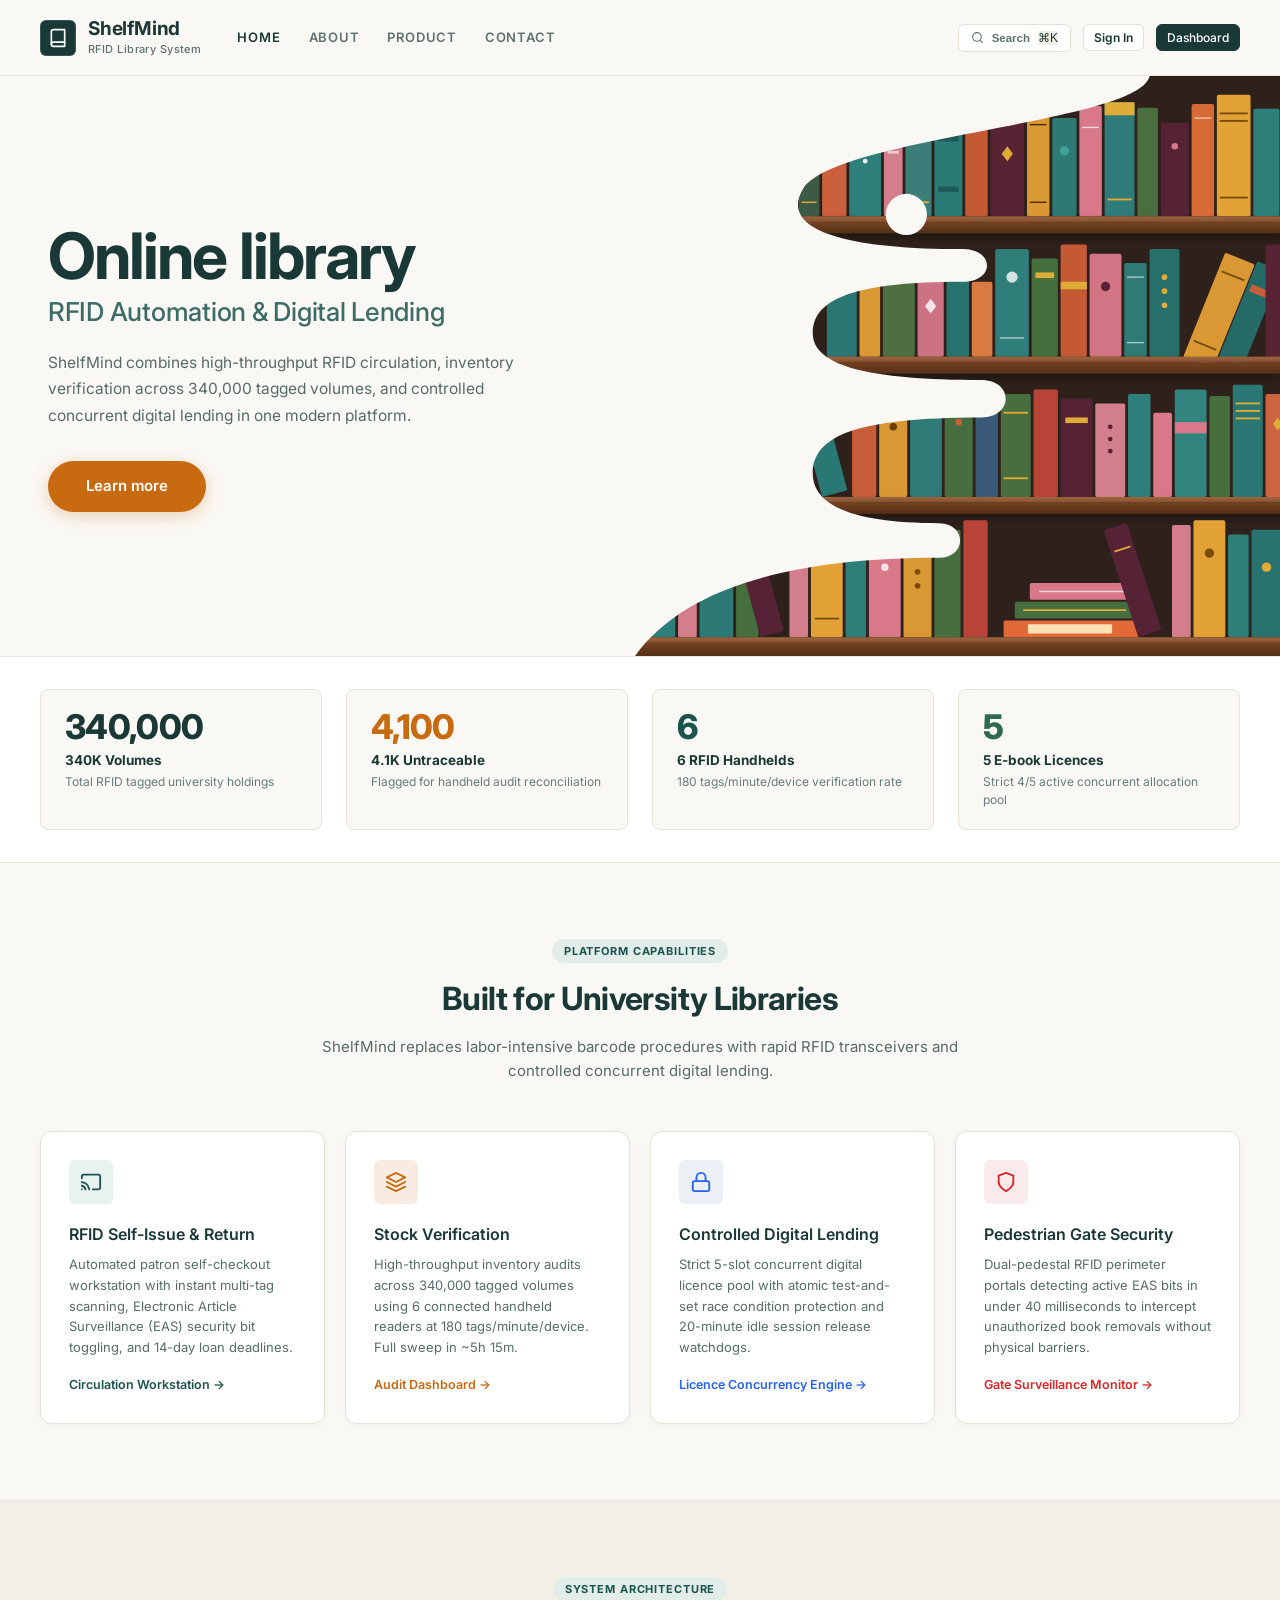
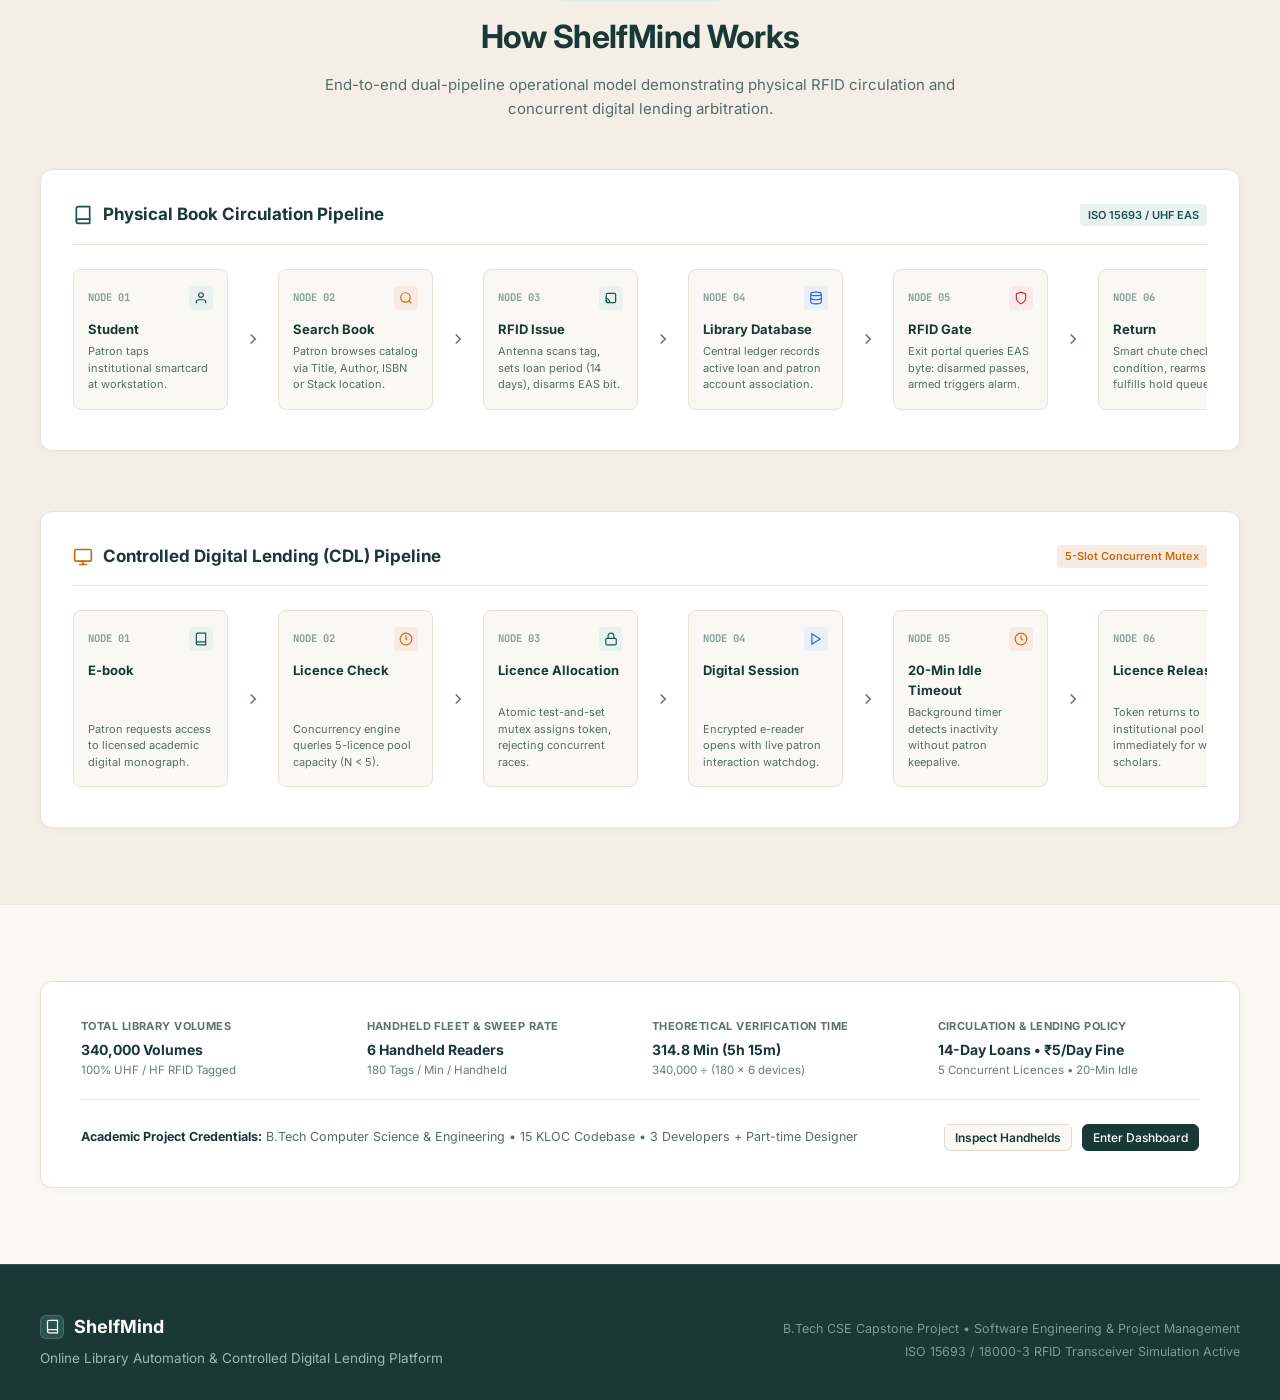
<file: index.html>
<!DOCTYPE html>
<html lang="en">
<head>
  <meta charset="UTF-8">
  <meta name="viewport" content="width=device-width, initial-scale=1.0">
  <title>ShelfMind | Online Library &amp; RFID Automation Platform</title>
  <meta name="description" content="Production-ready academic library automation platform combining high-frequency RFID circulation, 340K-volume stock verification, and controlled concurrent digital lending.">
  <link rel="stylesheet" href="css/style.css">
  <link rel="stylesheet" href="css/responsive.css">
</head>
<body class="landing-page-warm">

  <!-- Minimalist Editorial Top Navigation (Matching Reference Image) -->
  <header class="warm-nav">
    <div class="warm-nav-inner">
      <div class="warm-nav-left">
        <a href="index.html" class="brand-link" style="text-decoration: none;">
          <div class="brand-icon" style="background-color: #193836; color: #FFFFFF;">
            <svg width="20" height="20" viewBox="0 0 24 24" fill="none" stroke="currentColor" stroke-width="2" stroke-linecap="round" stroke-linejoin="round">
              <path d="M4 19.5A2.5 2.5 0 0 1 6.5 17H20"></path>
              <path d="M6.5 2H20v20H6.5A2.5 2.5 0 0 1 4 19.5v-15A2.5 2.5 0 0 1 6.5 2z"></path>
            </svg>
          </div>
          <div>
            <span class="brand-title" style="color: #193836; font-size: 19px;">ShelfMind</span>
            <span class="brand-subtitle" style="color: #5D726F;">RFID Library System</span>
          </div>
        </a>

        <!-- Minimal Navigation Links -->
        <nav class="warm-nav-links">
          <a href="#overview" class="warm-nav-link active">Home</a>
          <a href="#features" class="warm-nav-link">About</a>
          <a href="#architecture" class="warm-nav-link">Product</a>
          <a href="#specifications" class="warm-nav-link">Contact</a>
        </nav>
      </div>

      <div style="display: flex; align-items: center; gap: 12px;">

        <button class="quick-search-trigger" onclick="openCommandPalette()" title="Press ⌘ K to search" style="background: #FFFFFF; border-color: #E5DFD4; color: #5D726F;">
          <svg width="13" height="13" viewBox="0 0 24 24" fill="none" stroke="currentColor" stroke-width="2" stroke-linecap="round" stroke-linejoin="round">
            <circle cx="11" cy="11" r="8"></circle>
            <line x1="21" y1="21" x2="16.65" y2="16.65"></line>
          </svg>
          <span style="font-size: 11.5px; font-weight: 600;">Search</span>
          <span class="kbd-badge" style="background: #F4EFE6; color: #193836; border-color: #E2DBD0;">⌘K</span>
        </button>

        <a href="login.html" class="btn btn-secondary btn-sm" style="background: #FFFFFF; color: #193836; border-color: #E5DFD4; font-weight: 600;">Sign In</a>
        <a href="dashboard.html" class="btn btn-primary btn-sm" style="background: #193836; border-color: #193836;">Dashboard</a>
      </div>
    </div>
  </header>

  <!-- ========================================================
       HERO SECTION (Exact Layout & Visual Style from Reference)
       ======================================================== -->
  <section class="warm-hero-section" id="overview">
    <div class="warm-hero-grid">
      <!-- Left Content Column -->
      <div class="warm-hero-content">

        <h1 class="warm-hero-title">
          Online library
          <span>RFID Automation &amp; Digital Lending</span>
        </h1>

        <p class="warm-hero-desc">
          ShelfMind combines high-throughput RFID circulation, inventory verification across 340,000 tagged volumes, and controlled concurrent digital lending in one modern platform.
        </p>

        <div>
          <!-- The Signature Warm Amber Pill Button from Reference Image -->
          <a href="dashboard.html" class="btn-pill-amber" id="btnLearnMore">
            Learn more
          </a>
        </div>

      </div>

      <!-- Right Visual Column: Vector Bookshelf with Fluid Wave Cutout Mask -->
      <div class="warm-hero-graphic">
        <img src="assets/bookshelf-hero.svg" alt="Online Library Bookshelf Vector Illustration with Smooth Wave Mask" />
      </div>
    </div>
  </section>

  <!-- ========================================================
       KEY METRICS COUNTER BAR (Warm Editorial Style)
       ======================================================== -->
  <div class="warm-metrics-strip">
    <div class="metrics-strip-container">
      <div class="warm-metric-card">
        <div class="warm-metric-num">340,000</div>
        <div class="warm-metric-label">340K Volumes</div>
        <div class="warm-metric-sub">Total RFID tagged university holdings</div>
      </div>
      <div class="warm-metric-card">
        <div class="warm-metric-num" style="color: #C86A10;">4,100</div>
        <div class="warm-metric-label">4.1K Untraceable</div>
        <div class="warm-metric-sub">Flagged for handheld audit reconciliation</div>
      </div>
      <div class="warm-metric-card">
        <div class="warm-metric-num" style="color: #1B544E;">6</div>
        <div class="warm-metric-label">6 RFID Handhelds</div>
        <div class="warm-metric-sub">180 tags/minute/device verification rate</div>
      </div>
      <div class="warm-metric-card">
        <div class="warm-metric-num" style="color: #2D6A4F;">5</div>
        <div class="warm-metric-label">5 E-book Licences</div>
        <div class="warm-metric-sub">Strict 4/5 active concurrent allocation pool</div>
      </div>
    </div>
  </div>

  <!-- ========================================================
       CORE MODULES / PLATFORM CAPABILITIES
       ======================================================== -->
  <section class="warm-section" id="features">
    <div class="landing-section-header">
      <span class="warm-section-badge">Platform Capabilities</span>
      <h2 class="warm-section-title">Built for University Libraries</h2>
      <p class="warm-section-desc">
        ShelfMind replaces labor-intensive barcode procedures with rapid RFID transceivers and controlled concurrent digital lending.
      </p>
    </div>

    <div class="feature-pillars-grid">
      <!-- Pillar 1 -->
      <div class="warm-card">
        <div class="pillar-icon-box" style="background-color: #EAF2F0; color: #1B544E;">
          <svg width="22" height="22" viewBox="0 0 24 24" fill="none" stroke="currentColor" stroke-width="2" stroke-linecap="round" stroke-linejoin="round">
            <path d="M2 16.1A5 5 0 0 1 5.9 20M2 12.05A9 9 0 0 1 9.95 20M2 8V6a2 2 0 0 1 2-2h16a2 2 0 0 1 2 2v12a2 2 0 0 1-2 2h-6"></path>
            <line x1="2" y1="20" x2="2.01" y2="20"></line>
          </svg>
        </div>
        <h3 class="pillar-title" style="color: #193836;">RFID Self-Issue &amp; Return</h3>
        <p class="pillar-desc">
          Automated patron self-checkout workstation with instant multi-tag scanning, Electronic Article Surveillance (EAS) security bit toggling, and 14-day loan deadlines.
        </p>
        <a href="issue-return.html" class="pillar-link" style="color: #1B544E;">Circulation Workstation →</a>
      </div>

      <!-- Pillar 2 -->
      <div class="warm-card">
        <div class="pillar-icon-box" style="background-color: #F8ECE2; color: #C86A10;">
          <svg width="22" height="22" viewBox="0 0 24 24" fill="none" stroke="currentColor" stroke-width="2" stroke-linecap="round" stroke-linejoin="round">
            <polygon points="12 2 2 7 12 12 22 7 12 2"></polygon>
            <polyline points="2 17 12 22 22 17"></polyline>
            <polyline points="2 12 12 17 22 12"></polyline>
          </svg>
        </div>
        <h3 class="pillar-title" style="color: #193836;">Stock Verification</h3>
        <p class="pillar-desc">
          High-throughput inventory audits across 340,000 tagged volumes using 6 connected handheld readers at 180 tags/minute/device. Full sweep in ~5h 15m.
        </p>
        <a href="stock-verification.html" class="pillar-link" style="color: #C86A10;">Audit Dashboard →</a>
      </div>

      <!-- Pillar 3 -->
      <div class="warm-card">
        <div class="pillar-icon-box" style="background-color: #EAF0F6; color: #2563EB;">
          <svg width="22" height="22" viewBox="0 0 24 24" fill="none" stroke="currentColor" stroke-width="2" stroke-linecap="round" stroke-linejoin="round">
            <rect x="3" y="11" width="18" height="11" rx="2" ry="2"></rect>
            <path d="M7 11V7a5 5 0 0 1 10 0v4"></path>
          </svg>
        </div>
        <h3 class="pillar-title" style="color: #193836;">Controlled Digital Lending</h3>
        <p class="pillar-desc">
          Strict 5-slot concurrent digital licence pool with atomic test-and-set race condition protection and 20-minute idle session release watchdogs.
        </p>
        <a href="digital-library.html" class="pillar-link" style="color: #2563EB;">Licence Concurrency Engine →</a>
      </div>

      <!-- Pillar 4 -->
      <div class="warm-card">
        <div class="pillar-icon-box" style="background-color: #FBEAEB; color: #DC2626;">
          <svg width="22" height="22" viewBox="0 0 24 24" fill="none" stroke="currentColor" stroke-width="2" stroke-linecap="round" stroke-linejoin="round">
            <path d="M12 22s8-4 8-10V5l-8-3-8 3v7c0 6 8 10 8 10z"></path>
          </svg>
        </div>
        <h3 class="pillar-title" style="color: #193836;">Pedestrian Gate Security</h3>
        <p class="pillar-desc">
          Dual-pedestal RFID perimeter portals detecting active EAS bits in under 40 milliseconds to intercept unauthorized book removals without physical barriers.
        </p>
        <a href="gate-security.html" class="pillar-link" style="color: #DC2626;">Gate Surveillance Monitor →</a>
      </div>
    </div>
  </section>

  <!-- ========================================================
       SYSTEM ARCHITECTURE PREVIEW: "How ShelfMind Works"
       ======================================================== -->
  <section class="warm-section alt" id="architecture">
    <div class="landing-section-header">
      <span class="warm-section-badge">System Architecture</span>
      <h2 class="warm-section-title">How ShelfMind Works</h2>
      <p class="warm-section-desc">
        End-to-end dual-pipeline operational model demonstrating physical RFID circulation and concurrent digital lending arbitration.
      </p>
    </div>

    <div class="arch-preview-wrap">
      <!-- Pipeline 1: Physical Book Circulation -->
      <div class="warm-card" style="padding: 32px;">
        <div class="arch-pipeline-header">
          <div class="arch-pipeline-title" style="color: #193836;">
            <svg width="20" height="20" viewBox="0 0 24 24" fill="none" stroke="#1B544E" stroke-width="2" stroke-linecap="round" stroke-linejoin="round">
              <path d="M4 19.5A2.5 2.5 0 0 1 6.5 17H20"></path>
              <path d="M6.5 2H20v20H6.5A2.5 2.5 0 0 1 4 19.5v-15A2.5 2.5 0 0 1 6.5 2z"></path>
            </svg>
            Physical Book Circulation Pipeline
          </div>
          <span class="arch-pipeline-tag" style="background-color: #EAF2F0; color: #1B544E;">ISO 15693 / UHF EAS</span>
        </div>

        <div class="arch-nodes-container">
          <!-- Node 1 -->
          <div class="arch-node-item" style="background-color: #FAF8F4; border-color: #E8E2D6;">
            <div class="arch-node-top">
              <span class="arch-node-step">NODE 01</span>
              <div class="arch-node-icon" style="background-color: #EAF2F0; color: #1B544E;">
                <svg width="14" height="14" viewBox="0 0 24 24" fill="none" stroke="currentColor" stroke-width="2"><path d="M20 21v-2a4 4 0 0 0-4-4H8a4 4 0 0 0-4 4v2"></path><circle cx="12" cy="7" r="4"></circle></svg>
              </div>
            </div>
            <div class="arch-node-title" style="color: #193836;">Student</div>
            <div class="arch-node-desc">Patron taps institutional smartcard at workstation.</div>
          </div>

          <div class="arch-node-arrow">
            <svg width="18" height="18" viewBox="0 0 24 24" fill="none" stroke="#5D726F" stroke-width="2"><polyline points="9 18 15 12 9 6"></polyline></svg>
          </div>

          <!-- Node 2 -->
          <div class="arch-node-item" style="background-color: #FAF8F4; border-color: #E8E2D6;">
            <div class="arch-node-top">
              <span class="arch-node-step">NODE 02</span>
              <div class="arch-node-icon" style="background-color: #F8ECE2; color: #C86A10;">
                <svg width="14" height="14" viewBox="0 0 24 24" fill="none" stroke="currentColor" stroke-width="2"><circle cx="11" cy="11" r="8"></circle><line x1="21" y1="21" x2="16.65" y2="16.65"></line></svg>
              </div>
            </div>
            <div class="arch-node-title" style="color: #193836;">Search Book</div>
            <div class="arch-node-desc">Patron browses catalog via Title, Author, ISBN or Stack location.</div>
          </div>

          <div class="arch-node-arrow">
            <svg width="18" height="18" viewBox="0 0 24 24" fill="none" stroke="#5D726F" stroke-width="2"><polyline points="9 18 15 12 9 6"></polyline></svg>
          </div>

          <!-- Node 3 -->
          <div class="arch-node-item" style="background-color: #FAF8F4; border-color: #E8E2D6;">
            <div class="arch-node-top">
              <span class="arch-node-step">NODE 03</span>
              <div class="arch-node-icon" style="background-color: #EAF2F0; color: #1B544E;">
                <svg width="14" height="14" viewBox="0 0 24 24" fill="none" stroke="currentColor" stroke-width="2"><path d="M2 16.1A5 5 0 0 1 5.9 20M2 12.05A9 9 0 0 1 9.95 20"></path><rect x="4" y="4" width="16" height="16" rx="2"></rect></svg>
              </div>
            </div>
            <div class="arch-node-title" style="color: #193836;">RFID Issue</div>
            <div class="arch-node-desc">Antenna scans tag, sets loan period (14 days), disarms EAS bit.</div>
          </div>

          <div class="arch-node-arrow">
            <svg width="18" height="18" viewBox="0 0 24 24" fill="none" stroke="#5D726F" stroke-width="2"><polyline points="9 18 15 12 9 6"></polyline></svg>
          </div>

          <!-- Node 4 -->
          <div class="arch-node-item" style="background-color: #FAF8F4; border-color: #E8E2D6;">
            <div class="arch-node-top">
              <span class="arch-node-step">NODE 04</span>
              <div class="arch-node-icon" style="background-color: #EAF0F6; color: #2563EB;">
                <svg width="14" height="14" viewBox="0 0 24 24" fill="none" stroke="currentColor" stroke-width="2"><ellipse cx="12" cy="5" rx="9" ry="3"></ellipse><path d="M21 12c0 1.66-4 3-9 3s-9-1.34-9-3"></path><path d="M3 5v14c0 1.66 4 3 9 3s9-1.34 9-3V5"></path></svg>
              </div>
            </div>
            <div class="arch-node-title" style="color: #193836;">Library Database</div>
            <div class="arch-node-desc">Central ledger records active loan and patron account association.</div>
          </div>

          <div class="arch-node-arrow">
            <svg width="18" height="18" viewBox="0 0 24 24" fill="none" stroke="#5D726F" stroke-width="2"><polyline points="9 18 15 12 9 6"></polyline></svg>
          </div>

          <!-- Node 5 -->
          <div class="arch-node-item" style="background-color: #FAF8F4; border-color: #E8E2D6;">
            <div class="arch-node-top">
              <span class="arch-node-step">NODE 05</span>
              <div class="arch-node-icon" style="background-color: #FBEAEB; color: #DC2626;">
                <svg width="14" height="14" viewBox="0 0 24 24" fill="none" stroke="currentColor" stroke-width="2"><path d="M12 22s8-4 8-10V5l-8-3-8 3v7c0 6 8 10 8 10z"></path></svg>
              </div>
            </div>
            <div class="arch-node-title" style="color: #193836;">RFID Gate</div>
            <div class="arch-node-desc">Exit portal queries EAS byte: disarmed passes, armed triggers alarm.</div>
          </div>

          <div class="arch-node-arrow">
            <svg width="18" height="18" viewBox="0 0 24 24" fill="none" stroke="#5D726F" stroke-width="2"><polyline points="9 18 15 12 9 6"></polyline></svg>
          </div>

          <!-- Node 6 -->
          <div class="arch-node-item" style="background-color: #FAF8F4; border-color: #E8E2D6;">
            <div class="arch-node-top">
              <span class="arch-node-step">NODE 06</span>
              <div class="arch-node-icon" style="background-color: #EAF2F0; color: #1B544E;">
                <svg width="14" height="14" viewBox="0 0 24 24" fill="none" stroke="currentColor" stroke-width="2"><polyline points="1 4 1 10 7 10"></polyline><path d="M3.51 15a9 9 0 1 0 2.13-9.36L1 10"></path></svg>
              </div>
            </div>
            <div class="arch-node-title" style="color: #193836;">Return</div>
            <div class="arch-node-desc">Smart chute checks condition, rearms EAS, fulfills hold queue.</div>
          </div>
        </div>
      </div>

      <!-- Pipeline 2: Controlled Digital Lending -->
      <div class="warm-card" style="padding: 32px; margin-top: 24px;">
        <div class="arch-pipeline-header">
          <div class="arch-pipeline-title" style="color: #193836;">
            <svg width="20" height="20" viewBox="0 0 24 24" fill="none" stroke="#C86A10" stroke-width="2" stroke-linecap="round" stroke-linejoin="round">
              <rect x="2" y="3" width="20" height="14" rx="2" ry="2"></rect>
              <line x1="8" y1="21" x2="16" y2="21"></line>
              <line x1="12" y1="17" x2="12" y2="21"></line>
            </svg>
            Controlled Digital Lending (CDL) Pipeline
          </div>
          <span class="arch-pipeline-tag" style="background-color: #F8ECE2; color: #C86A10;">5-Slot Concurrent Mutex</span>
        </div>

        <div class="arch-nodes-container">
          <!-- Node 1 -->
          <div class="arch-node-item" style="background-color: #FAF8F4; border-color: #E8E2D6;">
            <div class="arch-node-top">
              <span class="arch-node-step">NODE 01</span>
              <div class="arch-node-icon" style="background-color: #EAF2F0; color: #1B544E;">
                <svg width="14" height="14" viewBox="0 0 24 24" fill="none" stroke="currentColor" stroke-width="2"><path d="M4 19.5A2.5 2.5 0 0 1 6.5 17H20"></path><path d="M6.5 2H20v20H6.5A2.5 2.5 0 0 1 4 19.5v-15A2.5 2.5 0 0 1 6.5 2z"></path></svg>
              </div>
            </div>
            <div class="arch-node-title" style="color: #193836;">E-book</div>
            <div class="arch-node-desc">Patron requests access to licensed academic digital monograph.</div>
          </div>

          <div class="arch-node-arrow">
            <svg width="18" height="18" viewBox="0 0 24 24" fill="none" stroke="#5D726F" stroke-width="2"><polyline points="9 18 15 12 9 6"></polyline></svg>
          </div>

          <!-- Node 2 -->
          <div class="arch-node-item" style="background-color: #FAF8F4; border-color: #E8E2D6;">
            <div class="arch-node-top">
              <span class="arch-node-step">NODE 02</span>
              <div class="arch-node-icon" style="background-color: #F8ECE2; color: #C86A10;">
                <svg width="14" height="14" viewBox="0 0 24 24" fill="none" stroke="currentColor" stroke-width="2"><circle cx="12" cy="12" r="10"></circle><polyline points="12 6 12 12 14 14"></polyline></svg>
              </div>
            </div>
            <div class="arch-node-title" style="color: #193836;">Licence Check</div>
            <div class="arch-node-desc">Concurrency engine queries 5-licence pool capacity (N &lt; 5).</div>
          </div>

          <div class="arch-node-arrow">
            <svg width="18" height="18" viewBox="0 0 24 24" fill="none" stroke="#5D726F" stroke-width="2"><polyline points="9 18 15 12 9 6"></polyline></svg>
          </div>

          <!-- Node 3 -->
          <div class="arch-node-item" style="background-color: #FAF8F4; border-color: #E8E2D6;">
            <div class="arch-node-top">
              <span class="arch-node-step">NODE 03</span>
              <div class="arch-node-icon" style="background-color: #EAF2F0; color: #1B544E;">
                <svg width="14" height="14" viewBox="0 0 24 24" fill="none" stroke="currentColor" stroke-width="2"><rect x="3" y="11" width="18" height="11" rx="2" ry="2"></rect><path d="M7 11V7a5 5 0 0 1 10 0v4"></path></svg>
              </div>
            </div>
            <div class="arch-node-title" style="color: #193836;">Licence Allocation</div>
            <div class="arch-node-desc">Atomic test-and-set mutex assigns token, rejecting concurrent races.</div>
          </div>

          <div class="arch-node-arrow">
            <svg width="18" height="18" viewBox="0 0 24 24" fill="none" stroke="#5D726F" stroke-width="2"><polyline points="9 18 15 12 9 6"></polyline></svg>
          </div>

          <!-- Node 4 -->
          <div class="arch-node-item" style="background-color: #FAF8F4; border-color: #E8E2D6;">
            <div class="arch-node-top">
              <span class="arch-node-step">NODE 04</span>
              <div class="arch-node-icon" style="background-color: #EAF0F6; color: #2563EB;">
                <svg width="14" height="14" viewBox="0 0 24 24" fill="none" stroke="currentColor" stroke-width="2"><polygon points="5 3 19 12 5 21 5 3"></polygon></svg>
              </div>
            </div>
            <div class="arch-node-title" style="color: #193836;">Digital Session</div>
            <div class="arch-node-desc">Encrypted e-reader opens with live patron interaction watchdog.</div>
          </div>

          <div class="arch-node-arrow">
            <svg width="18" height="18" viewBox="0 0 24 24" fill="none" stroke="#5D726F" stroke-width="2"><polyline points="9 18 15 12 9 6"></polyline></svg>
          </div>

          <!-- Node 5 -->
          <div class="arch-node-item" style="background-color: #FAF8F4; border-color: #E8E2D6;">
            <div class="arch-node-top">
              <span class="arch-node-step">NODE 05</span>
              <div class="arch-node-icon" style="background-color: #F8ECE2; color: #C86A10;">
                <svg width="14" height="14" viewBox="0 0 24 24" fill="none" stroke="currentColor" stroke-width="2"><circle cx="12" cy="12" r="10"></circle><polyline points="12 6 12 12 16 14"></polyline></svg>
              </div>
            </div>
            <div class="arch-node-title" style="color: #193836;">20-Min Idle Timeout</div>
            <div class="arch-node-desc">Background timer detects inactivity without patron keepalive.</div>
          </div>

          <div class="arch-node-arrow">
            <svg width="18" height="18" viewBox="0 0 24 24" fill="none" stroke="#5D726F" stroke-width="2"><polyline points="9 18 15 12 9 6"></polyline></svg>
          </div>

          <!-- Node 6 -->
          <div class="arch-node-item" style="background-color: #FAF8F4; border-color: #E8E2D6;">
            <div class="arch-node-top">
              <span class="arch-node-step">NODE 06</span>
              <div class="arch-node-icon" style="background-color: #EAF2F0; color: #1B544E;">
                <svg width="14" height="14" viewBox="0 0 24 24" fill="none" stroke="currentColor" stroke-width="2"><polyline points="20 6 9 17 4 12"></polyline></svg>
              </div>
            </div>
            <div class="arch-node-title" style="color: #193836;">Licence Released</div>
            <div class="arch-node-desc">Token returns to institutional pool immediately for waiting scholars.</div>
          </div>
        </div>
      </div>
    </div>
  </section>

  <!-- ========================================================
       TECHNICAL SPECIFICATIONS & ACADEMIC CREDENTIALS
       ======================================================== -->
  <section class="warm-section" id="specifications">
    <div class="warm-card" style="max-width: 1240px; margin: 0 auto; padding: 36px 40px;">
      <div class="specs-grid-inner" style="border-bottom: 1px solid #ECE6DB; margin-bottom: 24px;">
        <div class="spec-item-box">
          <div class="spec-item-title" style="color: #5D726F;">Total Library Volumes</div>
          <div class="spec-item-val" style="color: #193836;">340,000 Volumes</div>
          <div class="spec-item-sub" style="color: #657D7A;">100% UHF / HF RFID Tagged</div>
        </div>
        <div class="spec-item-box">
          <div class="spec-item-title" style="color: #5D726F;">Handheld Fleet &amp; Sweep Rate</div>
          <div class="spec-item-val" style="color: #193836;">6 Handheld Readers</div>
          <div class="spec-item-sub" style="color: #657D7A;">180 Tags / Min / Handheld</div>
        </div>
        <div class="spec-item-box">
          <div class="spec-item-title" style="color: #5D726F;">Theoretical Verification Time</div>
          <div class="spec-item-val" style="color: #193836;">314.8 Min (5h 15m)</div>
          <div class="spec-item-sub" style="color: #657D7A;">340,000 ÷ (180 × 6 devices)</div>
        </div>
        <div class="spec-item-box">
          <div class="spec-item-title" style="color: #5D726F;">Circulation &amp; Lending Policy</div>
          <div class="spec-item-val" style="color: #193836;">14-Day Loans • ₹5/Day Fine</div>
          <div class="spec-item-sub" style="color: #657D7A;">5 Concurrent Licences • 20-Min Idle</div>
        </div>
      </div>

      <div class="academic-team-line">
        <div>
          <strong style="color: #193836;">Academic Project Credentials:</strong>
          <span style="color: #556B68;"> B.Tech Computer Science &amp; Engineering • 15 KLOC Codebase • 3 Developers + Part-time Designer</span>
        </div>
        <div style="display: flex; gap: 10px;">
          <a href="stock-verification.html" class="btn btn-secondary btn-sm" style="background: #FAF8F4; border-color: #E2DBD0; color: #193836; font-weight: 600;">Inspect Handhelds</a>
          <a href="dashboard.html" class="btn btn-primary btn-sm" style="background: #193836; border-color: #193836;">Enter Dashboard</a>
        </div>
      </div>
    </div>
  </section>

  <!-- ========================================================
       FOOTER (Deep Forest Teal Theme)
       ======================================================== -->
  <footer class="warm-footer">
    <div class="warm-footer-inner">
      <div>
        <div style="display: flex; align-items: center; gap: 10px; margin-bottom: 8px;">
          <div class="brand-icon" style="width: 24px; height: 24px; background: #2A544F;">
            <svg width="15" height="15" viewBox="0 0 24 24" fill="none" stroke="#FFFFFF" stroke-width="2"><path d="M4 19.5A2.5 2.5 0 0 1 6.5 17H20"></path><path d="M6.5 2H20v20H6.5A2.5 2.5 0 0 1 4 19.5v-15A2.5 2.5 0 0 1 6.5 2z"></path></svg>
          </div>
          <span style="font-size: 18px; font-weight: 700; color: #FFFFFF;">ShelfMind</span>
        </div>
        <p style="font-size: 13.5px; color: #9BB8B4; margin: 0;">Online Library Automation &amp; Controlled Digital Lending Platform</p>
      </div>

      <div style="font-size: 12.5px; color: #7B9B97; text-align: right;">
        <div>B.Tech CSE Capstone Project • Software Engineering &amp; Project Management</div>
        <div style="margin-top: 4px;">ISO 15693 / 18000-3 RFID Transceiver Simulation Active</div>
      </div>
    </div>
  </footer>

  <!-- Global Command Palette Modal (⌘ K) -->
  <div class="command-palette-overlay" id="commandPalette" onclick="handlePaletteBackdrop(event)">
    <div class="command-palette-box" onclick="event.stopPropagation()">
      <div class="command-search-bar">
        <svg width="18" height="18" viewBox="0 0 24 24" fill="none" stroke="currentColor" stroke-width="2" stroke-linecap="round" stroke-linejoin="round">
          <circle cx="11" cy="11" r="8"></circle>
          <line x1="21" y1="21" x2="16.65" y2="16.65"></line>
        </svg>
        <input type="text" id="commandInput" placeholder="Type a command or jump to page... (e.g. books, scan, stock)" oninput="filterCommandPalette(this.value)">
        <span class="kbd-badge">ESC</span>
      </div>
      <div class="command-items-list" id="commandItemsList">
        <div class="command-group-title">Navigation Shortcuts</div>
        <a href="dashboard.html" class="command-item">
          <div class="command-item-left">
            <svg width="14" height="14" viewBox="0 0 24 24" fill="none" stroke="currentColor" stroke-width="2"><rect x="3" y="3" width="7" height="7"></rect><rect x="14" y="3" width="7" height="7"></rect><rect x="14" y="14" width="7" height="7"></rect><rect x="3" y="14" width="7" height="7"></rect></svg>
            <span>Overview Dashboard</span>
          </div>
          <span style="font-size: 11px; color: var(--text-muted);">Jump</span>
        </a>
        <a href="books.html" class="command-item">
          <div class="command-item-left">
            <svg width="14" height="14" viewBox="0 0 24 24" fill="none" stroke="currentColor" stroke-width="2"><path d="M4 19.5A2.5 2.5 0 0 1 6.5 17H20"></path><path d="M6.5 2H20v20H6.5A2.5 2.5 0 0 1 4 19.5v-15A2.5 2.5 0 0 1 6.5 2z"></path></svg>
            <span>Search Books &amp; Inventory</span>
          </div>
          <span style="font-size: 11px; color: var(--text-muted);">Jump</span>
        </a>
        <a href="issue-return.html" class="command-item">
          <div class="command-item-left">
            <svg width="14" height="14" viewBox="0 0 24 24" fill="none" stroke="currentColor" stroke-width="2"><path d="M2 16.1A5 5 0 0 1 5.9 20M2 12.05A9 9 0 0 1 9.95 20"></path></svg>
            <span>RFID Issue &amp; Return Station</span>
          </div>
          <span style="font-size: 11px; color: var(--text-muted);">Circulation</span>
        </a>
        <a href="stock-verification.html" class="command-item">
          <div class="command-item-left">
            <svg width="14" height="14" viewBox="0 0 24 24" fill="none" stroke="currentColor" stroke-width="2"><polygon points="12 2 2 7 12 12 22 7 12 2"></polygon></svg>
            <span>Start Stock Verification (6 Handhelds)</span>
          </div>
          <span style="font-size: 11px; color: var(--text-muted);">Operations</span>
        </a>
        <a href="digital-library.html" class="command-item">
          <div class="command-item-left">
            <svg width="14" height="14" viewBox="0 0 24 24" fill="none" stroke="currentColor" stroke-width="2"><rect x="3" y="11" width="18" height="11" rx="2" ry="2"></rect></svg>
            <span>Controlled Digital Lending &amp; Race Condition Demo</span>
          </div>
          <span style="font-size: 11px; color: var(--text-muted);">5-Slot Pool</span>
        </a>
        <a href="gate-security.html" class="command-item">
          <div class="command-item-left">
            <svg width="14" height="14" viewBox="0 0 24 24" fill="none" stroke="currentColor" stroke-width="2"><path d="M12 22s8-4 8-10V5l-8-3-8 3v7c0 6 8 10 8 10z"></path></svg>
            <span>Gate Security Surveillance Monitor</span>
          </div>
          <span style="font-size: 11px; color: var(--text-muted);">EAS Bit</span>
        </a>
        <a href="reports.html" class="command-item">
          <div class="command-item-left">
            <svg width="14" height="14" viewBox="0 0 24 24" fill="none" stroke="currentColor" stroke-width="2"><line x1="18" y1="20" x2="18" y2="10"></line><line x1="12" y1="20" x2="12" y2="4"></line><line x1="6" y1="20" x2="6" y2="14"></line></svg>
            <span>Analytics &amp; Audit Reports</span>
          </div>
          <span style="font-size: 11px; color: var(--text-muted);">Charts</span>
        </a>
      </div>
    </div>
  </div>

  <div id="toast-container"></div>

  <script src="js/mock-data.js"></script>
  <script src="js/app.js"></script>
</body>
</html>
</file>
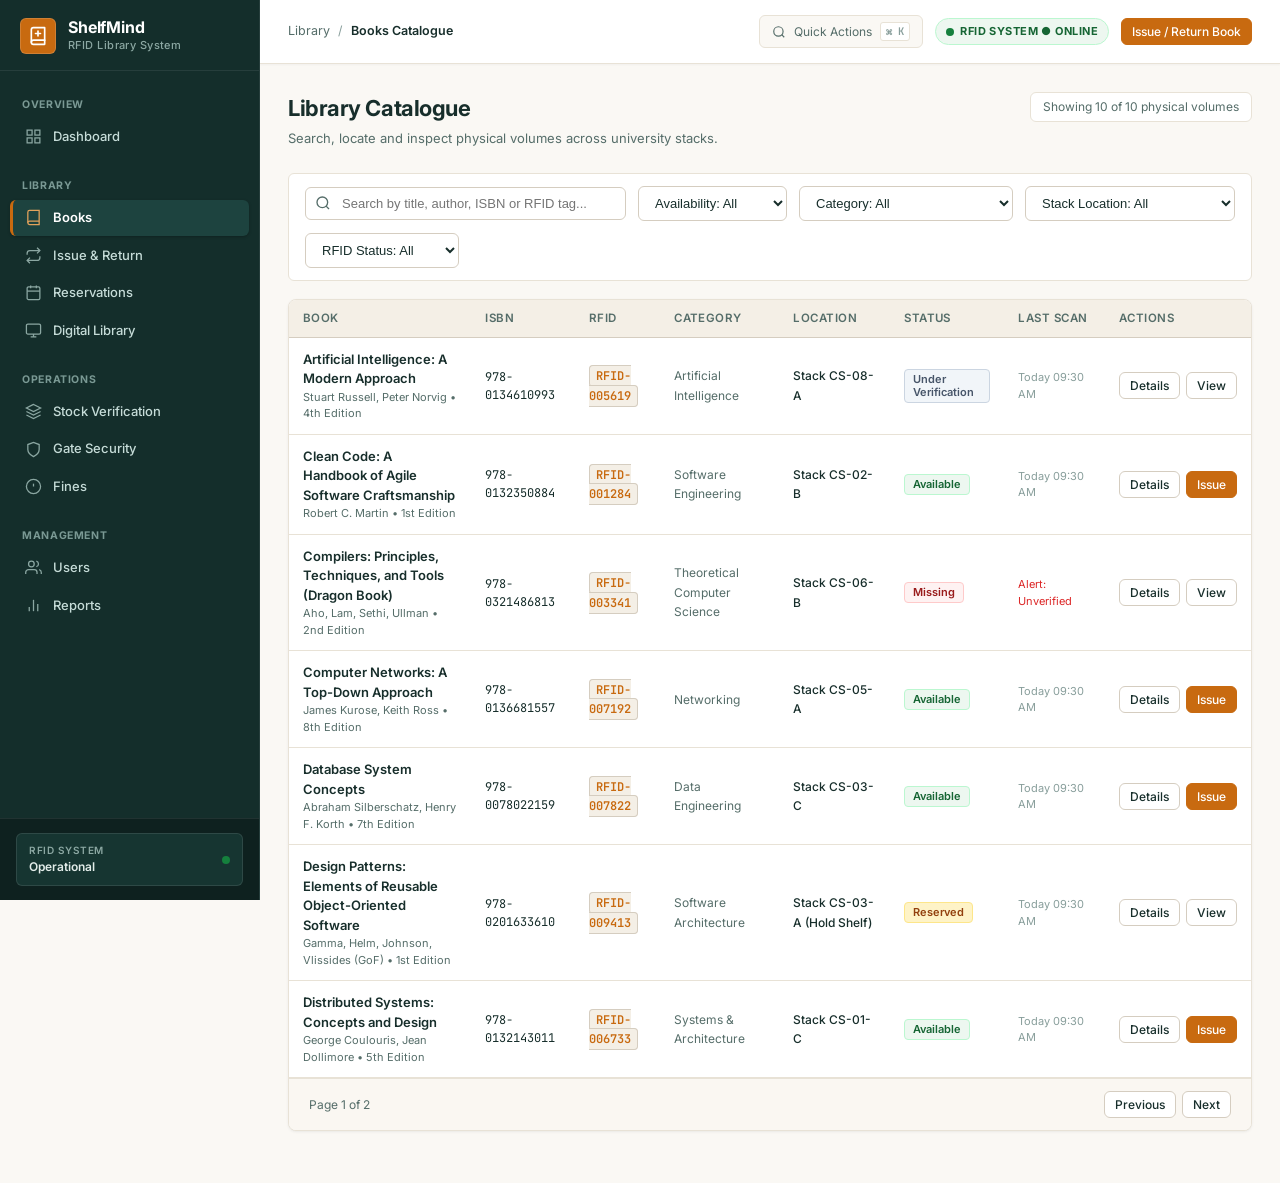
<file: books.html>
<!DOCTYPE html>
<html lang="en">
<head>
  <meta charset="UTF-8">
  <meta name="viewport" content="width=device-width, initial-scale=1.0">
  <title>Library Catalogue | ShelfMind RFID System</title>
  <link rel="stylesheet" href="css/style.css">
  <link rel="stylesheet" href="css/responsive.css">
</head>
<body>

  <div class="app-layout">
    <!-- Production Sidebar -->
    <aside class="sidebar">
      <div class="sidebar-header">
        <a href="dashboard.html" class="brand-link">
          <div class="brand-icon">
            <svg width="20" height="20" viewBox="0 0 24 24" fill="none" stroke="currentColor" stroke-width="2" stroke-linecap="round" stroke-linejoin="round">
              <path d="M4 19.5A2.5 2.5 0 0 1 6.5 17H20"></path>
              <path d="M6.5 2H20v20H6.5A2.5 2.5 0 0 1 4 19.5v-15A2.5 2.5 0 0 1 6.5 2z"></path>
              <path d="M12 6v6"></path>
              <path d="M9 9h6"></path>
            </svg>
          </div>
          <div>
            <span class="brand-title">ShelfMind</span>
            <span class="brand-subtitle">RFID Library System</span>
          </div>
        </a>
      </div>

      <div class="sidebar-content">
        <div class="nav-section-title">Overview</div>
        <ul class="sidebar-nav">
          <li>
            <a href="dashboard.html">
              <svg viewBox="0 0 24 24" fill="none" stroke="currentColor"><rect x="3" y="3" width="7" height="7"></rect><rect x="14" y="3" width="7" height="7"></rect><rect x="14" y="14" width="7" height="7"></rect><rect x="3" y="14" width="7" height="7"></rect></svg>
              <span>Dashboard</span>
            </a>
          </li>
        </ul>

        <div class="nav-section-title">Library</div>
        <ul class="sidebar-nav">
          <li>
            <a href="books.html" class="active">
              <svg viewBox="0 0 24 24" fill="none" stroke="currentColor"><path d="M4 19.5A2.5 2.5 0 0 1 6.5 17H20"></path><path d="M6.5 2H20v20H6.5A2.5 2.5 0 0 1 4 19.5v-15A2.5 2.5 0 0 1 6.5 2z"></path></svg>
              <span>Books</span>
            </a>
          </li>
          <li>
            <a href="issue-return.html">
              <svg viewBox="0 0 24 24" fill="none" stroke="currentColor"><polyline points="17 1 21 5 17 9"></polyline><path d="M3 11V9a4 4 0 0 1 4-4h14"></path><polyline points="7 23 3 19 7 15"></polyline><path d="M21 13v2a4 4 0 0 1-4 4H3"></path></svg>
              <span>Issue & Return</span>
            </a>
          </li>
          <li>
            <a href="reservations.html">
              <svg viewBox="0 0 24 24" fill="none" stroke="currentColor"><rect x="3" y="4" width="18" height="18" rx="2" ry="2"></rect><line x1="16" y1="2" x2="16" y2="6"></line><line x1="8" y1="2" x2="8" y2="6"></line><line x1="3" y1="10" x2="21" y2="10"></line></svg>
              <span>Reservations</span>
            </a>
          </li>
          <li>
            <a href="digital-library.html">
              <svg viewBox="0 0 24 24" fill="none" stroke="currentColor"><rect x="2" y="3" width="20" height="14" rx="2" ry="2"></rect><line x1="8" y1="21" x2="16" y2="21"></line><line x1="12" y1="17" x2="12" y2="21"></line></svg>
              <span>Digital Library</span>
            </a>
          </li>
        </ul>

        <div class="nav-section-title">Operations</div>
        <ul class="sidebar-nav">
          <li>
            <a href="stock-verification.html">
              <svg viewBox="0 0 24 24" fill="none" stroke="currentColor"><polygon points="12 2 2 7 12 12 22 7 12 2"></polygon><polyline points="2 17 12 22 22 17"></polyline><polyline points="2 12 12 17 22 12"></polyline></svg>
              <span>Stock Verification</span>
            </a>
          </li>
          <li>
            <a href="gate-security.html">
              <svg viewBox="0 0 24 24" fill="none" stroke="currentColor"><path d="M12 22s8-4 8-10V5l-8-3-8 3v7c0 6 8 10 8 10z"></path></svg>
              <span>Gate Security</span>
            </a>
          </li>
          <li>
            <a href="fines.html">
              <svg viewBox="0 0 24 24" fill="none" stroke="currentColor"><circle cx="12" cy="12" r="10"></circle><line x1="12" y1="8" x2="12" y2="12"></line><line x1="12" y1="16" x2="12.01" y2="16"></line></svg>
              <span>Fines</span>
            </a>
          </li>
        </ul>

        <div class="nav-section-title">Management</div>
        <ul class="sidebar-nav">
          <li>
            <a href="users.html">
              <svg viewBox="0 0 24 24" fill="none" stroke="currentColor"><path d="M17 21v-2a4 4 0 0 0-4-4H5a4 4 0 0 0-4 4v2"></path><circle cx="9" cy="7" r="4"></circle><path d="M23 21v-2a4 4 0 0 0-3-3.87"></path><path d="M16 3.13a4 4 0 0 1 0 7.75"></path></svg>
              <span>Users</span>
            </a>
          </li>
          <li>
            <a href="reports.html">
              <svg viewBox="0 0 24 24" fill="none" stroke="currentColor"><line x1="18" y1="20" x2="18" y2="10"></line><line x1="12" y1="20" x2="12" y2="4"></line><line x1="6" y1="20" x2="6" y2="14"></line></svg>
              <span>Reports</span>
            </a>
          </li>
        </ul>
      </div>

      <div class="sidebar-footer">
        <div class="rfid-status-badge">
          <div>
            <span class="rfid-label">RFID SYSTEM</span>
            <span class="rfid-name">Operational</span>
          </div>
          <span class="status-dot pulse-green"></span>
        </div>
      </div>
    </aside>

    <!-- Main Wrapper -->
    <div class="main-wrapper">
      <header class="topbar">
        <div class="topbar-left">
          <button class="mobile-nav-toggle" id="mobileNavToggle" aria-label="Toggle Navigation">
            <svg width="20" height="20" viewBox="0 0 24 24" fill="none" stroke="currentColor" stroke-width="2">
              <line x1="3" y1="12" x2="21" y2="12"></line>
              <line x1="3" y1="6" x2="21" y2="6"></line>
              <line x1="3" y1="18" x2="21" y2="18"></line>
            </svg>
          </button>
          
          <nav class="breadcrumbs">
            <span class="breadcrumb-item">Library</span>
            <span class="breadcrumb-separator">/</span>
            <span class="breadcrumb-active">Books Catalogue</span>
          </nav>
        </div>

        <div class="topbar-right">
          <div class="quick-search-trigger" id="quickSearchBtn">
            <svg width="14" height="14" viewBox="0 0 24 24" fill="none" stroke="currentColor" stroke-width="2"><circle cx="11" cy="11" r="8"></circle><line x1="21" y1="21" x2="16.65" y2="16.65"></line></svg>
            <span>Quick Actions</span>
            <span class="kbd-shortcut">⌘ K</span>
          </div>

          <div class="rfid-online-pill">
            <span class="status-dot pulse-green"></span>
            <span>RFID SYSTEM ● ONLINE</span>
          </div>

          <a href="issue-return.html" class="btn btn-primary btn-sm">Issue / Return Book</a>
        </div>
      </header>

      <main class="page-container">
        <!-- Page Header (Prompt Section 9) -->
        <div class="page-header">
          <div class="page-title-group">
            <h1>Library Catalogue</h1>
            <p>Search, locate and inspect physical volumes across university stacks.</p>
          </div>
          <div class="header-actions">
            <span class="sync-status-indicator" id="booksCountDisplay">
              Showing physical volumes
            </span>
          </div>
        </div>

        <!-- Filter Bar (Prompt Section 9) -->
        <div class="filter-bar">
          <div class="search-input-wrapper">
            <svg class="search-icon" width="16" height="16" viewBox="0 0 24 24" fill="none" stroke="currentColor" stroke-width="2">
              <circle cx="11" cy="11" r="8"></circle>
              <line x1="21" y1="21" x2="16.65" y2="16.65"></line>
            </svg>
            <input type="text" id="bookSearchInput" placeholder="Search by title, author, ISBN or RFID tag..." autocomplete="off">
          </div>

          <select id="filterAvailability" class="filter-select">
            <option value="all">Availability: All</option>
            <option value="Available">Available</option>
            <option value="Issued">Issued</option>
            <option value="Reserved">Reserved</option>
            <option value="Missing">Missing</option>
            <option value="Under Verification">Under Verification</option>
          </select>

          <select id="filterCategory" class="filter-select">
            <option value="all">Category: All</option>
            <option value="Software Engineering">Software Engineering</option>
            <option value="Systems & Architecture">Systems & Architecture</option>
            <option value="Algorithms & Data Structures">Algorithms & Data Structures</option>
            <option value="Networking">Networking</option>
            <option value="Theoretical Computer Science">Theoretical CS</option>
            <option value="Artificial Intelligence">Artificial Intelligence</option>
            <option value="Data Engineering">Data Engineering</option>
          </select>

          <select id="filterLocation" class="filter-select">
            <option value="all">Stack Location: All</option>
            <option value="Stack CS-01">Stack CS-01 (Architecture)</option>
            <option value="Stack CS-02">Stack CS-02 (Software Eng)</option>
            <option value="Stack CS-03">Stack CS-03 (Data & Hold)</option>
            <option value="Stack CS-04">Stack CS-04 (Algorithms)</option>
            <option value="Stack CS-05">Stack CS-05 (Networking)</option>
            <option value="Stack CS-06">Stack CS-06 (Theory)</option>
          </select>

          <select id="filterRfidStatus" class="filter-select">
            <option value="all">RFID Status: All</option>
            <option value="Active">Active Tagged</option>
            <option value="Untraced">Untraced / Missing</option>
          </select>
        </div>

        <!-- Inventory Table (Prompt Section 9) -->
        <div class="card">
          <div class="table-responsive">
            <table class="data-table">
              <thead>
                <tr>
                  <th>Book</th>
                  <th>ISBN</th>
                  <th>RFID</th>
                  <th>Category</th>
                  <th>Location</th>
                  <th>Status</th>
                  <th>Last Scan</th>
                  <th>Actions</th>
                </tr>
              </thead>
              <tbody id="booksTableBody">
                <!-- Dynamically populated by books.js -->
              </tbody>
            </table>
          </div>

          <!-- Pagination Footer -->
          <div class="card-footer" style="display:flex; justify-content:space-between; align-items:center;" id="booksPaginationControls">
            <!-- Dynamically populated by books.js -->
          </div>
        </div>
      </main>
    </div>
  </div>

  <!-- Advanced Right-Side Details Drawer (Prompt Section 10) -->
  <div class="drawer-overlay" id="bookDetailsDrawer">
    <div class="drawer-panel">
      <div class="drawer-header">
        <h2 class="drawer-title">Physical Inventory Inspection</h2>
        <button type="button" class="drawer-close-btn" onclick="closeDrawer('bookDetailsDrawer')">&times;</button>
      </div>

      <div class="drawer-body">
        <!-- Cover Art & Quick Meta -->
        <div class="drawer-cover-card">
          <div class="drawer-book-cover" id="drawerCoverVisual">
            <svg width="24" height="24" viewBox="0 0 24 24" fill="none" stroke="currentColor" stroke-width="1.8" style="margin-bottom:6px;"><path d="M4 19.5A2.5 2.5 0 0 1 6.5 17H20"></path><path d="M6.5 2H20v20H6.5A2.5 2.5 0 0 1 4 19.5v-15A2.5 2.5 0 0 1 6.5 2z"></path></svg>
            <span id="drawerCoverInitial">Clean Code</span>
          </div>
          <div>
            <div style="font-size:15px; font-weight:700; color:var(--text-primary); line-height:1.3; margin-bottom:4px;" id="drawerBookTitle">Clean Code</div>
            <div style="font-size:12px; color:var(--text-secondary); margin-bottom:8px;" id="drawerBookAuthor">Robert C. Martin</div>
            <div id="drawerBookStatus"></div>
          </div>
        </div>

        <!-- Borrower / Circulation Box -->
        <div id="drawerBorrowerInfo"></div>

        <!-- Metadata Grid -->
        <div style="background-color: var(--bg-subtle); border: 1px solid var(--border); border-radius: var(--radius-sm); padding: 14px; margin-bottom: 20px;">
          <div style="display: grid; grid-template-columns: 1fr 1fr; gap: 12px; font-size: 12px;">
            <div>
              <span style="color: var(--text-secondary); display: block;">ISBN:</span>
              <strong class="font-mono" id="drawerBookIsbn">978-0132350884</strong>
            </div>
            <div>
              <span style="color: var(--text-secondary); display: block;">RFID Tag:</span>
              <strong class="font-mono" id="drawerBookRfid" style="color: var(--blue);">RFID-001284</strong>
            </div>
            <div>
              <span style="color: var(--text-secondary); display: block;">Category:</span>
              <strong id="drawerBookCategory">Software Engineering</strong>
            </div>
            <div>
              <span style="color: var(--text-secondary); display: block;">Shelf Location:</span>
              <strong id="drawerBookLocation">Stack CS-02-B</strong>
            </div>
            <div>
              <span style="color: var(--text-secondary); display: block;">Call Number:</span>
              <strong class="font-mono" id="drawerBookCallNumber">QA76.76.C66</strong>
            </div>
            <div>
              <span style="color: var(--text-secondary); display: block;">Publisher:</span>
              <strong id="drawerBookPublisher">Prentice Hall</strong>
            </div>
          </div>
        </div>

        <!-- History Log -->
        <div>
          <div style="font-size: 12px; font-weight: 700; color: var(--text-primary); text-transform: uppercase; margin-bottom: 8px;">
            Circulation History & EAS Passes
          </div>
          <ul id="drawerCirculationHistory" style="list-style: none;">
          </ul>
        </div>
      </div>

      <div class="drawer-footer">
        <button type="button" class="btn btn-secondary btn-sm" onclick="closeDrawer('bookDetailsDrawer')">Close</button>
        <button type="button" class="btn btn-teal btn-sm" id="drawerBtnReturn" onclick="handleDrawerReturn()">Return Book</button>
        <button type="button" class="btn btn-secondary btn-sm" id="drawerBtnReserve" onclick="handleDrawerReserve()">Reserve</button>
        <button type="button" class="btn btn-primary btn-sm" id="drawerBtnIssue" onclick="handleDrawerIssue()">Issue Volume</button>
      </div>
    </div>
  </div>

  <script src="js/mock-data.js"></script>
  <script src="js/app.js"></script>
  <script src="js/books.js"></script>
</body>
</html>
</file>
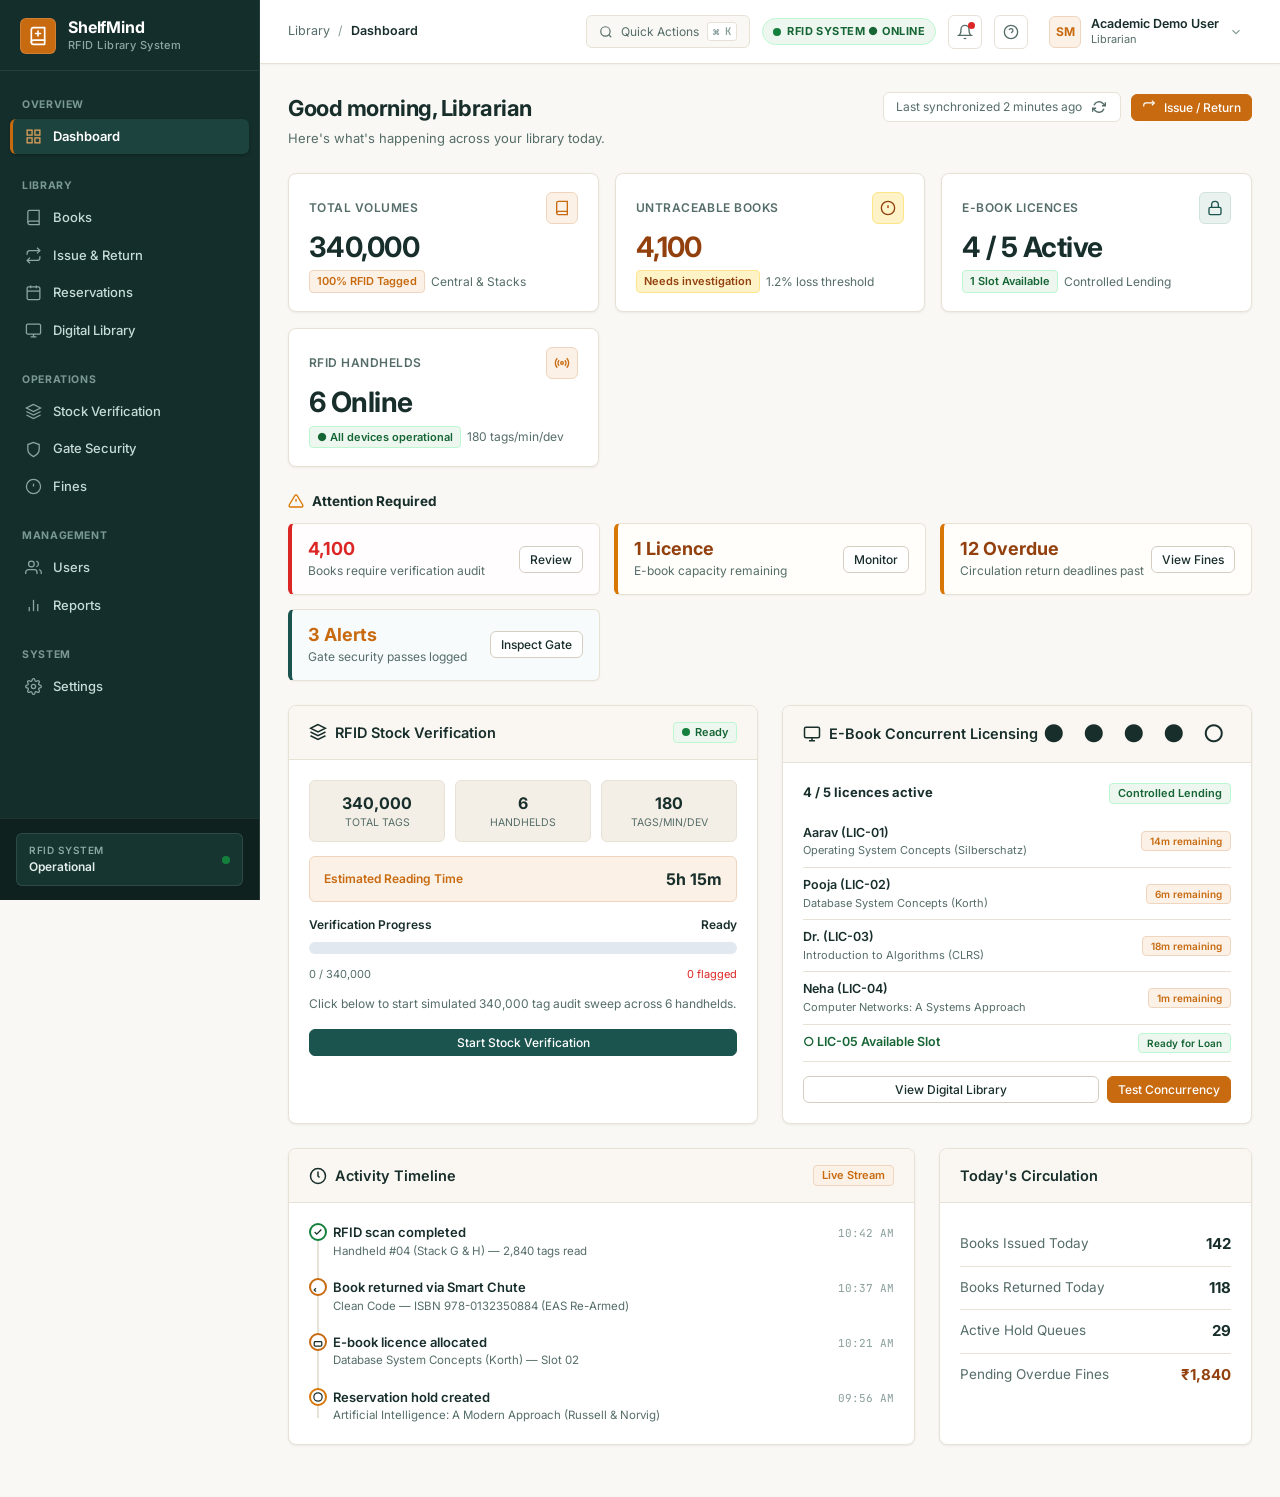
<file: dashboard.html>
<!DOCTYPE html>
<html lang="en">
<head>
  <meta charset="UTF-8">
  <meta name="viewport" content="width=device-width, initial-scale=1.0">
  <title>Dashboard | ShelfMind Library Automation Platform</title>
  <link rel="stylesheet" href="css/style.css">
  <link rel="stylesheet" href="css/responsive.css">
</head>
<body>

  <div class="app-layout">
    <!-- Fixed Production Sidebar -->
    <aside class="sidebar">
      <div class="sidebar-header">
        <a href="dashboard.html" class="brand-link">
          <div class="brand-icon">
            <!-- RFID Waves + Book Mark Icon -->
            <svg width="20" height="20" viewBox="0 0 24 24" fill="none" stroke="currentColor" stroke-width="2" stroke-linecap="round" stroke-linejoin="round">
              <path d="M4 19.5A2.5 2.5 0 0 1 6.5 17H20"></path>
              <path d="M6.5 2H20v20H6.5A2.5 2.5 0 0 1 4 19.5v-15A2.5 2.5 0 0 1 6.5 2z"></path>
              <path d="M12 6v6"></path>
              <path d="M9 9h6"></path>
            </svg>
          </div>
          <div>
            <span class="brand-title">ShelfMind</span>
            <span class="brand-subtitle">RFID Library System</span>
          </div>
        </a>
      </div>

      <div class="sidebar-content">
        <div class="nav-section-title">Overview</div>
        <ul class="sidebar-nav">
          <li>
            <a href="dashboard.html" class="active">
              <svg viewBox="0 0 24 24" fill="none" stroke="currentColor"><rect x="3" y="3" width="7" height="7"></rect><rect x="14" y="3" width="7" height="7"></rect><rect x="14" y="14" width="7" height="7"></rect><rect x="3" y="14" width="7" height="7"></rect></svg>
              <span>Dashboard</span>
            </a>
          </li>
        </ul>

        <div class="nav-section-title">Library</div>
        <ul class="sidebar-nav">
          <li>
            <a href="books.html">
              <svg viewBox="0 0 24 24" fill="none" stroke="currentColor"><path d="M4 19.5A2.5 2.5 0 0 1 6.5 17H20"></path><path d="M6.5 2H20v20H6.5A2.5 2.5 0 0 1 4 19.5v-15A2.5 2.5 0 0 1 6.5 2z"></path></svg>
              <span>Books</span>
            </a>
          </li>
          <li>
            <a href="issue-return.html">
              <svg viewBox="0 0 24 24" fill="none" stroke="currentColor"><polyline points="17 1 21 5 17 9"></polyline><path d="M3 11V9a4 4 0 0 1 4-4h14"></path><polyline points="7 23 3 19 7 15"></polyline><path d="M21 13v2a4 4 0 0 1-4 4H3"></path></svg>
              <span>Issue & Return</span>
            </a>
          </li>
          <li>
            <a href="reservations.html">
              <svg viewBox="0 0 24 24" fill="none" stroke="currentColor"><rect x="3" y="4" width="18" height="18" rx="2" ry="2"></rect><line x1="16" y1="2" x2="16" y2="6"></line><line x1="8" y1="2" x2="8" y2="6"></line><line x1="3" y1="10" x2="21" y2="10"></line></svg>
              <span>Reservations</span>
            </a>
          </li>
          <li>
            <a href="digital-library.html">
              <svg viewBox="0 0 24 24" fill="none" stroke="currentColor"><rect x="2" y="3" width="20" height="14" rx="2" ry="2"></rect><line x1="8" y1="21" x2="16" y2="21"></line><line x1="12" y1="17" x2="12" y2="21"></line></svg>
              <span>Digital Library</span>
            </a>
          </li>
        </ul>

        <div class="nav-section-title">Operations</div>
        <ul class="sidebar-nav">
          <li>
            <a href="stock-verification.html">
              <svg viewBox="0 0 24 24" fill="none" stroke="currentColor"><polygon points="12 2 2 7 12 12 22 7 12 2"></polygon><polyline points="2 17 12 22 22 17"></polyline><polyline points="2 12 12 17 22 12"></polyline></svg>
              <span>Stock Verification</span>
            </a>
          </li>
          <li>
            <a href="gate-security.html">
              <svg viewBox="0 0 24 24" fill="none" stroke="currentColor"><path d="M12 22s8-4 8-10V5l-8-3-8 3v7c0 6 8 10 8 10z"></path></svg>
              <span>Gate Security</span>
            </a>
          </li>
          <li>
            <a href="fines.html">
              <svg viewBox="0 0 24 24" fill="none" stroke="currentColor"><circle cx="12" cy="12" r="10"></circle><line x1="12" y1="8" x2="12" y2="12"></line><line x1="12" y1="16" x2="12.01" y2="16"></line></svg>
              <span>Fines</span>
            </a>
          </li>
        </ul>

        <div class="nav-section-title">Management</div>
        <ul class="sidebar-nav">
          <li>
            <a href="users.html">
              <svg viewBox="0 0 24 24" fill="none" stroke="currentColor"><path d="M17 21v-2a4 4 0 0 0-4-4H5a4 4 0 0 0-4 4v2"></path><circle cx="9" cy="7" r="4"></circle><path d="M23 21v-2a4 4 0 0 0-3-3.87"></path><path d="M16 3.13a4 4 0 0 1 0 7.75"></path></svg>
              <span>Users</span>
            </a>
          </li>
          <li>
            <a href="reports.html">
              <svg viewBox="0 0 24 24" fill="none" stroke="currentColor"><line x1="18" y1="20" x2="18" y2="10"></line><line x1="12" y1="20" x2="12" y2="4"></line><line x1="6" y1="20" x2="6" y2="14"></line></svg>
              <span>Reports</span>
            </a>
          </li>
        </ul>

        <div class="nav-section-title">System</div>
        <ul class="sidebar-nav">
          <li>
            <a href="#" onclick="openModal('systemSettingsModal'); return false;">
              <svg viewBox="0 0 24 24" fill="none" stroke="currentColor"><circle cx="12" cy="12" r="3"></circle><path d="M19.4 15a1.65 1.65 0 0 0 .33 1.82l.06.06a2 2 0 0 1 0 2.83 2 2 0 0 1-2.83 0l-.06-.06a1.65 1.65 0 0 0-1.82-.33 1.65 1.65 0 0 0-1 1.51V21a2 2 0 0 1-2 2 2 2 0 0 1-2-2v-.09A1.65 1.65 0 0 0 9 19.4a1.65 1.65 0 0 0-1.82.33l-.06.06a2 2 0 0 1-2.83 0 2 2 0 0 1 0-2.83l.06-.06a1.65 1.65 0 0 0 .33-1.82 1.65 1.65 0 0 0-1.51-1H3a2 2 0 0 1-2-2 2 2 0 0 1 2-2h.09A1.65 1.65 0 0 0 4.6 9a1.65 1.65 0 0 0-.33-1.82l-.06-.06a2 2 0 0 1 0-2.83 2 2 0 0 1 2.83 0l.06.06a1.65 1.65 0 0 0 1.82.33H9a1.65 1.65 0 0 0 1-1.51V3a2 2 0 0 1 2-2 2 2 0 0 1 2 2v.09a1.65 1.65 0 0 0 1 1.51 1.65 1.65 0 0 0 1.82-.33l.06-.06a2 2 0 0 1 2.83 0 2 2 0 0 1 0 2.83l-.06.06a1.65 1.65 0 0 0-.33 1.82V9a1.65 1.65 0 0 0 1.51 1H21a2 2 0 0 1 2 2 2 2 0 0 1-2 2h-.09a1.65 1.65 0 0 0-1.51 1z"></path></svg>
              <span>Settings</span>
            </a>
          </li>
        </ul>
      </div>

      <div class="sidebar-footer">
        <div class="rfid-status-badge">
          <div>
            <span class="rfid-label">RFID SYSTEM</span>
            <span class="rfid-name">Operational</span>
          </div>
          <span class="status-dot pulse-green"></span>
        </div>
      </div>
    </aside>

    <!-- Main Wrapper -->
    <div class="main-wrapper">
      <!-- Premium Top Navigation -->
      <header class="topbar">
        <div class="topbar-left">
          <button class="mobile-nav-toggle" id="mobileNavToggle" aria-label="Toggle Navigation">
            <svg width="20" height="20" viewBox="0 0 24 24" fill="none" stroke="currentColor" stroke-width="2">
              <line x1="3" y1="12" x2="21" y2="12"></line>
              <line x1="3" y1="6" x2="21" y2="6"></line>
              <line x1="3" y1="18" x2="21" y2="18"></line>
            </svg>
          </button>
          
          <nav class="breadcrumbs">
            <span class="breadcrumb-item">Library</span>
            <span class="breadcrumb-separator">/</span>
            <span class="breadcrumb-active">Dashboard</span>
          </nav>
        </div>

        <div class="topbar-right">
          <!-- Quick Search Button (⌘ K) -->
          <div class="quick-search-trigger" id="quickSearchBtn" title="Press ⌘ K to search actions">
            <svg width="14" height="14" viewBox="0 0 24 24" fill="none" stroke="currentColor" stroke-width="2">
              <circle cx="11" cy="11" r="8"></circle>
              <line x1="21" y1="21" x2="16.65" y2="16.65"></line>
            </svg>
            <span>Quick Actions</span>
            <span class="kbd-shortcut">⌘ K</span>
          </div>

          <!-- RFID Status Indicator -->
          <div class="rfid-online-pill">
            <span class="status-dot pulse-green"></span>
            <span>RFID SYSTEM ● ONLINE</span>
          </div>

          <!-- Notifications Button -->
          <button type="button" class="topbar-icon-btn" onclick="showToast('Notification: 4,100 books flagged in annual stock verification cycle.', 'info')" title="Notifications">
            <svg width="16" height="16" viewBox="0 0 24 24" fill="none" stroke="currentColor" stroke-width="2">
              <path d="M18 8A6 6 0 0 0 6 8c0 7-3 9-3 9h18s-3-2-3-9"></path>
              <path d="M13.73 21a2 2 0 0 1-3.46 0"></path>
            </svg>
            <span class="badge-dot"></span>
          </button>

          <!-- Help Button -->
          <button type="button" class="topbar-icon-btn" onclick="openModal('systemHelpModal')" title="System Documentation & Specifications">
            <svg width="16" height="16" viewBox="0 0 24 24" fill="none" stroke="currentColor" stroke-width="2">
              <circle cx="12" cy="12" r="10"></circle>
              <path d="M9.09 9a3 3 0 0 1 5.83 1c0 2-3 3-3 3"></path>
              <line x1="12" y1="17" x2="12.01" y2="17"></line>
            </svg>
          </button>

          <!-- User Profile Dropdown -->
          <div class="user-menu-wrapper">
            <div class="user-profile-menu" id="userProfileMenuTrigger">
              <div class="user-avatar">SM</div>
              <div class="user-details">
                <span class="user-name" id="currentUserName">Librarian Murthy</span>
                <span class="user-role" id="currentUserRole">Chief Librarian</span>
              </div>
              <svg width="14" height="14" viewBox="0 0 24 24" fill="none" stroke="currentColor" stroke-width="2" style="color:var(--text-muted);">
                <polyline points="6 9 12 15 18 9"></polyline>
              </svg>
            </div>

            <!-- Profile Dropdown Menu -->
            <div class="dropdown-menu" id="userDropdownMenu">
              <a href="#" class="dropdown-item" onclick="alert('Patron Profile: S. N. Murthy (Chief Librarian)\nDepartment: Central University Library'); return false;">
                <svg width="14" height="14" viewBox="0 0 24 24" fill="none" stroke="currentColor" stroke-width="2"><path d="M20 21v-2a4 4 0 0 0-4-4H8a4 4 0 0 0-4 4v2"></path><circle cx="12" cy="7" r="4"></circle></svg>
                <span>Profile</span>
              </a>
              <a href="#" class="dropdown-item" onclick="openModal('systemSettingsModal'); return false;">
                <svg width="14" height="14" viewBox="0 0 24 24" fill="none" stroke="currentColor" stroke-width="2"><circle cx="12" cy="12" r="3"></circle><path d="M19.4 15a1.65 1.65 0 0 0 .33 1.82l.06.06a2 2 0 0 1 0 2.83 2 2 0 0 1-2.83 0l-.06-.06a1.65 1.65 0 0 0-1.82-.33 1.65 1.65 0 0 0-1 1.51V21a2 2 0 0 1-2 2 2 2 0 0 1-2-2v-.09A1.65 1.65 0 0 0 9 19.4a1.65 1.65 0 0 0-1.82.33l-.06.06a2 2 0 0 1-2.83 0 2 2 0 0 1 0-2.83l.06-.06a1.65 1.65 0 0 0 .33-1.82 1.65 1.65 0 0 0-1.51-1H3a2 2 0 0 1-2-2 2 2 0 0 1 2-2h.09A1.65 1.65 0 0 0 4.6 9a1.65 1.65 0 0 0-.33-1.82l-.06-.06a2 2 0 0 1 0-2.83 2 2 0 0 1 2.83 0l.06.06a1.65 1.65 0 0 0 1.82.33H9a1.65 1.65 0 0 0 1-1.51V3a2 2 0 0 1 2-2 2 2 0 0 1 2 2v.09a1.65 1.65 0 0 0 1 1.51 1.65 1.65 0 0 0 1.82-.33l.06-.06a2 2 0 0 1 2.83 0 2 2 0 0 1 0 2.83l-.06.06a1.65 1.65 0 0 0-.33 1.82V9a1.65 1.65 0 0 0 1.51 1H21a2 2 0 0 1 2 2 2 2 0 0 1-2 2h-.09a1.65 1.65 0 0 0-1.51 1z"></path></svg>
                <span>Account Settings</span>
              </a>
              <a href="gate-security.html" class="dropdown-item">
                <svg width="14" height="14" viewBox="0 0 24 24" fill="none" stroke="currentColor" stroke-width="2"><polyline points="22 12 18 12 15 21 9 3 6 12 2 12"></polyline></svg>
                <span>Activity Log</span>
              </a>
              <div class="dropdown-divider"></div>
              <a href="login.html" class="dropdown-item" style="color:var(--error);">
                <svg width="14" height="14" viewBox="0 0 24 24" fill="none" stroke="currentColor" stroke-width="2"><path d="M9 21H5a2 2 0 0 1-2-2V5a2 2 0 0 1 2-2h4"></path><polyline points="16 17 21 12 16 7"></polyline><line x1="21" y1="12" x2="9" y2="12"></line></svg>
                <span>Sign Out</span>
              </a>
            </div>
          </div>
        </div>
      </header>

      <!-- Page Content -->
      <main class="page-container">
        <!-- Dashboard Header -->
        <div class="page-header">
          <div class="page-title-group">
            <h1>Good morning, Librarian</h1>
            <p>Here's what's happening across your library today.</p>
          </div>
          <div class="header-actions">
            <div class="sync-status-indicator">
              <span id="lastSyncText">Last synchronized 2 minutes ago</span>
              <button type="button" class="btn-refresh" id="btnSyncData" onclick="triggerGlobalSync()" title="Synchronize with RFID broker">
                <svg width="14" height="14" viewBox="0 0 24 24" fill="none" stroke="currentColor" stroke-width="2.5"><polyline points="23 4 23 10 17 10"></polyline><polyline points="1 20 1 14 7 14"></polyline><path d="M3.51 9a9 9 0 0 1 14.85-3.36L23 10M1 14l4.64 4.36A9 9 0 0 0 20.49 15"></path></svg>
              </button>
            </div>
            <a href="issue-return.html" class="btn btn-primary btn-sm">
              <svg width="14" height="14" viewBox="0 0 24 24" fill="none" stroke="currentColor" stroke-width="2"><polyline points="17 1 21 5 17 9"></polyline><path d="M3 11V9a4 4 0 0 1 4-4h14"></path></svg>
              Issue / Return
            </a>
          </div>
        </div>

        <!-- 4 Distinct Key Metric Cards (Prompt Section 5) -->
        <div class="metrics-grid">
          <!-- Card 1: Total Volumes -->
          <div class="metric-card">
            <div class="metric-card-header">
              <span class="metric-label">Total Volumes</span>
              <div class="metric-card-icon">
                <svg width="16" height="16" viewBox="0 0 24 24" fill="none" stroke="currentColor" stroke-width="2"><path d="M4 19.5A2.5 2.5 0 0 1 6.5 17H20"></path><path d="M6.5 2H20v20H6.5A2.5 2.5 0 0 1 4 19.5v-15A2.5 2.5 0 0 1 6.5 2z"></path></svg>
              </div>
            </div>
            <div class="metric-value" id="statTotalVolumes">340,000</div>
            <div class="metric-footnote">
              <span class="metric-tag blue">100% RFID Tagged</span>
              <span>Central & Stacks</span>
            </div>
          </div>

          <!-- Card 2: Untraceable Books -->
          <div class="metric-card">
            <div class="metric-card-header">
              <span class="metric-label">Untraceable Books</span>
              <div class="metric-card-icon amber">
                <svg width="16" height="16" viewBox="0 0 24 24" fill="none" stroke="currentColor" stroke-width="2"><circle cx="12" cy="12" r="10"></circle><line x1="12" y1="8" x2="12" y2="12"></line><line x1="12" y1="16" x2="12.01" y2="16"></line></svg>
              </div>
            </div>
            <div class="metric-value" id="statUntraceable" style="color: var(--warning-text);">4,100</div>
            <div class="metric-footnote">
              <span class="metric-tag warning">Needs investigation</span>
              <span>1.2% loss threshold</span>
            </div>
          </div>

          <!-- Card 3: E-Book Licences -->
          <div class="metric-card">
            <div class="metric-card-header">
              <span class="metric-label">E-Book Licences</span>
              <div class="metric-card-icon teal">
                <svg width="16" height="16" viewBox="0 0 24 24" fill="none" stroke="currentColor" stroke-width="2"><rect x="3" y="11" width="18" height="11" rx="2" ry="2"></rect><path d="M7 11V7a5 5 0 0 1 10 0v4"></path></svg>
              </div>
            </div>
            <div class="metric-value" id="statActiveLicences">4 / 5 Active</div>
            <div class="metric-footnote">
              <span class="metric-tag success">1 Slot Available</span>
              <span>Controlled Lending</span>
            </div>
          </div>

          <!-- Card 4: RFID Handhelds -->
          <div class="metric-card">
            <div class="metric-card-header">
              <span class="metric-label">RFID Handhelds</span>
              <div class="metric-card-icon">
                <svg width="16" height="16" viewBox="0 0 24 24" fill="none" stroke="currentColor" stroke-width="2"><circle cx="12" cy="12" r="2"></circle><path d="M16.24 7.76a6 6 0 0 1 0 8.49m-8.48-.01a6 6 0 0 1 0-8.49m11.31-2.82a10 10 0 0 1 0 14.14m-14.14 0a10 10 0 0 1 0-14.14"></path></svg>
              </div>
            </div>
            <div class="metric-value" id="statHandhelds">6 Online</div>
            <div class="metric-footnote">
              <span class="metric-tag success">● All devices operational</span>
              <span>180 tags/min/dev</span>
            </div>
          </div>
        </div>

        <!-- Smart Operational Panels: "Attention Required" (Prompt Section 8) -->
        <div style="margin-bottom: 24px;">
          <div style="font-size: 13.5px; font-weight: 700; color: var(--text-primary); margin-bottom: 12px; display: flex; align-items: center; gap: 8px;">
            <svg width="16" height="16" viewBox="0 0 24 24" fill="none" stroke="currentColor" stroke-width="2" style="color:var(--warning);"><path d="M10.29 3.86L1.82 18a2 2 0 0 0 1.71 3h16.94a2 2 0 0 0 1.71-3L13.71 3.86a2 2 0 0 0-3.42 0z"></path><line x1="12" y1="9" x2="12" y2="13"></line><line x1="12" y1="17" x2="12.01" y2="17"></line></svg>
            Attention Required
          </div>

          <div class="attention-grid">
            <div class="attention-card error">
              <div class="attention-left">
                <span class="attention-count" style="color:var(--error);">4,100</span>
                <span class="attention-desc">Books require verification audit</span>
              </div>
              <a href="stock-verification.html" class="btn btn-secondary btn-sm">Review</a>
            </div>

            <div class="attention-card warning">
              <div class="attention-left">
                <span class="attention-count" style="color:var(--warning-text);">1 Licence</span>
                <span class="attention-desc">E-book capacity remaining</span>
              </div>
              <a href="digital-library.html" class="btn btn-secondary btn-sm">Monitor</a>
            </div>

            <div class="attention-card warning">
              <div class="attention-left">
                <span class="attention-count" style="color:var(--warning-text);">12 Overdue</span>
                <span class="attention-desc">Circulation return deadlines past</span>
              </div>
              <a href="fines.html" class="btn btn-secondary btn-sm">View Fines</a>
            </div>

            <div class="attention-card info">
              <div class="attention-left">
                <span class="attention-count" style="color:var(--blue);">3 Alerts</span>
                <span class="attention-desc">Gate security passes logged</span>
              </div>
              <a href="gate-security.html" class="btn btn-secondary btn-sm">Inspect Gate</a>
            </div>
          </div>
        </div>

        <!-- Section 6: Library Operations Overview Widgets -->
        <div class="grid-2col" style="margin-bottom: 24px;">
          <!-- Widget 1: RFID Verification Overview -->
          <div class="card" style="margin-bottom: 0;">
            <div class="card-header">
              <h2 class="card-title">
                <svg width="18" height="18" viewBox="0 0 24 24" fill="none" stroke="currentColor" stroke-width="2"><polygon points="12 2 2 7 12 12 22 7 12 2"></polygon><polyline points="2 17 12 22 22 17"></polyline><polyline points="2 12 12 17 22 12"></polyline></svg>
                RFID Stock Verification
              </h2>
              <span class="badge badge-available">
                <span class="status-dot pulse-green"></span>
                Ready
              </span>
            </div>

            <div class="card-body">
              <div style="display: grid; grid-template-columns: repeat(3, 1fr); gap: 10px; text-align: center; margin-bottom: 14px;">
                <div style="background-color: var(--bg-subtle); padding: 10px 8px; border-radius: var(--radius-sm); border: 1px solid var(--border);">
                  <div style="font-size: 16px; font-weight: 700; color: var(--text-primary);">340,000</div>
                  <div style="font-size: 10.5px; color: var(--text-secondary); text-transform: uppercase;">Total Tags</div>
                </div>
                <div style="background-color: var(--bg-subtle); padding: 10px 8px; border-radius: var(--radius-sm); border: 1px solid var(--border);">
                  <div style="font-size: 16px; font-weight: 700; color: var(--text-primary);">6</div>
                  <div style="font-size: 10.5px; color: var(--text-secondary); text-transform: uppercase;">Handhelds</div>
                </div>
                <div style="background-color: var(--bg-subtle); padding: 10px 8px; border-radius: var(--radius-sm); border: 1px solid var(--border);">
                  <div style="font-size: 16px; font-weight: 700; color: var(--text-primary);">180</div>
                  <div style="font-size: 10.5px; color: var(--text-secondary); text-transform: uppercase;">Tags/Min/Dev</div>
                </div>
              </div>

              <!-- Estimated Reading Time -->
              <div style="background-color: var(--soft-blue); border: 1px solid var(--blue-border); border-radius: var(--radius-sm); padding: 10px 14px; margin-bottom: 14px; display: flex; justify-content: space-between; align-items: center;">
                <span style="font-size: 12px; font-weight: 600; color: var(--blue);">Estimated Reading Time</span>
                <span style="font-size: 16px; font-weight: 700; color: var(--text-primary);">5h 15m</span>
              </div>

              <!-- Horizontal Progress Visualization -->
              <div style="margin-bottom: 12px;">
                <div style="display: flex; justify-content: space-between; font-size: 12px; font-weight: 600;">
                  <span>Verification Progress</span>
                  <span id="stockProgressText">Ready</span>
                </div>
                <div class="progress-bar-wrap">
                  <div class="progress-bar-fill" id="stockProgressFill"></div>
                </div>
                <div style="display: flex; justify-content: space-between; font-size: 11px; color: var(--text-secondary);">
                  <span id="stockScanCounter">0 / 340,000</span>
                  <span id="stockMissingCounter" style="color:var(--error);">0 flagged</span>
                </div>
              </div>

              <div id="stockStatusNote" style="font-size: 12px; color: var(--text-secondary); min-height: 20px;">
                Click below to start simulated 340,000 tag audit sweep across 6 handhelds.
              </div>

              <div id="stockVerificationSummary" style="display: none;"></div>

              <button type="button" class="btn btn-teal btn-sm" id="btnStartQuickStockScan" style="width: 100%; margin-top: 14px;">
                Start Stock Verification
              </button>
            </div>
          </div>

          <!-- Widget 2: E-Book Licensing Capacity Monitor -->
          <div class="card" style="margin-bottom: 0;">
            <div class="card-header">
              <h2 class="card-title">
                <svg width="18" height="18" viewBox="0 0 24 24" fill="none" stroke="currentColor" stroke-width="2"><rect x="2" y="3" width="20" height="14" rx="2" ry="2"></rect><line x1="8" y1="21" x2="16" y2="21"></line><line x1="12" y1="17" x2="12" y2="21"></line></svg>
                E-Book Concurrent Licensing
              </h2>
              <div style="text-align: right;">
                <div id="dashLicenceDotBar" class="licence-dot-bar">● ● ● ● ○</div>
              </div>
            </div>

            <div class="card-body">
              <div style="display: flex; justify-content: space-between; align-items: baseline; margin-bottom: 12px;">
                <span style="font-size: 13px; font-weight: 700; color: var(--text-primary);">4 / 5 licences active</span>
                <span class="badge badge-available">Controlled Lending</span>
              </div>

              <!-- Active Licence List -->
              <div id="dashLicenceActiveList">
                <!-- Dynamically populated by dashboard.js -->
              </div>

              <div style="margin-top: 14px; display: flex; gap: 8px;">
                <a href="digital-library.html" class="btn btn-secondary btn-sm" style="flex:1;">View Digital Library</a>
                <button type="button" class="btn btn-primary btn-sm" onclick="location.href='digital-library.html#raceDemoSection'">Test Concurrency</button>
              </div>
            </div>
          </div>
        </div>

        <!-- 2-Column: Activity Timeline (Prompt Section 7) & Circulation Telemetry -->
        <div class="grid-2-1">
          <!-- Activity Timeline (Prompt Section 7) -->
          <div class="card">
            <div class="card-header">
              <h2 class="card-title">
                <svg width="18" height="18" viewBox="0 0 24 24" fill="none" stroke="currentColor" stroke-width="2"><polyline points="12 6 12 12 14 14"></polyline><circle cx="12" cy="12" r="10"></circle></svg>
                Activity Timeline
              </h2>
              <span class="badge badge-issued">Live Stream</span>
            </div>

            <div class="card-body">
              <ul class="timeline-list">
                <li class="timeline-item">
                  <div class="timeline-icon green">
                    <svg width="10" height="10" viewBox="0 0 24 24" fill="none" stroke="currentColor" stroke-width="3"><polyline points="20 6 9 17 4 12"></polyline></svg>
                  </div>
                  <div class="timeline-content">
                    <div>
                      <div class="timeline-title">RFID scan completed</div>
                      <div class="timeline-sub">Handheld #04 (Stack G & H) — 2,840 tags read</div>
                    </div>
                    <span class="timeline-time">10:42 AM</span>
                  </div>
                </li>

                <li class="timeline-item">
                  <div class="timeline-icon">
                    <svg width="10" height="10" viewBox="0 0 24 24" fill="none" stroke="currentColor" stroke-width="3"><polyline points="7 23 3 19 7 15"></polyline></svg>
                  </div>
                  <div class="timeline-content">
                    <div>
                      <div class="timeline-title">Book returned via Smart Chute</div>
                      <div class="timeline-sub">Clean Code — ISBN 978-0132350884 (EAS Re-Armed)</div>
                    </div>
                    <span class="timeline-time">10:37 AM</span>
                  </div>
                </li>

                <li class="timeline-item">
                  <div class="timeline-icon">
                    <svg width="10" height="10" viewBox="0 0 24 24" fill="none" stroke="currentColor" stroke-width="3"><rect x="3" y="11" width="18" height="11" rx="2" ry="2"></rect></svg>
                  </div>
                  <div class="timeline-content">
                    <div>
                      <div class="timeline-title">E-book licence allocated</div>
                      <div class="timeline-sub">Database System Concepts (Korth) — Slot 02</div>
                    </div>
                    <span class="timeline-time">10:21 AM</span>
                  </div>
                </li>

                <li class="timeline-item">
                  <div class="timeline-icon amber">
                    <svg width="10" height="10" viewBox="0 0 24 24" fill="none" stroke="currentColor" stroke-width="3"><circle cx="12" cy="12" r="10"></circle></svg>
                  </div>
                  <div class="timeline-content">
                    <div>
                      <div class="timeline-title">Reservation hold created</div>
                      <div class="timeline-sub">Artificial Intelligence: A Modern Approach (Russell & Norvig)</div>
                    </div>
                    <span class="timeline-time">09:56 AM</span>
                  </div>
                </li>
              </ul>
            </div>
          </div>

          <!-- Secondary Circulation Summary -->
          <div class="card">
            <div class="card-header">
              <h2 class="card-title">Today's Circulation</h2>
            </div>
            <div class="card-body">
              <div style="display:flex; justify-content:space-between; padding:10px 0; border-bottom:1px solid var(--border);">
                <span style="color:var(--text-secondary);">Books Issued Today</span>
                <strong id="statIssuedToday" style="font-size:15px; color:var(--text-primary);">142</strong>
              </div>
              <div style="display:flex; justify-content:space-between; padding:10px 0; border-bottom:1px solid var(--border);">
                <span style="color:var(--text-secondary);">Books Returned Today</span>
                <strong id="statReturnedToday" style="font-size:15px; color:var(--text-primary);">118</strong>
              </div>
              <div style="display:flex; justify-content:space-between; padding:10px 0; border-bottom:1px solid var(--border);">
                <span style="color:var(--text-secondary);">Active Hold Queues</span>
                <strong id="statActiveReservations" style="font-size:15px; color:var(--text-primary);">29</strong>
              </div>
              <div style="display:flex; justify-content:space-between; padding:10px 0;">
                <span style="color:var(--text-secondary);">Pending Overdue Fines</span>
                <strong id="statPendingFines" style="font-size:15px; color:var(--warning-text);">₹1,840</strong>
              </div>
            </div>
          </div>
        </div>
      </main>
    </div>
  </div>

  <!-- System Settings Modal -->
  <div class="modal-overlay" id="systemSettingsModal">
    <div class="modal-box">
      <div class="modal-header">
        <h2 class="modal-title">System Circulation Parameters</h2>
        <button type="button" class="modal-close-btn" onclick="closeModal('systemSettingsModal')">&times;</button>
      </div>
      <div class="modal-body">
        <div class="form-group">
          <label class="form-label">Physical Book Loan Period</label>
          <input type="text" class="form-control" value="14 Days" readonly>
          <div class="form-help">Standard university borrowing bye-law duration.</div>
        </div>
        <div class="form-group">
          <label class="form-label">Digital E-Book Idle Timeout</label>
          <input type="text" class="form-control" value="20 Minutes" readonly>
          <div class="form-help">Inactivity period after which token returns to concurrent pool.</div>
        </div>
        <div class="form-group">
          <label class="form-label">Daily Overdue Assessment Rate</label>
          <input type="text" class="form-control" value="₹5.00 / day" readonly>
        </div>
        <div class="form-group">
          <label class="form-label">RFID Handheld Target Throughput</label>
          <input type="text" class="form-control" value="180 tags/minute/device" readonly>
        </div>
      </div>
      <div class="modal-footer">
        <button type="button" class="btn btn-secondary btn-sm" onclick="closeModal('systemSettingsModal')">Close</button>
        <button type="button" class="btn btn-primary btn-sm" onclick="showToast('Settings saved to institutional registry.', 'success'); closeModal('systemSettingsModal');">Save Parameters</button>
      </div>
    </div>
  </div>

  <!-- System Help Modal -->
  <div class="modal-overlay" id="systemHelpModal">
    <div class="modal-box">
      <div class="modal-header">
        <h2 class="modal-title">ShelfMind System Architecture</h2>
        <button type="button" class="modal-close-btn" onclick="closeModal('systemHelpModal')">&times;</button>
      </div>
      <div class="modal-body" style="font-size:13px; color:var(--text-secondary); line-height:1.6;">
        <p><strong>Hardware Layer:</strong> ISO 15693 13.56 MHz HF (Self-service pads & gate pedestals) and UHF EPC Gen2 (6 Handheld sweep readers).</p>
        <p style="margin-top:8px;"><strong>Concurrency Engine:</strong> Atomic test-and-set token arbitration guaranteeing $\le 5$ simultaneous digital readings with a 20-minute idle watchdog.</p>
        <p style="margin-top:8px;"><strong>Academic Project Scope:</strong> 15 KLOC, B.Tech CSE Software Engineering & Project Management.</p>
      </div>
      <div class="modal-footer">
        <button type="button" class="btn btn-primary btn-sm" onclick="closeModal('systemHelpModal')">Dismiss</button>
      </div>
    </div>
  </div>

  <script src="js/mock-data.js"></script>
  <script src="js/app.js"></script>
  <script src="js/dashboard.js"></script>
</body>
</html>
</file>
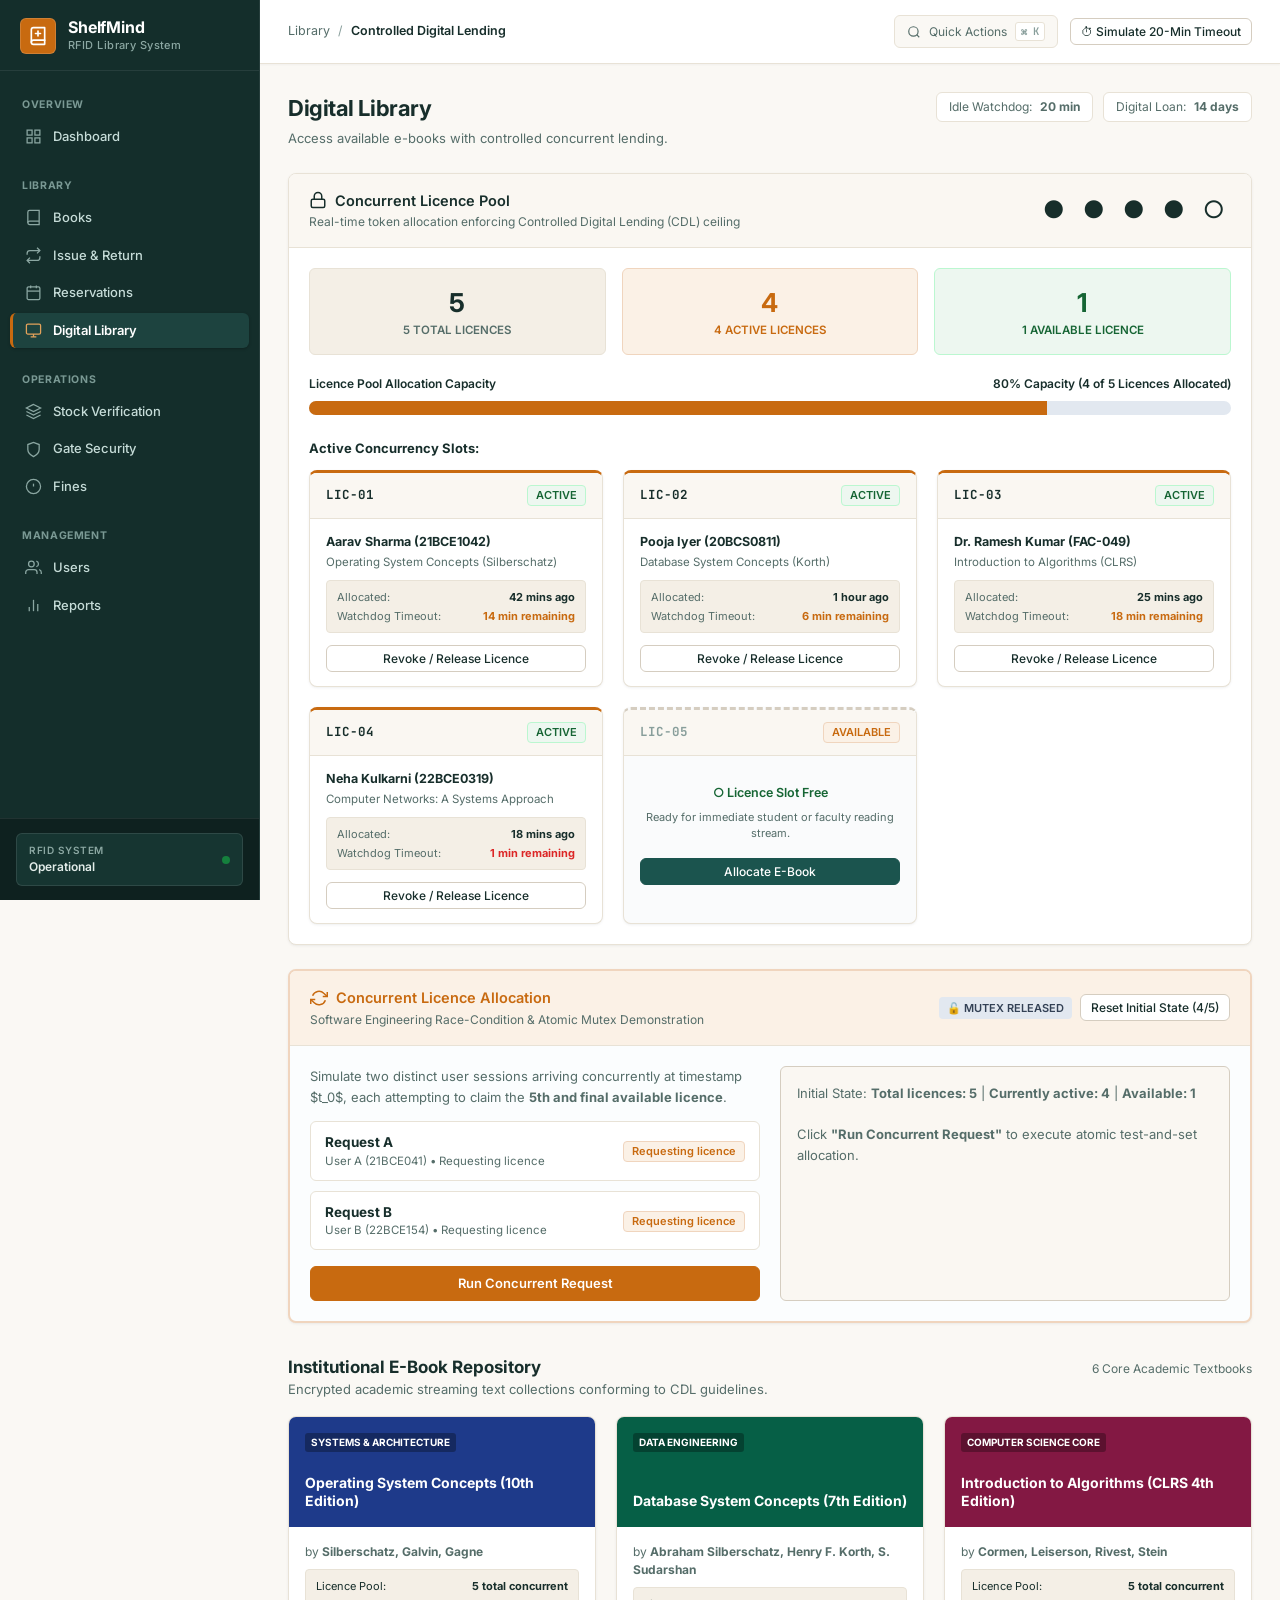
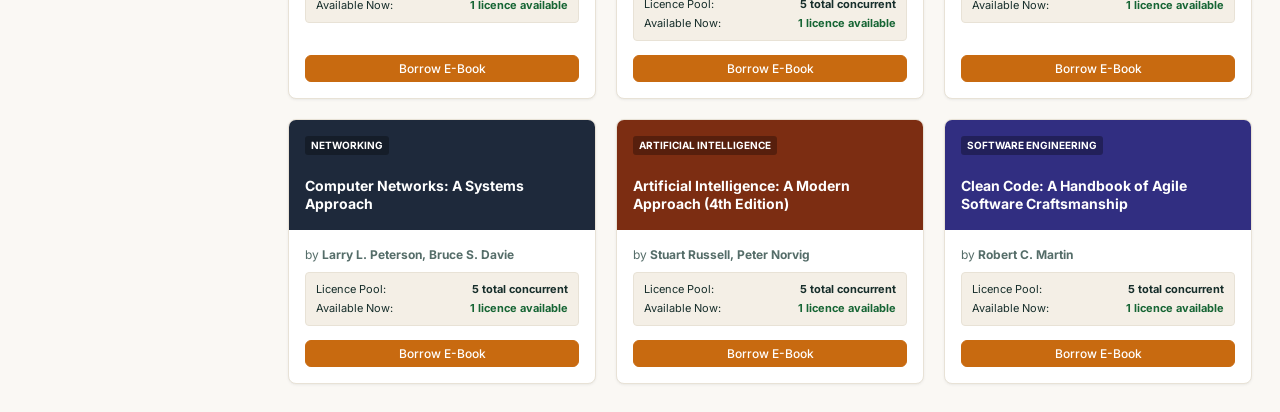
<file: digital-library.html>
<!DOCTYPE html>
<html lang="en">
<head>
  <meta charset="UTF-8">
  <meta name="viewport" content="width=device-width, initial-scale=1.0">
  <title>Digital Library & Controlled Lending | ShelfMind</title>
  <link rel="stylesheet" href="css/style.css">
  <link rel="stylesheet" href="css/responsive.css">
</head>
<body>

  <div class="app-layout">
    <!-- Production Sidebar -->
    <aside class="sidebar">
      <div class="sidebar-header">
        <a href="dashboard.html" class="brand-link">
          <div class="brand-icon">
            <svg width="20" height="20" viewBox="0 0 24 24" fill="none" stroke="currentColor" stroke-width="2" stroke-linecap="round" stroke-linejoin="round">
              <path d="M4 19.5A2.5 2.5 0 0 1 6.5 17H20"></path>
              <path d="M6.5 2H20v20H6.5A2.5 2.5 0 0 1 4 19.5v-15A2.5 2.5 0 0 1 6.5 2z"></path>
              <path d="M12 6v6"></path>
              <path d="M9 9h6"></path>
            </svg>
          </div>
          <div>
            <span class="brand-title">ShelfMind</span>
            <span class="brand-subtitle">RFID Library System</span>
          </div>
        </a>
      </div>

      <div class="sidebar-content">
        <div class="nav-section-title">Overview</div>
        <ul class="sidebar-nav">
          <li><a href="dashboard.html"><svg viewBox="0 0 24 24" fill="none" stroke="currentColor"><rect x="3" y="3" width="7" height="7"></rect><rect x="14" y="3" width="7" height="7"></rect><rect x="14" y="14" width="7" height="7"></rect><rect x="3" y="14" width="7" height="7"></rect></svg><span>Dashboard</span></a></li>
        </ul>

        <div class="nav-section-title">Library</div>
        <ul class="sidebar-nav">
          <li><a href="books.html"><svg viewBox="0 0 24 24" fill="none" stroke="currentColor"><path d="M4 19.5A2.5 2.5 0 0 1 6.5 17H20"></path><path d="M6.5 2H20v20H6.5A2.5 2.5 0 0 1 4 19.5v-15A2.5 2.5 0 0 1 6.5 2z"></path></svg><span>Books</span></a></li>
          <li><a href="issue-return.html"><svg viewBox="0 0 24 24" fill="none" stroke="currentColor"><polyline points="17 1 21 5 17 9"></polyline><path d="M3 11V9a4 4 0 0 1 4-4h14"></path><polyline points="7 23 3 19 7 15"></polyline><path d="M21 13v2a4 4 0 0 1-4 4H3"></path></svg><span>Issue & Return</span></a></li>
          <li><a href="reservations.html"><svg viewBox="0 0 24 24" fill="none" stroke="currentColor"><rect x="3" y="4" width="18" height="18" rx="2" ry="2"></rect><line x1="16" y1="2" x2="16" y2="6"></line><line x1="8" y1="2" x2="8" y2="6"></line><line x1="3" y1="10" x2="21" y2="10"></line></svg><span>Reservations</span></a></li>
          <li><a href="digital-library.html" class="active"><svg viewBox="0 0 24 24" fill="none" stroke="currentColor"><rect x="2" y="3" width="20" height="14" rx="2" ry="2"></rect><line x1="8" y1="21" x2="16" y2="21"></line><line x1="12" y1="17" x2="12" y2="21"></line></svg><span>Digital Library</span></a></li>
        </ul>

        <div class="nav-section-title">Operations</div>
        <ul class="sidebar-nav">
          <li><a href="stock-verification.html"><svg viewBox="0 0 24 24" fill="none" stroke="currentColor"><polygon points="12 2 2 7 12 12 22 7 12 2"></polygon><polyline points="2 17 12 22 22 17"></polyline><polyline points="2 12 12 17 22 12"></polyline></svg><span>Stock Verification</span></a></li>
          <li><a href="gate-security.html"><svg viewBox="0 0 24 24" fill="none" stroke="currentColor"><path d="M12 22s8-4 8-10V5l-8-3-8 3v7c0 6 8 10 8 10z"></path></svg><span>Gate Security</span></a></li>
          <li><a href="fines.html"><svg viewBox="0 0 24 24" fill="none" stroke="currentColor"><circle cx="12" cy="12" r="10"></circle><line x1="12" y1="8" x2="12" y2="12"></line><line x1="12" y1="16" x2="12.01" y2="16"></line></svg><span>Fines</span></a></li>
        </ul>

        <div class="nav-section-title">Management</div>
        <ul class="sidebar-nav">
          <li><a href="users.html"><svg viewBox="0 0 24 24" fill="none" stroke="currentColor"><path d="M17 21v-2a4 4 0 0 0-4-4H5a4 4 0 0 0-4 4v2"></path><circle cx="9" cy="7" r="4"></circle><path d="M23 21v-2a4 4 0 0 0-3-3.87"></path><path d="M16 3.13a4 4 0 0 1 0 7.75"></path></svg><span>Users</span></a></li>
          <li><a href="reports.html"><svg viewBox="0 0 24 24" fill="none" stroke="currentColor"><line x1="18" y1="20" x2="18" y2="10"></line><line x1="12" y1="20" x2="12" y2="4"></line><line x1="6" y1="20" x2="6" y2="14"></line></svg><span>Reports</span></a></li>
        </ul>
      </div>

      <div class="sidebar-footer">
        <div class="rfid-status-badge">
          <div>
            <span class="rfid-label">RFID SYSTEM</span>
            <span class="rfid-name">Operational</span>
          </div>
          <span class="status-dot pulse-green"></span>
        </div>
      </div>
    </aside>

    <!-- Main Wrapper -->
    <div class="main-wrapper">
      <header class="topbar">
        <div class="topbar-left">
          <button class="mobile-nav-toggle" id="mobileNavToggle" aria-label="Toggle Navigation">
            <svg width="20" height="20" viewBox="0 0 24 24" fill="none" stroke="currentColor" stroke-width="2">
              <line x1="3" y1="12" x2="21" y2="12"></line>
              <line x1="3" y1="6" x2="21" y2="6"></line>
              <line x1="3" y1="18" x2="21" y2="18"></line>
            </svg>
          </button>
          
          <nav class="breadcrumbs">
            <span class="breadcrumb-item">Library</span>
            <span class="breadcrumb-separator">/</span>
            <span class="breadcrumb-active">Controlled Digital Lending</span>
          </nav>
        </div>

        <div class="topbar-right">
          <div class="quick-search-trigger" id="quickSearchBtn">
            <svg width="14" height="14" viewBox="0 0 24 24" fill="none" stroke="currentColor" stroke-width="2"><circle cx="11" cy="11" r="8"></circle><line x1="21" y1="21" x2="16.65" y2="16.65"></line></svg>
            <span>Quick Actions</span>
            <span class="kbd-shortcut">⌘ K</span>
          </div>

          <button type="button" class="btn btn-secondary btn-sm" id="btnSimulateIdleTimeout" title="Simulate 20-minute user session timeout">
            ⏱ Simulate 20-Min Timeout
          </button>
        </div>
      </header>

      <main class="page-container">
        <!-- Header (Prompt Section 14) -->
        <div class="page-header">
          <div class="page-title-group">
            <h1>Digital Library</h1>
            <p>Access available e-books with controlled concurrent lending.</p>
          </div>
          <div class="header-actions">
            <span class="sync-status-indicator">
              Idle Watchdog: <strong>20 min</strong>
            </span>
            <span class="sync-status-indicator">
              Digital Loan: <strong>14 days</strong>
            </span>
          </div>
        </div>

        <!-- Section 12: Advanced E-Book Licence Interface (Licence Pool) -->
        <div class="card">
          <div class="card-header">
            <div>
              <h2 class="card-title">
                <svg width="18" height="18" viewBox="0 0 24 24" fill="none" stroke="currentColor" stroke-width="2"><rect x="3" y="11" width="18" height="11" rx="2" ry="2"></rect><path d="M7 11V7a5 5 0 0 1 10 0v4"></path></svg>
                Concurrent Licence Pool
              </h2>
              <div class="card-subtitle">Real-time token allocation enforcing Controlled Digital Lending (CDL) ceiling</div>
            </div>
            <div style="text-align: right;">
              <span id="licenceDotBar" class="licence-dot-bar">● ● ● ● ○</span>
            </div>
          </div>

          <div class="card-body">
            <!-- 3 Stat Metrics: 5 Total, 4 Active, 1 Available (Prompt Section 12) -->
            <div style="display: grid; grid-template-columns: repeat(3, 1fr); gap: 16px; margin-bottom: 20px;">
              <div style="background-color: var(--bg-subtle); border: 1px solid var(--border); border-radius: var(--radius-sm); padding: 14px; text-align: center;">
                <div style="font-size: 26px; font-weight: 700; color: var(--text-primary);" id="cdlTotalCount">5</div>
                <div style="font-size: 11.5px; font-weight: 600; color: var(--text-secondary); text-transform: uppercase;">5 Total Licences</div>
              </div>

              <div style="background-color: var(--soft-blue); border: 1px solid var(--blue-border); border-radius: var(--radius-sm); padding: 14px; text-align: center;">
                <div style="font-size: 26px; font-weight: 700; color: var(--blue);" id="cdlActiveCount">4</div>
                <div style="font-size: 11.5px; font-weight: 600; color: var(--blue); text-transform: uppercase;">4 Active Licences</div>
              </div>

              <div style="background-color: var(--success-bg); border: 1px solid var(--success-border); border-radius: var(--radius-sm); padding: 14px; text-align: center;">
                <div style="font-size: 26px; font-weight: 700; color: var(--success-text);" id="cdlAvailableCount">1</div>
                <div style="font-size: 11.5px; font-weight: 600; color: var(--success-text); text-transform: uppercase;">1 Available Licence</div>
              </div>
            </div>

            <!-- Horizontal Licence Capacity Visualization (Prompt Section 12) -->
            <div style="margin-bottom: 24px;">
              <div style="display: flex; justify-content: space-between; font-size: 12px; font-weight: 600; margin-bottom: 6px;">
                <span>Licence Pool Allocation Capacity</span>
                <span id="licenceCapacityText">80% Capacity (4 of 5 Licences Allocated)</span>
              </div>
              <div class="progress-bar-wrap" style="height: 14px;">
                <div class="progress-bar-fill" id="licenceCapacityFill" style="width: 80%;"></div>
              </div>
            </div>

            <!-- 5 Detailed Licence Cards Grid (Prompt Section 12) -->
            <div style="font-size: 13px; font-weight: 700; color: var(--text-primary); margin-bottom: 12px;">
              Active Concurrency Slots:
            </div>
            <div class="grid-3col" id="licenceCardsGrid" style="grid-template-columns: repeat(auto-fit, minmax(220px, 1fr));">
              <!-- Dynamically populated by digital.js -->
            </div>
          </div>
        </div>

        <!-- Section 13: Licence Race Condition Demonstration (Prompt Section 13) -->
        <div class="card" id="raceDemoSection" style="border: 2px solid var(--blue-border); background-color: #FBFDFE;">
          <div class="card-header" style="background-color: var(--soft-blue);">
            <div>
              <h2 class="card-title" style="color: var(--blue);">
                <svg width="18" height="18" viewBox="0 0 24 24" fill="none" stroke="currentColor" stroke-width="2"><polyline points="23 4 23 10 17 10"></polyline><polyline points="1 20 1 14 7 14"></polyline><path d="M3.51 9a9 9 0 0 1 14.85-3.36L23 10M1 14l4.64 4.36A9 9 0 0 0 20.49 15"></path></svg>
                Concurrent Licence Allocation
              </h2>
              <div class="card-subtitle">Software Engineering Race-Condition & Atomic Mutex Demonstration</div>
            </div>
            <div style="display: flex; align-items: center; gap: 8px;">
              <span id="mutexLockTag" class="lock-indicator">🔓 MUTEX RELEASED</span>
              <button type="button" class="btn btn-secondary btn-sm" id="btnResetRaceDemo">Reset Initial State (4/5)</button>
            </div>
          </div>

          <div class="card-body">
            <div style="display: grid; grid-template-columns: 1fr 1fr; gap: 20px;">
              <div>
                <p style="font-size: 13px; color: var(--text-secondary); line-height: 1.6; margin-bottom: 14px;">
                  Simulate two distinct user sessions arriving concurrently at timestamp $t_0$, each attempting to claim the <strong>5th and final available licence</strong>.
                </p>

                <!-- Request Card A (Prompt Section 13) -->
                <div class="race-request-row">
                  <div>
                    <div style="font-weight: 700; color: var(--text-primary);">Request A</div>
                    <div style="font-size: 11.5px; color: var(--text-secondary);">User A (21BCE041) • Requesting licence</div>
                  </div>
                  <div id="raceReqAStatus">
                    <span class="badge badge-issued">Requesting licence</span>
                  </div>
                </div>

                <!-- Request Card B (Prompt Section 13) -->
                <div class="race-request-row">
                  <div>
                    <div style="font-weight: 700; color: var(--text-primary);">Request B</div>
                    <div style="font-size: 11.5px; color: var(--text-secondary);">User B (22BCE154) • Requesting licence</div>
                  </div>
                  <div id="raceReqBStatus">
                    <span class="badge badge-issued">Requesting licence</span>
                  </div>
                </div>

                <div style="margin-top: 16px;">
                  <button type="button" class="btn btn-primary" id="btnRunRaceSimulation" style="width: 100%; font-weight: 600;">
                    Run Concurrent Request
                  </button>
                </div>
              </div>

              <!-- Output & Explanation Box (Prompt Section 13) -->
              <div class="race-condition-box" id="raceConditionResults">
                <div style="font-size: 13px; color: var(--text-secondary); line-height: 1.6;">
                  Initial State: <strong>Total licences: 5</strong> | <strong>Currently active: 4</strong> | <strong>Available: 1</strong><br><br>
                  Click <strong>"Run Concurrent Request"</strong> to execute atomic test-and-set allocation.
                </div>
              </div>
            </div>
          </div>
        </div>

        <!-- Section 14: E-Book Browsing Catalogue -->
        <div style="margin-top: 32px;">
          <div style="margin-bottom: 16px; display: flex; align-items: baseline; justify-content: space-between;">
            <div>
              <h2 style="font-size: 17px; font-weight: 700; color: var(--text-primary);">Institutional E-Book Repository</h2>
              <p style="font-size: 13px; color: var(--text-secondary);">Encrypted academic streaming text collections conforming to CDL guidelines.</p>
            </div>
            <span style="font-size: 12px; color: var(--text-secondary);">6 Core Academic Textbooks</span>
          </div>

          <div class="grid-3col" id="ebooksCatalogueGrid">
            <!-- Dynamically populated by digital.js -->
          </div>
        </div>
      </main>
    </div>
  </div>

  <script src="js/mock-data.js"></script>
  <script src="js/app.js"></script>
  <script src="js/digital.js"></script>
</body>
</html>
</file>
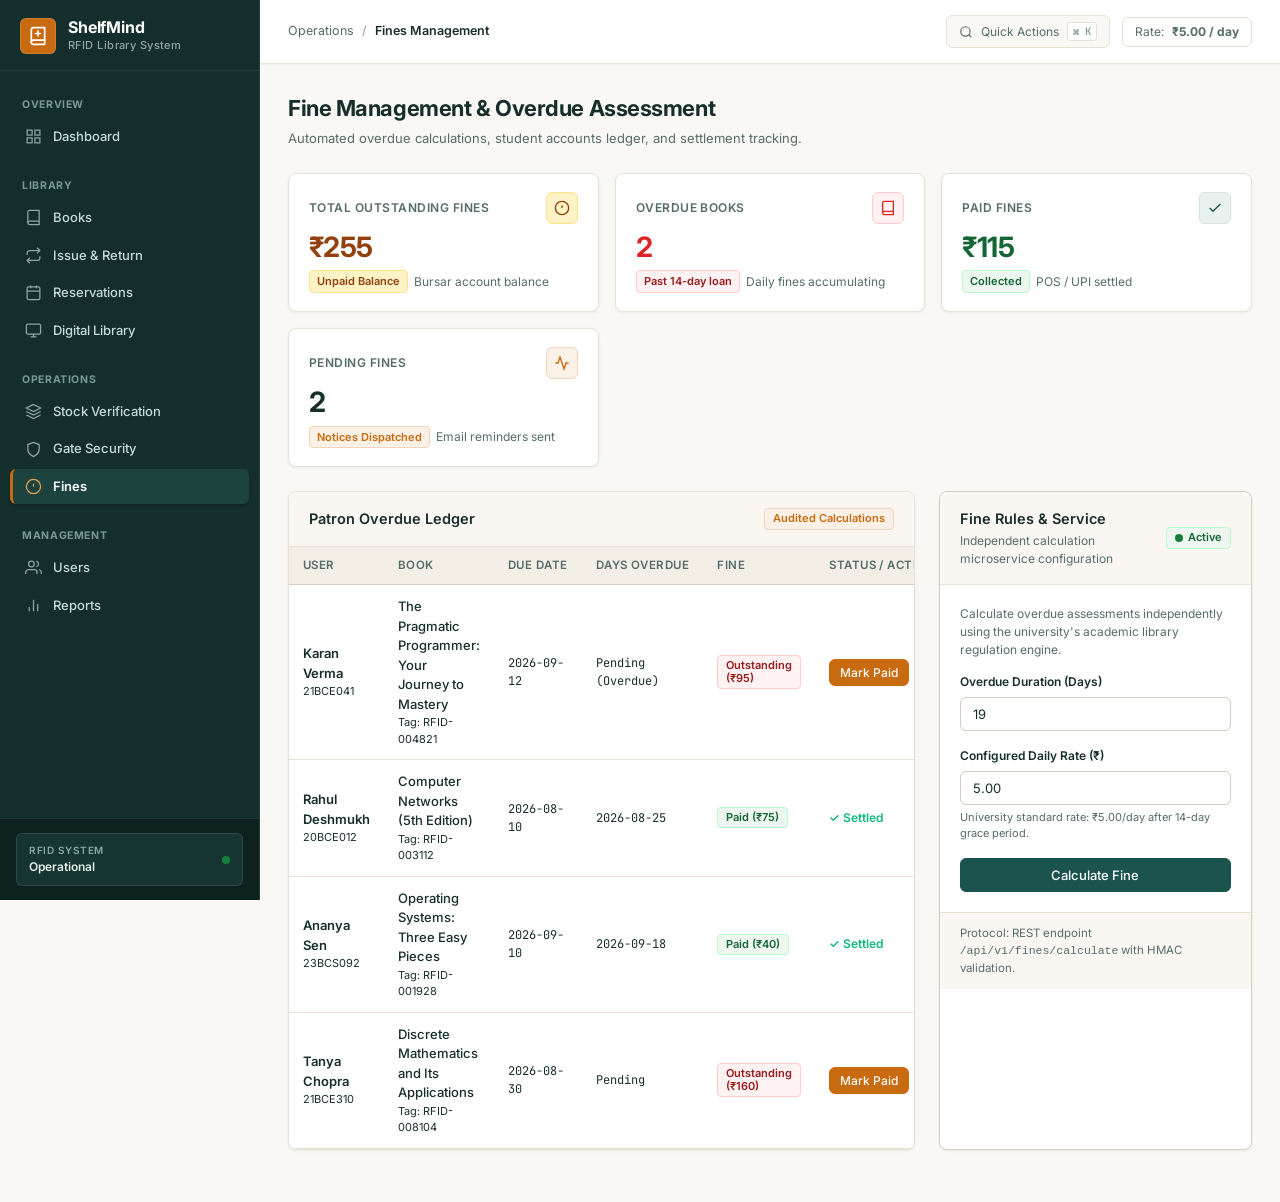
<file: fines.html>
<!DOCTYPE html>
<html lang="en">
<head>
  <meta charset="UTF-8">
  <meta name="viewport" content="width=device-width, initial-scale=1.0">
  <title>Fines Management & Rules | ShelfMind</title>
  <link rel="stylesheet" href="css/style.css">
  <link rel="stylesheet" href="css/responsive.css">
</head>
<body>

  <div class="app-layout">
    <!-- Production Sidebar -->
    <aside class="sidebar">
      <div class="sidebar-header">
        <a href="dashboard.html" class="brand-link">
          <div class="brand-icon">
            <svg width="20" height="20" viewBox="0 0 24 24" fill="none" stroke="currentColor" stroke-width="2" stroke-linecap="round" stroke-linejoin="round">
              <path d="M4 19.5A2.5 2.5 0 0 1 6.5 17H20"></path>
              <path d="M6.5 2H20v20H6.5A2.5 2.5 0 0 1 4 19.5v-15A2.5 2.5 0 0 1 6.5 2z"></path>
              <path d="M12 6v6"></path>
              <path d="M9 9h6"></path>
            </svg>
          </div>
          <div>
            <span class="brand-title">ShelfMind</span>
            <span class="brand-subtitle">RFID Library System</span>
          </div>
        </a>
      </div>

      <div class="sidebar-content">
        <div class="nav-section-title">Overview</div>
        <ul class="sidebar-nav">
          <li><a href="dashboard.html"><svg viewBox="0 0 24 24" fill="none" stroke="currentColor"><rect x="3" y="3" width="7" height="7"></rect><rect x="14" y="3" width="7" height="7"></rect><rect x="14" y="14" width="7" height="7"></rect><rect x="3" y="14" width="7" height="7"></rect></svg><span>Dashboard</span></a></li>
        </ul>

        <div class="nav-section-title">Library</div>
        <ul class="sidebar-nav">
          <li><a href="books.html"><svg viewBox="0 0 24 24" fill="none" stroke="currentColor"><path d="M4 19.5A2.5 2.5 0 0 1 6.5 17H20"></path><path d="M6.5 2H20v20H6.5A2.5 2.5 0 0 1 4 19.5v-15A2.5 2.5 0 0 1 6.5 2z"></path></svg><span>Books</span></a></li>
          <li><a href="issue-return.html"><svg viewBox="0 0 24 24" fill="none" stroke="currentColor"><polyline points="17 1 21 5 17 9"></polyline><path d="M3 11V9a4 4 0 0 1 4-4h14"></path><polyline points="7 23 3 19 7 15"></polyline><path d="M21 13v2a4 4 0 0 1-4 4H3"></path></svg><span>Issue & Return</span></a></li>
          <li><a href="reservations.html"><svg viewBox="0 0 24 24" fill="none" stroke="currentColor"><rect x="3" y="4" width="18" height="18" rx="2" ry="2"></rect><line x1="16" y1="2" x2="16" y2="6"></line><line x1="8" y1="2" x2="8" y2="6"></line><line x1="3" y1="10" x2="21" y2="10"></line></svg><span>Reservations</span></a></li>
          <li><a href="digital-library.html"><svg viewBox="0 0 24 24" fill="none" stroke="currentColor"><rect x="2" y="3" width="20" height="14" rx="2" ry="2"></rect><line x1="8" y1="21" x2="16" y2="21"></line><line x1="12" y1="17" x2="12" y2="21"></line></svg><span>Digital Library</span></a></li>
        </ul>

        <div class="nav-section-title">Operations</div>
        <ul class="sidebar-nav">
          <li><a href="stock-verification.html"><svg viewBox="0 0 24 24" fill="none" stroke="currentColor"><polygon points="12 2 2 7 12 12 22 7 12 2"></polygon><polyline points="2 17 12 22 22 17"></polyline><polyline points="2 12 12 17 22 12"></polyline></svg><span>Stock Verification</span></a></li>
          <li><a href="gate-security.html"><svg viewBox="0 0 24 24" fill="none" stroke="currentColor"><path d="M12 22s8-4 8-10V5l-8-3-8 3v7c0 6 8 10 8 10z"></path></svg><span>Gate Security</span></a></li>
          <li><a href="fines.html" class="active"><svg viewBox="0 0 24 24" fill="none" stroke="currentColor"><circle cx="12" cy="12" r="10"></circle><line x1="12" y1="8" x2="12" y2="12"></line><line x1="12" y1="16" x2="12.01" y2="16"></line></svg><span>Fines</span></a></li>
        </ul>

        <div class="nav-section-title">Management</div>
        <ul class="sidebar-nav">
          <li><a href="users.html"><svg viewBox="0 0 24 24" fill="none" stroke="currentColor"><path d="M17 21v-2a4 4 0 0 0-4-4H5a4 4 0 0 0-4 4v2"></path><circle cx="9" cy="7" r="4"></circle><path d="M23 21v-2a4 4 0 0 0-3-3.87"></path><path d="M16 3.13a4 4 0 0 1 0 7.75"></path></svg><span>Users</span></a></li>
          <li><a href="reports.html"><svg viewBox="0 0 24 24" fill="none" stroke="currentColor"><line x1="18" y1="20" x2="18" y2="10"></line><line x1="12" y1="20" x2="12" y2="4"></line><line x1="6" y1="20" x2="6" y2="14"></line></svg><span>Reports</span></a></li>
        </ul>
      </div>

      <div class="sidebar-footer">
        <div class="rfid-status-badge">
          <div>
            <span class="rfid-label">RFID SYSTEM</span>
            <span class="rfid-name">Operational</span>
          </div>
          <span class="status-dot pulse-green"></span>
        </div>
      </div>
    </aside>

    <!-- Main Wrapper -->
    <div class="main-wrapper">
      <header class="topbar">
        <div class="topbar-left">
          <button class="mobile-nav-toggle" id="mobileNavToggle" aria-label="Toggle Navigation">
            <svg width="20" height="20" viewBox="0 0 24 24" fill="none" stroke="currentColor" stroke-width="2">
              <line x1="3" y1="12" x2="21" y2="12"></line>
              <line x1="3" y1="6" x2="21" y2="6"></line>
              <line x1="3" y1="18" x2="21" y2="18"></line>
            </svg>
          </button>
          
          <nav class="breadcrumbs">
            <span class="breadcrumb-item">Operations</span>
            <span class="breadcrumb-separator">/</span>
            <span class="breadcrumb-active">Fines Management</span>
          </nav>
        </div>

        <div class="topbar-right">
          <div class="quick-search-trigger" id="quickSearchBtn">
            <svg width="14" height="14" viewBox="0 0 24 24" fill="none" stroke="currentColor" stroke-width="2"><circle cx="11" cy="11" r="8"></circle><line x1="21" y1="21" x2="16.65" y2="16.65"></line></svg>
            <span>Quick Actions</span>
            <span class="kbd-shortcut">⌘ K</span>
          </div>

          <span class="sync-status-indicator">
            Rate: <strong>₹5.00 / day</strong>
          </span>
        </div>
      </header>

      <main class="page-container">
        <!-- Header (Prompt Section 17) -->
        <div class="page-header">
          <div class="page-title-group">
            <h1>Fine Management & Overdue Assessment</h1>
            <p>Automated overdue calculations, student accounts ledger, and settlement tracking.</p>
          </div>
        </div>

        <!-- 4 Statistics (Prompt Section 17: Outstanding fines, Overdue books, Paid fines, Pending fines) -->
        <div class="metrics-grid">
          <div class="metric-card">
            <div class="metric-card-header">
              <span class="metric-label">Total Outstanding Fines</span>
              <div class="metric-card-icon amber">
                <svg width="16" height="16" viewBox="0 0 24 24" fill="none" stroke="currentColor" stroke-width="2"><circle cx="12" cy="12" r="10"></circle><line x1="12" y1="8" x2="12" y2="12"></line><line x1="12" y1="16" x2="12.01" y2="16"></line></svg>
              </div>
            </div>
            <div class="metric-value" id="statFinesOutstanding" style="color:var(--warning-text);">₹1,840</div>
            <div class="metric-footnote">
              <span class="metric-tag warning">Unpaid Balance</span>
              <span>Bursar account balance</span>
            </div>
          </div>

          <div class="metric-card">
            <div class="metric-card-header">
              <span class="metric-label">Overdue Books</span>
              <div class="metric-card-icon red">
                <svg width="16" height="16" viewBox="0 0 24 24" fill="none" stroke="currentColor" stroke-width="2"><path d="M4 19.5A2.5 2.5 0 0 1 6.5 17H20"></path><path d="M6.5 2H20v20H6.5A2.5 2.5 0 0 1 4 19.5v-15A2.5 2.5 0 0 1 6.5 2z"></path></svg>
              </div>
            </div>
            <div class="metric-value" id="statFinesOverdueReturns" style="color:var(--error);">3 Volumes</div>
            <div class="metric-footnote">
              <span class="metric-tag error">Past 14-day loan</span>
              <span>Daily fines accumulating</span>
            </div>
          </div>

          <div class="metric-card">
            <div class="metric-card-header">
              <span class="metric-label">Paid Fines</span>
              <div class="metric-card-icon teal">
                <svg width="16" height="16" viewBox="0 0 24 24" fill="none" stroke="currentColor" stroke-width="2"><polyline points="20 6 9 17 4 12"></polyline></svg>
              </div>
            </div>
            <div class="metric-value" id="statFinesPaid" style="color:var(--success-text);">₹1,150</div>
            <div class="metric-footnote">
              <span class="metric-tag success">Collected</span>
              <span>POS / UPI settled</span>
            </div>
          </div>

          <div class="metric-card">
            <div class="metric-card-header">
              <span class="metric-label">Pending Fines</span>
              <div class="metric-card-icon">
                <svg width="16" height="16" viewBox="0 0 24 24" fill="none" stroke="currentColor" stroke-width="2"><polyline points="22 12 18 12 15 21 9 3 6 12 2 12"></polyline></svg>
              </div>
            </div>
            <div class="metric-value" id="statFinesPendingActions">3 Actions</div>
            <div class="metric-footnote">
              <span class="metric-tag blue">Notices Dispatched</span>
              <span>Email reminders sent</span>
            </div>
          </div>
        </div>

        <!-- 2-Column: Table (User | Book | Due Date | Days Overdue | Fine | Status) & Fine Rules Configuration Panel -->
        <div class="grid-2-1">
          <!-- Overdue Ledger Table (Prompt Section 17) -->
          <div class="card">
            <div class="card-header">
              <h2 class="card-title">Patron Overdue Ledger</h2>
              <span class="badge badge-issued">Audited Calculations</span>
            </div>

            <div class="table-responsive">
              <table class="data-table">
                <thead>
                  <tr>
                    <th>User</th>
                    <th>Book</th>
                    <th>Due Date</th>
                    <th>Days Overdue</th>
                    <th>Fine</th>
                    <th>Status / Action</th>
                  </tr>
                </thead>
                <tbody id="finesTableBody">
                  <!-- Dynamically populated by fines.js -->
                </tbody>
              </table>
            </div>
          </div>

          <!-- Configuration Panel: Fine Rules (Prompt Section 17) -->
          <div class="card" style="border: 1px solid var(--border-strong);">
            <div class="card-header">
              <div>
                <h2 class="card-title">Fine Rules & Service</h2>
                <div class="card-subtitle">Independent calculation microservice configuration</div>
              </div>
              <span class="badge badge-available">
                <span class="status-dot pulse-green"></span>
                Active
              </span>
            </div>

            <div class="card-body">
              <p style="font-size: 12px; color: var(--text-secondary); margin-bottom: 14px;">
                Calculate overdue assessments independently using the university's academic library regulation engine.
              </p>

              <div class="form-group">
                <label class="form-label" for="fineCalcDays">Overdue Duration (Days)</label>
                <input type="number" id="fineCalcDays" class="form-control" value="19" min="1" max="180">
              </div>

              <div class="form-group">
                <label class="form-label" for="fineCalcRate">Configured Daily Rate (₹)</label>
                <input type="number" id="fineCalcRate" class="form-control" value="5.00" step="0.50">
                <div class="form-help">University standard rate: ₹5.00/day after 14-day grace period.</div>
              </div>

              <button type="button" class="btn btn-teal" id="btnCalculateFineService" style="width: 100%;">
                Calculate Fine
              </button>

              <div id="fineServiceOutput" style="display: none;"></div>
            </div>

            <div class="card-footer" style="font-size: 11.5px;">
              Protocol: REST endpoint <code>/api/v1/fines/calculate</code> with HMAC validation.
            </div>
          </div>
        </div>
      </main>
    </div>
  </div>

  <script src="js/mock-data.js"></script>
  <script src="js/app.js"></script>
  <script src="js/fines.js"></script>
</body>
</html>
</file>
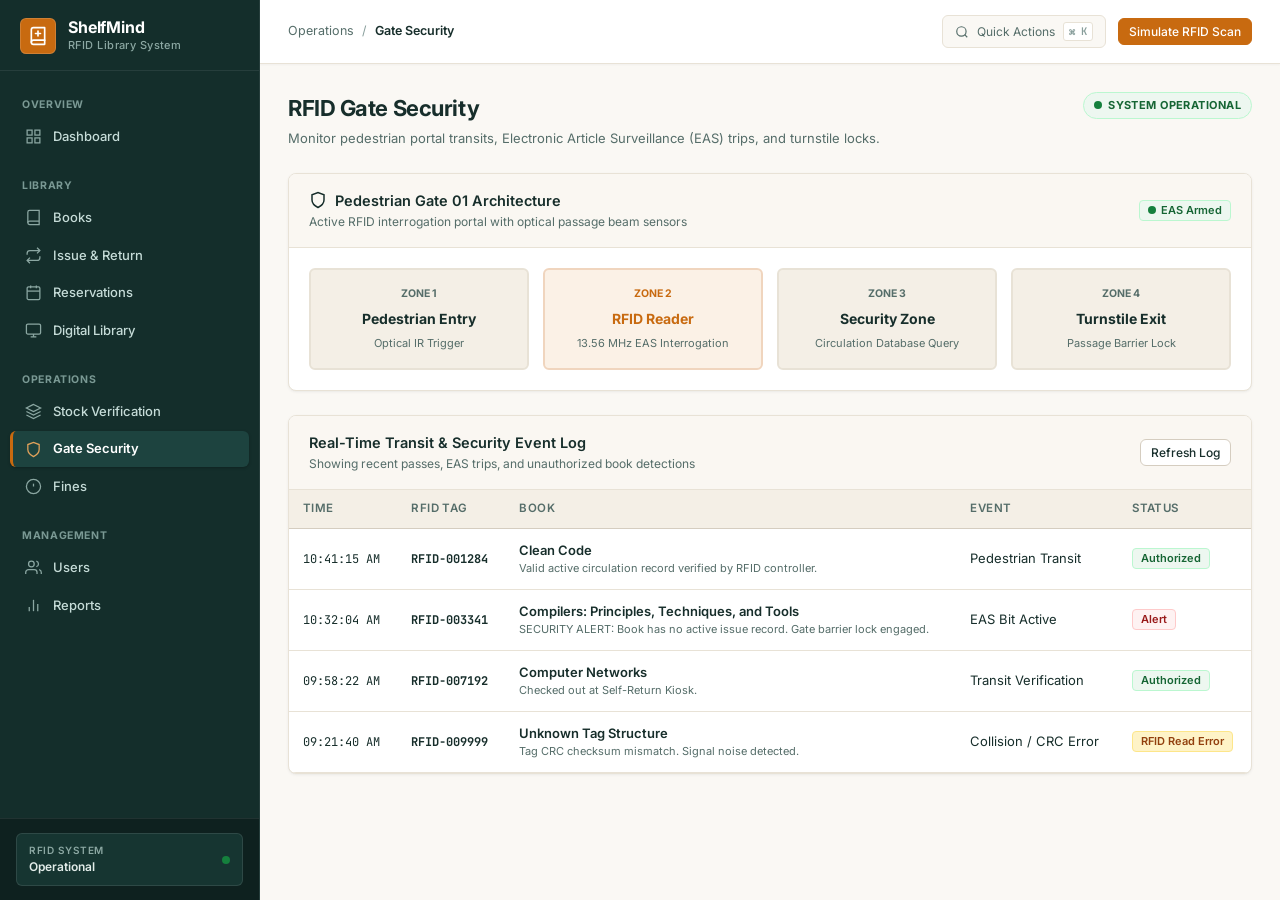
<file: gate-security.html>
<!DOCTYPE html>
<html lang="en">
<head>
  <meta charset="UTF-8">
  <meta name="viewport" content="width=device-width, initial-scale=1.0">
  <title>RFID Gate Security | ShelfMind</title>
  <link rel="stylesheet" href="css/style.css">
  <link rel="stylesheet" href="css/responsive.css">
</head>
<body>

  <div class="app-layout">
    <!-- Production Sidebar -->
    <aside class="sidebar">
      <div class="sidebar-header">
        <a href="dashboard.html" class="brand-link">
          <div class="brand-icon">
            <svg width="20" height="20" viewBox="0 0 24 24" fill="none" stroke="currentColor" stroke-width="2" stroke-linecap="round" stroke-linejoin="round">
              <path d="M4 19.5A2.5 2.5 0 0 1 6.5 17H20"></path>
              <path d="M6.5 2H20v20H6.5A2.5 2.5 0 0 1 4 19.5v-15A2.5 2.5 0 0 1 6.5 2z"></path>
              <path d="M12 6v6"></path>
              <path d="M9 9h6"></path>
            </svg>
          </div>
          <div>
            <span class="brand-title">ShelfMind</span>
            <span class="brand-subtitle">RFID Library System</span>
          </div>
        </a>
      </div>

      <div class="sidebar-content">
        <div class="nav-section-title">Overview</div>
        <ul class="sidebar-nav">
          <li><a href="dashboard.html"><svg viewBox="0 0 24 24" fill="none" stroke="currentColor"><rect x="3" y="3" width="7" height="7"></rect><rect x="14" y="3" width="7" height="7"></rect><rect x="14" y="14" width="7" height="7"></rect><rect x="3" y="14" width="7" height="7"></rect></svg><span>Dashboard</span></a></li>
        </ul>

        <div class="nav-section-title">Library</div>
        <ul class="sidebar-nav">
          <li><a href="books.html"><svg viewBox="0 0 24 24" fill="none" stroke="currentColor"><path d="M4 19.5A2.5 2.5 0 0 1 6.5 17H20"></path><path d="M6.5 2H20v20H6.5A2.5 2.5 0 0 1 4 19.5v-15A2.5 2.5 0 0 1 6.5 2z"></path></svg><span>Books</span></a></li>
          <li><a href="issue-return.html"><svg viewBox="0 0 24 24" fill="none" stroke="currentColor"><polyline points="17 1 21 5 17 9"></polyline><path d="M3 11V9a4 4 0 0 1 4-4h14"></path><polyline points="7 23 3 19 7 15"></polyline><path d="M21 13v2a4 4 0 0 1-4 4H3"></path></svg><span>Issue & Return</span></a></li>
          <li><a href="reservations.html"><svg viewBox="0 0 24 24" fill="none" stroke="currentColor"><rect x="3" y="4" width="18" height="18" rx="2" ry="2"></rect><line x1="16" y1="2" x2="16" y2="6"></line><line x1="8" y1="2" x2="8" y2="6"></line><line x1="3" y1="10" x2="21" y2="10"></line></svg><span>Reservations</span></a></li>
          <li><a href="digital-library.html"><svg viewBox="0 0 24 24" fill="none" stroke="currentColor"><rect x="2" y="3" width="20" height="14" rx="2" ry="2"></rect><line x1="8" y1="21" x2="16" y2="21"></line><line x1="12" y1="17" x2="12" y2="21"></line></svg><span>Digital Library</span></a></li>
        </ul>

        <div class="nav-section-title">Operations</div>
        <ul class="sidebar-nav">
          <li><a href="stock-verification.html"><svg viewBox="0 0 24 24" fill="none" stroke="currentColor"><polygon points="12 2 2 7 12 12 22 7 12 2"></polygon><polyline points="2 17 12 22 22 17"></polyline><polyline points="2 12 12 17 22 12"></polyline></svg><span>Stock Verification</span></a></li>
          <li><a href="gate-security.html" class="active"><svg viewBox="0 0 24 24" fill="none" stroke="currentColor"><path d="M12 22s8-4 8-10V5l-8-3-8 3v7c0 6 8 10 8 10z"></path></svg><span>Gate Security</span></a></li>
          <li><a href="fines.html"><svg viewBox="0 0 24 24" fill="none" stroke="currentColor"><circle cx="12" cy="12" r="10"></circle><line x1="12" y1="8" x2="12" y2="12"></line><line x1="12" y1="16" x2="12.01" y2="16"></line></svg><span>Fines</span></a></li>
        </ul>

        <div class="nav-section-title">Management</div>
        <ul class="sidebar-nav">
          <li><a href="users.html"><svg viewBox="0 0 24 24" fill="none" stroke="currentColor"><path d="M17 21v-2a4 4 0 0 0-4-4H5a4 4 0 0 0-4 4v2"></path><circle cx="9" cy="7" r="4"></circle><path d="M23 21v-2a4 4 0 0 0-3-3.87"></path><path d="M16 3.13a4 4 0 0 1 0 7.75"></path></svg><span>Users</span></a></li>
          <li><a href="reports.html"><svg viewBox="0 0 24 24" fill="none" stroke="currentColor"><line x1="18" y1="20" x2="18" y2="10"></line><line x1="12" y1="20" x2="12" y2="4"></line><line x1="6" y1="20" x2="6" y2="14"></line></svg><span>Reports</span></a></li>
        </ul>
      </div>

      <div class="sidebar-footer">
        <div class="rfid-status-badge">
          <div>
            <span class="rfid-label">RFID SYSTEM</span>
            <span class="rfid-name">Operational</span>
          </div>
          <span class="status-dot pulse-green"></span>
        </div>
      </div>
    </aside>

    <!-- Main Wrapper -->
    <div class="main-wrapper">
      <header class="topbar">
        <div class="topbar-left">
          <button class="mobile-nav-toggle" id="mobileNavToggle" aria-label="Toggle Navigation">
            <svg width="20" height="20" viewBox="0 0 24 24" fill="none" stroke="currentColor" stroke-width="2">
              <line x1="3" y1="12" x2="21" y2="12"></line>
              <line x1="3" y1="6" x2="21" y2="6"></line>
              <line x1="3" y1="18" x2="21" y2="18"></line>
            </svg>
          </button>
          
          <nav class="breadcrumbs">
            <span class="breadcrumb-item">Operations</span>
            <span class="breadcrumb-separator">/</span>
            <span class="breadcrumb-active">Gate Security</span>
          </nav>
        </div>

        <div class="topbar-right">
          <div class="quick-search-trigger" id="quickSearchBtn">
            <svg width="14" height="14" viewBox="0 0 24 24" fill="none" stroke="currentColor" stroke-width="2"><circle cx="11" cy="11" r="8"></circle><line x1="21" y1="21" x2="16.65" y2="16.65"></line></svg>
            <span>Quick Actions</span>
            <span class="kbd-shortcut">⌘ K</span>
          </div>

          <button type="button" class="btn btn-primary btn-sm" id="btnSimulateGateScan">
            Simulate RFID Scan
          </button>
        </div>
      </header>

      <main class="page-container">
        <!-- Header (Prompt Section 16) -->
        <div class="page-header">
          <div class="page-title-group">
            <h1>RFID Gate Security</h1>
            <p>Monitor pedestrian portal transits, Electronic Article Surveillance (EAS) trips, and turnstile locks.</p>
          </div>
          <div class="header-actions">
            <div class="rfid-online-pill">
              <span class="status-dot pulse-green"></span>
              <span>SYSTEM OPERATIONAL</span>
            </div>
          </div>
        </div>

        <!-- Simulated Event Banner -->
        <div id="gateSimAlertBanner" style="display: none; margin-bottom: 20px;"></div>

        <!-- Large Gate Visualization: Entry → RFID Reader → Security Zone → Exit (Prompt Section 16) -->
        <div class="card" style="margin-bottom: 24px;">
          <div class="card-header">
            <div>
              <h2 class="card-title">
                <svg width="18" height="18" viewBox="0 0 24 24" fill="none" stroke="currentColor" stroke-width="2"><path d="M12 22s8-4 8-10V5l-8-3-8 3v7c0 6 8 10 8 10z"></path></svg>
                Pedestrian Gate 01 Architecture
              </h2>
              <div class="card-subtitle">Active RFID interrogation portal with optical passage beam sensors</div>
            </div>
            <span class="badge badge-available">
              <span class="status-dot pulse-green"></span>
              EAS Armed
            </span>
          </div>

          <div class="card-body">
            <div style="display: grid; grid-template-columns: repeat(4, 1fr); gap: 14px; text-align: center;">
              <!-- 1. Entry -->
              <div class="gate-zone-step" id="zoneStepEntry" style="background-color:var(--bg-subtle); padding:16px 12px; border-radius:var(--radius-sm); border:2px solid var(--border); transition:all 0.2s ease;">
                <div style="font-size:10.5px; text-transform:uppercase; color:var(--text-secondary); font-weight:700;">Zone 1</div>
                <div style="font-size:14px; font-weight:700; color:var(--text-primary); margin:6px 0;">Pedestrian Entry</div>
                <div style="font-size:11px; color:var(--text-secondary);">Optical IR Trigger</div>
              </div>

              <!-- 2. RFID Reader -->
              <div class="gate-zone-step" id="zoneStepReader" style="background-color:var(--soft-blue); padding:16px 12px; border-radius:var(--radius-sm); border:2px solid var(--blue-border); transition:all 0.2s ease;">
                <div style="font-size:10.5px; text-transform:uppercase; color:var(--blue); font-weight:700;">Zone 2</div>
                <div style="font-size:14px; font-weight:700; color:var(--blue); margin:6px 0;">RFID Reader</div>
                <div style="font-size:11px; color:var(--text-secondary);">13.56 MHz EAS Interrogation</div>
              </div>

              <!-- 3. Security Zone -->
              <div class="gate-zone-step" id="zoneStepSecurity" style="background-color:var(--bg-subtle); padding:16px 12px; border-radius:var(--radius-sm); border:2px solid var(--border); transition:all 0.2s ease;">
                <div style="font-size:10.5px; text-transform:uppercase; color:var(--text-secondary); font-weight:700;">Zone 3</div>
                <div style="font-size:14px; font-weight:700; color:var(--text-primary); margin:6px 0;">Security Zone</div>
                <div style="font-size:11px; color:var(--text-secondary);">Circulation Database Query</div>
              </div>

              <!-- 4. Exit -->
              <div class="gate-zone-step" id="zoneStepExit" style="background-color:var(--bg-subtle); padding:16px 12px; border-radius:var(--radius-sm); border:2px solid var(--border); transition:all 0.2s ease;">
                <div style="font-size:10.5px; text-transform:uppercase; color:var(--text-secondary); font-weight:700;">Zone 4</div>
                <div style="font-size:14px; font-weight:700; color:var(--text-primary); margin:6px 0;">Turnstile Exit</div>
                <div style="font-size:11px; color:var(--text-secondary);">Passage Barrier Lock</div>
              </div>
            </div>
          </div>
        </div>

        <!-- Real-Time Activity Feed (Prompt Section 16) -->
        <div class="card">
          <div class="card-header">
            <div>
              <h2 class="card-title">Real-Time Transit & Security Event Log</h2>
              <div class="card-subtitle">Showing recent passes, EAS trips, and unauthorized book detections</div>
            </div>
            <button type="button" class="btn btn-secondary btn-sm" onclick="location.reload()">Refresh Log</button>
          </div>

          <div class="table-responsive">
            <table class="data-table">
              <thead>
                <tr>
                  <th>Time</th>
                  <th>RFID Tag</th>
                  <th>Book</th>
                  <th>Event</th>
                  <th>Status</th>
                </tr>
              </thead>
              <tbody id="gateEventsTableBody">
                <!-- Dynamically populated by gate.js -->
              </tbody>
            </table>
          </div>
        </div>
      </main>
    </div>
  </div>

  <script src="js/mock-data.js"></script>
  <script src="js/app.js"></script>
  <script src="js/gate.js"></script>
</body>
</html>
</file>
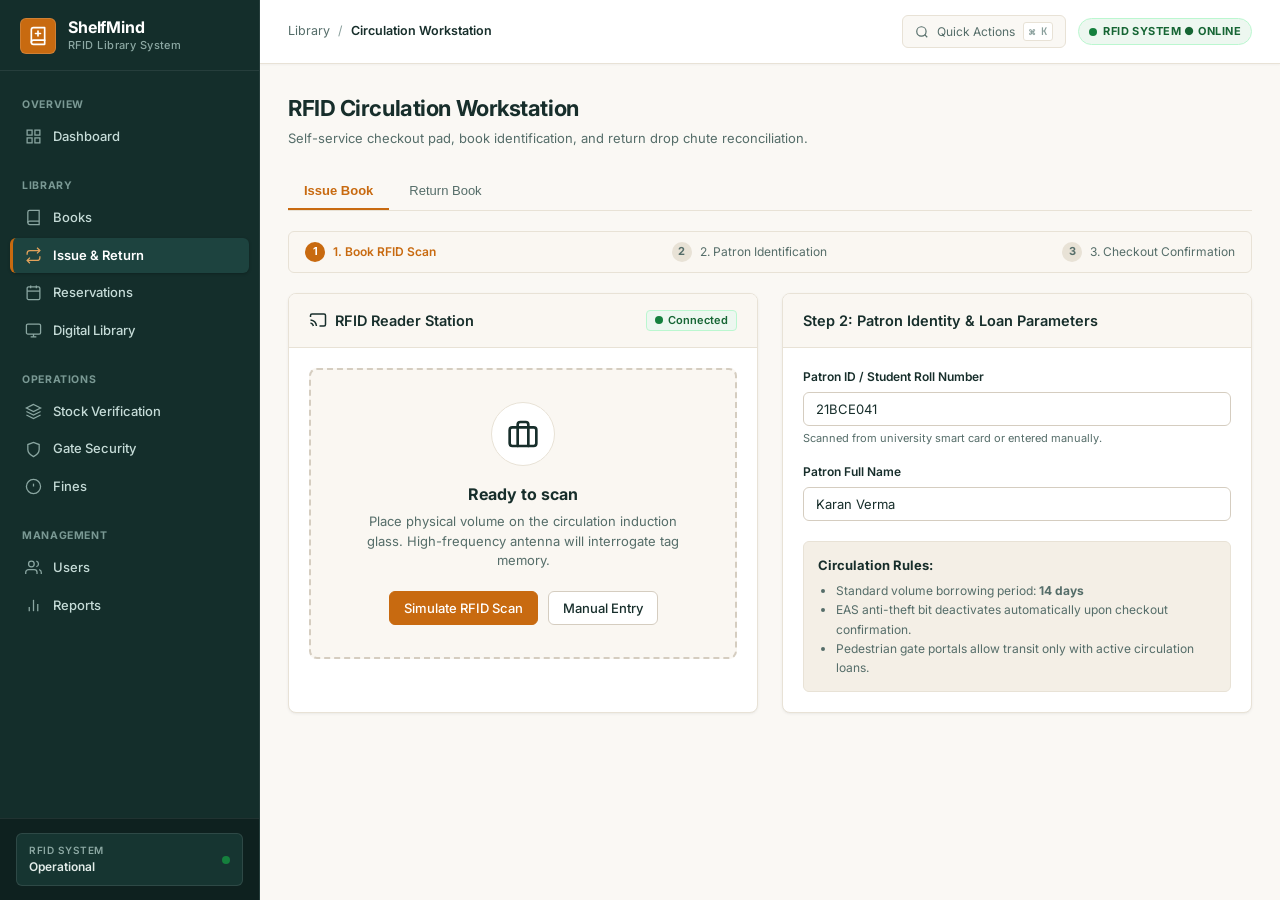
<file: issue-return.html>
<!DOCTYPE html>
<html lang="en">
<head>
  <meta charset="UTF-8">
  <meta name="viewport" content="width=device-width, initial-scale=1.0">
  <title>RFID Circulation Workstation | ShelfMind</title>
  <link rel="stylesheet" href="css/style.css">
  <link rel="stylesheet" href="css/responsive.css">
</head>
<body>

  <div class="app-layout">
    <!-- Production Sidebar -->
    <aside class="sidebar">
      <div class="sidebar-header">
        <a href="dashboard.html" class="brand-link">
          <div class="brand-icon">
            <svg width="20" height="20" viewBox="0 0 24 24" fill="none" stroke="currentColor" stroke-width="2" stroke-linecap="round" stroke-linejoin="round">
              <path d="M4 19.5A2.5 2.5 0 0 1 6.5 17H20"></path>
              <path d="M6.5 2H20v20H6.5A2.5 2.5 0 0 1 4 19.5v-15A2.5 2.5 0 0 1 6.5 2z"></path>
              <path d="M12 6v6"></path>
              <path d="M9 9h6"></path>
            </svg>
          </div>
          <div>
            <span class="brand-title">ShelfMind</span>
            <span class="brand-subtitle">RFID Library System</span>
          </div>
        </a>
      </div>

      <div class="sidebar-content">
        <div class="nav-section-title">Overview</div>
        <ul class="sidebar-nav">
          <li><a href="dashboard.html"><svg viewBox="0 0 24 24" fill="none" stroke="currentColor"><rect x="3" y="3" width="7" height="7"></rect><rect x="14" y="3" width="7" height="7"></rect><rect x="14" y="14" width="7" height="7"></rect><rect x="3" y="14" width="7" height="7"></rect></svg><span>Dashboard</span></a></li>
        </ul>

        <div class="nav-section-title">Library</div>
        <ul class="sidebar-nav">
          <li><a href="books.html"><svg viewBox="0 0 24 24" fill="none" stroke="currentColor"><path d="M4 19.5A2.5 2.5 0 0 1 6.5 17H20"></path><path d="M6.5 2H20v20H6.5A2.5 2.5 0 0 1 4 19.5v-15A2.5 2.5 0 0 1 6.5 2z"></path></svg><span>Books</span></a></li>
          <li><a href="issue-return.html" class="active"><svg viewBox="0 0 24 24" fill="none" stroke="currentColor"><polyline points="17 1 21 5 17 9"></polyline><path d="M3 11V9a4 4 0 0 1 4-4h14"></path><polyline points="7 23 3 19 7 15"></polyline><path d="M21 13v2a4 4 0 0 1-4 4H3"></path></svg><span>Issue & Return</span></a></li>
          <li><a href="reservations.html"><svg viewBox="0 0 24 24" fill="none" stroke="currentColor"><rect x="3" y="4" width="18" height="18" rx="2" ry="2"></rect><line x1="16" y1="2" x2="16" y2="6"></line><line x1="8" y1="2" x2="8" y2="6"></line><line x1="3" y1="10" x2="21" y2="10"></line></svg><span>Reservations</span></a></li>
          <li><a href="digital-library.html"><svg viewBox="0 0 24 24" fill="none" stroke="currentColor"><rect x="2" y="3" width="20" height="14" rx="2" ry="2"></rect><line x1="8" y1="21" x2="16" y2="21"></line><line x1="12" y1="17" x2="12" y2="21"></line></svg><span>Digital Library</span></a></li>
        </ul>

        <div class="nav-section-title">Operations</div>
        <ul class="sidebar-nav">
          <li><a href="stock-verification.html"><svg viewBox="0 0 24 24" fill="none" stroke="currentColor"><polygon points="12 2 2 7 12 12 22 7 12 2"></polygon><polyline points="2 17 12 22 22 17"></polyline><polyline points="2 12 12 17 22 12"></polyline></svg><span>Stock Verification</span></a></li>
          <li><a href="gate-security.html"><svg viewBox="0 0 24 24" fill="none" stroke="currentColor"><path d="M12 22s8-4 8-10V5l-8-3-8 3v7c0 6 8 10 8 10z"></path></svg><span>Gate Security</span></a></li>
          <li><a href="fines.html"><svg viewBox="0 0 24 24" fill="none" stroke="currentColor"><circle cx="12" cy="12" r="10"></circle><line x1="12" y1="8" x2="12" y2="12"></line><line x1="12" y1="16" x2="12.01" y2="16"></line></svg><span>Fines</span></a></li>
        </ul>

        <div class="nav-section-title">Management</div>
        <ul class="sidebar-nav">
          <li><a href="users.html"><svg viewBox="0 0 24 24" fill="none" stroke="currentColor"><path d="M17 21v-2a4 4 0 0 0-4-4H5a4 4 0 0 0-4 4v2"></path><circle cx="9" cy="7" r="4"></circle><path d="M23 21v-2a4 4 0 0 0-3-3.87"></path><path d="M16 3.13a4 4 0 0 1 0 7.75"></path></svg><span>Users</span></a></li>
          <li><a href="reports.html"><svg viewBox="0 0 24 24" fill="none" stroke="currentColor"><line x1="18" y1="20" x2="18" y2="10"></line><line x1="12" y1="20" x2="12" y2="4"></line><line x1="6" y1="20" x2="6" y2="14"></line></svg><span>Reports</span></a></li>
        </ul>
      </div>

      <div class="sidebar-footer">
        <div class="rfid-status-badge">
          <div>
            <span class="rfid-label">RFID SYSTEM</span>
            <span class="rfid-name">Operational</span>
          </div>
          <span class="status-dot pulse-green"></span>
        </div>
      </div>
    </aside>

    <!-- Main Wrapper -->
    <div class="main-wrapper">
      <header class="topbar">
        <div class="topbar-left">
          <button class="mobile-nav-toggle" id="mobileNavToggle" aria-label="Toggle Navigation">
            <svg width="20" height="20" viewBox="0 0 24 24" fill="none" stroke="currentColor" stroke-width="2">
              <line x1="3" y1="12" x2="21" y2="12"></line>
              <line x1="3" y1="6" x2="21" y2="6"></line>
              <line x1="3" y1="18" x2="21" y2="18"></line>
            </svg>
          </button>
          
          <nav class="breadcrumbs">
            <span class="breadcrumb-item">Library</span>
            <span class="breadcrumb-separator">/</span>
            <span class="breadcrumb-active">Circulation Workstation</span>
          </nav>
        </div>

        <div class="topbar-right">
          <div class="quick-search-trigger" id="quickSearchBtn">
            <svg width="14" height="14" viewBox="0 0 24 24" fill="none" stroke="currentColor" stroke-width="2"><circle cx="11" cy="11" r="8"></circle><line x1="21" y1="21" x2="16.65" y2="16.65"></line></svg>
            <span>Quick Actions</span>
            <span class="kbd-shortcut">⌘ K</span>
          </div>

          <div class="rfid-online-pill">
            <span class="status-dot pulse-green"></span>
            <span>RFID SYSTEM ● ONLINE</span>
          </div>
        </div>
      </header>

      <main class="page-container">
        <!-- Header (Prompt Section 11) -->
        <div class="page-header">
          <div class="page-title-group">
            <h1>RFID Circulation Workstation</h1>
            <p>Self-service checkout pad, book identification, and return drop chute reconciliation.</p>
          </div>
        </div>

        <!-- Navigation Tabs (Prompt Section 11) -->
        <div class="tabs-nav">
          <button class="tab-btn active" data-tab="tabIssue">Issue Book</button>
          <button class="tab-btn" data-tab="tabReturn">Return Book</button>
        </div>

        <!-- TAB 1: ISSUE BOOK WORKFLOW -->
        <div class="tab-content active" id="tabIssue">
          <!-- Step Indicators: Book → User → Confirmation (Prompt Section 11) -->
          <div class="circulation-steps-bar" id="issueSteps">
            <div class="circulation-step-item active">
              <div class="circulation-step-dot">1</div>
              <span>1. Book RFID Scan</span>
            </div>
            <div class="circulation-step-item">
              <div class="circulation-step-dot">2</div>
              <span>2. Patron Identification</span>
            </div>
            <div class="circulation-step-item">
              <div class="circulation-step-dot">3</div>
              <span>3. Checkout Confirmation</span>
            </div>
          </div>

          <div class="grid-2col">
            <!-- Left: Large RFID Scanner Area (Prompt Section 11) -->
            <div class="card">
              <div class="card-header">
                <h2 class="card-title">
                  <svg width="18" height="18" viewBox="0 0 24 24" fill="none" stroke="currentColor" stroke-width="2"><path d="M2 16.1A5 5 0 0 1 5.9 20M2 12.05A9 9 0 0 1 9.95 20M2 8V6a2 2 0 0 1 2-2h16a2 2 0 0 1 2 2v12a2 2 0 0 1-2 2h-6"></path><line x1="2" y1="20" x2="2.01" y2="20"></line></svg>
                  RFID Reader Station
                </h2>
                <span class="badge badge-available">
                  <span class="status-dot pulse-green"></span>
                  Connected
                </span>
              </div>

              <div class="card-body">
                <div class="rfid-scanner-zone" id="issueScanZone">
                  <div class="rfid-icon-container">
                    <svg width="32" height="32" viewBox="0 0 24 24" fill="none" stroke="currentColor" stroke-width="2" stroke-linecap="round" stroke-linejoin="round">
                      <rect x="2" y="7" width="20" height="14" rx="2" ry="2"></rect>
                      <path d="M16 21V5a2 2 0 0 0-2-2h-4a2 2 0 0 0-2 2v16"></path>
                    </svg>
                  </div>
                  <h3 style="font-size: 16px; font-weight: 700; color: var(--text-primary); margin-bottom: 6px;" id="issueScanHeadline">
                    Ready to scan
                  </h3>
                  <p style="font-size: 13px; color: var(--text-secondary); max-width: 340px; margin: 0 auto 20px;">
                    Place physical volume on the circulation induction glass. High-frequency antenna will interrogate tag memory.
                  </p>
                  
                  <div style="display:flex; justify-content:center; gap:10px;">
                    <button type="button" class="btn btn-primary" id="btnSimulateIssueScan">
                      Simulate RFID Scan
                    </button>
                    <button type="button" class="btn btn-secondary" id="btnManualEntryIssue">
                      Manual Entry
                    </button>
                  </div>
                </div>

                <!-- Detected Result Box -->
                <div class="rfid-detected-card" id="issueDetectedCard" style="display: none;">
                  <div style="font-size: 11px; font-weight: 700; color: var(--success); text-transform: uppercase; margin-bottom: 8px;">
                    ● RFID Detected
                  </div>
                  <div style="font-size: 15px; font-weight: 700; color: var(--text-primary);" id="issueDetectedTitle">Clean Code</div>
                  <div style="font-size: 12px; color: var(--text-secondary); margin-bottom: 12px;" id="issueDetectedAuthor">Robert C. Martin</div>

                  <div style="background-color: var(--bg-subtle); padding: 10px 12px; border-radius: var(--radius-xs); font-size: 12px; margin-bottom: 14px;">
                    <div style="display: flex; justify-content: space-between; margin-bottom: 4px;">
                      <span style="color: var(--text-secondary);">Transponder:</span>
                      <strong class="font-mono" id="issueDetectedRfid" style="color:var(--blue);">RFID-001284 detected</strong>
                    </div>
                    <div style="display: flex; justify-content: space-between; margin-bottom: 4px;">
                      <span style="color: var(--text-secondary);">Stack Location:</span>
                      <strong id="issueDetectedLocation">Stack CS-02-B</strong>
                    </div>
                    <div style="display: flex; justify-content: space-between;">
                      <span style="color: var(--text-secondary);">Current Status:</span>
                      <span id="issueDetectedStatus" class="badge badge-available">Available</span>
                    </div>
                  </div>

                  <div id="issueActionWarning" style="display: none; font-size: 12px; color: var(--error); margin-bottom: 10px;"></div>

                  <button type="button" class="btn btn-teal" id="btnConfirmIssue" style="width: 100%;">
                    Issue Book & Deactivate EAS
                  </button>
                </div>
              </div>
            </div>

            <!-- Right: Patron Credentials -->
            <div class="card">
              <div class="card-header">
                <h2 class="card-title">Step 2: Patron Identity & Loan Parameters</h2>
              </div>
              <div class="card-body">
                <div class="form-group">
                  <label class="form-label" for="issuePatronId">Patron ID / Student Roll Number</label>
                  <input type="text" class="form-control" id="issuePatronId" value="21BCE041">
                  <div class="form-help">Scanned from university smart card or entered manually.</div>
                </div>

                <div class="form-group">
                  <label class="form-label" for="issuePatronName">Patron Full Name</label>
                  <input type="text" class="form-control" id="issuePatronName" value="Karan Verma">
                </div>

                <div style="background-color: var(--bg-subtle); border: 1px solid var(--border); border-radius: var(--radius-sm); padding: 14px; margin-top: 20px;">
                  <div style="font-weight: 700; color: var(--text-primary); font-size: 13px; margin-bottom: 6px;">Circulation Rules:</div>
                  <ul style="padding-left: 18px; font-size: 12px; color: var(--text-secondary); line-height: 1.6;">
                    <li>Standard volume borrowing period: <strong>14 days</strong></li>
                    <li>EAS anti-theft bit deactivates automatically upon checkout confirmation.</li>
                    <li>Pedestrian gate portals allow transit only with active circulation loans.</li>
                  </ul>
                </div>
              </div>
            </div>
          </div>
        </div>

        <!-- TAB 2: RETURN BOOK WORKFLOW -->
        <div class="tab-content" id="tabReturn">
          <!-- Step Indicators: RFID Scan → Book Detection → Condition → Confirmation (Prompt Section 11) -->
          <div class="circulation-steps-bar" id="returnSteps">
            <div class="circulation-step-item active">
              <div class="circulation-step-dot">1</div>
              <span>1. Chute RFID Scan</span>
            </div>
            <div class="circulation-step-item">
              <div class="circulation-step-dot">2</div>
              <span>2. Volume Detection</span>
            </div>
            <div class="circulation-step-item">
              <div class="circulation-step-dot">3</div>
              <span>3. Condition & Fine Check</span>
            </div>
            <div class="circulation-step-item">
              <div class="circulation-step-dot">4</div>
              <span>4. Return Confirmation</span>
            </div>
          </div>

          <div class="grid-2col">
            <!-- Left: Smart Drop Chute Area -->
            <div class="card">
              <div class="card-header">
                <h2 class="card-title">
                  <svg width="18" height="18" viewBox="0 0 24 24" fill="none" stroke="currentColor" stroke-width="2"><polyline points="7 23 3 19 7 15"></polyline><path d="M21 13v2a4 4 0 0 1-4 4H3"></path></svg>
                  Smart Return Drop Chute
                </h2>
                <span class="badge badge-available">
                  <span class="status-dot pulse-green"></span>
                  Chute Online
                </span>
              </div>

              <div class="card-body">
                <div class="rfid-scanner-zone" id="returnScanZone">
                  <div class="rfid-icon-container" style="color: var(--teal);">
                    <svg width="32" height="32" viewBox="0 0 24 24" fill="none" stroke="currentColor" stroke-width="2" stroke-linecap="round" stroke-linejoin="round">
                      <path d="M21 15v4a2 2 0 0 1-2 2H5a2 2 0 0 1-2-2v-4"></path>
                      <polyline points="7 10 12 15 17 10"></polyline>
                      <line x1="12" y1="15" x2="12" y2="3"></line>
                    </svg>
                  </div>
                  <h3 style="font-size: 16px; font-weight: 700; color: var(--text-primary); margin-bottom: 6px;" id="returnScanHeadline">
                    Ready to scan
                  </h3>
                  <p style="font-size: 13px; color: var(--text-secondary); max-width: 340px; margin: 0 auto 20px;">
                    Drop incoming volume into mechanical chute. RFID reader interrogates transponder and evaluates overdue deadlines.
                  </p>
                  
                  <div style="display:flex; justify-content:center; gap:10px;">
                    <button type="button" class="btn btn-teal" id="btnSimulateReturnScan">
                      Simulate RFID Scan
                    </button>
                    <button type="button" class="btn btn-secondary" id="btnManualEntryReturn">
                      Manual Entry
                    </button>
                  </div>
                </div>

                <!-- Return Result Card (Prompt Section 12) -->
                <div class="rfid-detected-card" id="returnDetectedCard" style="display: none;">
                  <div style="font-size: 11px; font-weight: 700; color: var(--teal); text-transform: uppercase; margin-bottom: 8px;">
                    ● Volume Identified in Chute
                  </div>

                  <div style="font-size: 15px; font-weight: 700; color: var(--text-primary);" id="returnDetectedTitle">The Pragmatic Programmer</div>

                  <div style="background-color: var(--bg-subtle); padding: 10px 12px; border-radius: var(--radius-xs); font-size: 12px; margin: 12px 0;">
                    <div style="display: flex; justify-content: space-between; margin-bottom: 4px;">
                      <span style="color: var(--text-secondary);">Transponder:</span>
                      <strong class="font-mono" id="returnDetectedRfid" style="color:var(--teal);">RFID-004821 detected</strong>
                    </div>
                    <div style="display: flex; justify-content: space-between; margin-bottom: 4px;">
                      <span style="color: var(--text-secondary);">Borrower:</span>
                      <strong id="returnDetectedBorrower">Student Account</strong>
                    </div>
                    <div style="display: flex; justify-content: space-between; margin-bottom: 4px;">
                      <span style="color: var(--text-secondary);">Due Date:</span>
                      <strong id="returnDetectedDueDate">12 Sep 2026</strong>
                    </div>
                    <div style="display: flex; justify-content: space-between;">
                      <span style="color: var(--text-secondary);">Status:</span>
                      <span id="returnDetectedStatus" class="badge badge-alert">Overdue</span>
                    </div>
                  </div>

                  <!-- Overdue Warning (Prompt Section 12) -->
                  <div id="returnFineWarningBox"></div>

                  <button type="button" class="btn btn-primary" id="btnConfirmReturn" style="width: 100%; margin-top: 14px;">
                    Complete Return & Reactivate EAS
                  </button>
                </div>
              </div>
            </div>

            <!-- Right: Fine Calculation Service Pipeline -->
            <div class="card">
              <div class="card-header">
                <h2 class="card-title">Automated Return Ledger Pipeline</h2>
              </div>
              <div class="card-body">
                <div style="display: flex; align-items: center; justify-content: space-between; padding: 12px; background: var(--bg-subtle); border-radius: var(--radius-sm); border: 1px solid var(--border); margin-bottom: 16px;">
                  <div>
                    <div style="font-weight: 700; font-size: 13px; color: var(--text-primary);">Fine Calculation Service</div>
                    <div style="font-size: 11px; color: var(--text-secondary);">Independent microservice daemon</div>
                  </div>
                  <span class="badge badge-available">
                    <span class="status-dot pulse-green"></span>
                    Online
                  </span>
                </div>

                <div style="font-size: 12.5px; color: var(--text-secondary); line-height: 1.6;">
                  <p>When an RFID tag enters the return chute:</p>
                  <ol style="padding-left: 20px; font-size: 12px; margin-top: 8px;">
                    <li>Transponder tag is matched with active circulation loans table.</li>
                    <li>Timestamp differential is evaluated against the 14-day policy.</li>
                    <li>If overdue, a fine assessment is logged to the Student Bursar Ledger.</li>
                    <li>The transponder Electronic Article Surveillance (EAS) security bit is toggled back to <strong>ARMED</strong>.</li>
                    <li>Stack sorting conveyor indexes the book for reshelving.</li>
                  </ol>
                </div>
              </div>
            </div>
          </div>
        </div>
      </main>
    </div>
  </div>

  <script src="js/mock-data.js"></script>
  <script src="js/app.js"></script>
  <script src="js/lending.js"></script>
</body>
</html>
</file>
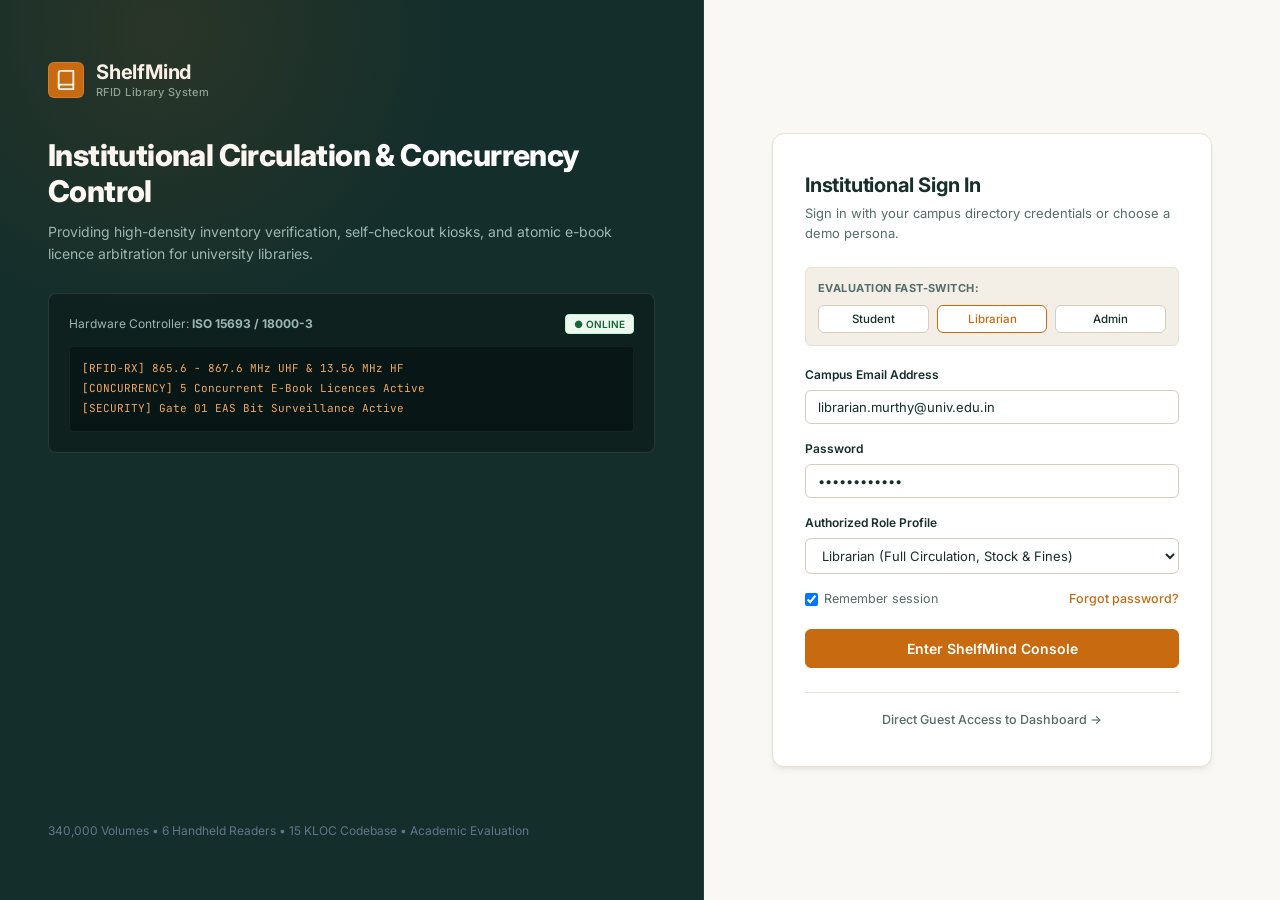
<file: login.html>
<!DOCTYPE html>
<html lang="en">
<head>
  <meta charset="UTF-8">
  <meta name="viewport" content="width=device-width, initial-scale=1.0">
  <title>ShelfMind | Institutional Authentication</title>
  <link rel="stylesheet" href="css/style.css">
  <link rel="stylesheet" href="css/responsive.css">
  <style>
    .login-container {
      min-height: 100vh;
      display: grid;
      grid-template-columns: 1.1fr 0.9fr;
      background-color: var(--bg-page);
    }
    .login-brand-panel {
      background-color: var(--navy-deep);
      color: #FFFFFF;
      padding: 60px 48px;
      display: flex;
      flex-direction: column;
      justify-content: space-between;
      border-right: 1px solid rgba(255, 255, 255, 0.08);
      position: relative;
      overflow: hidden;
    }
    .login-brand-panel::before {
      content: '';
      position: absolute;
      top: -30%;
      left: -20%;
      width: 600px;
      height: 600px;
      background: radial-gradient(circle, rgba(200, 106, 16, 0.12) 0%, transparent 70%);
      pointer-events: none;
    }
    .login-form-panel {
      display: flex;
      align-items: center;
      justify-content: center;
      padding: 40px 24px;
    }
    .login-card {
      width: 100%;
      max-width: 440px;
      background-color: var(--bg-surface);
      border: 1px solid var(--border);
      border-radius: var(--radius-lg);
      padding: 36px 32px;
      box-shadow: var(--shadow-md);
    }
    .telemetry-card {
      border: 1px solid rgba(255, 255, 255, 0.1);
      background-color: #0E211F;
      border-radius: var(--radius-md);
      padding: 20px;
      margin: 28px 0;
    }
    @media (max-width: 860px) {
      .login-container {
        grid-template-columns: 1fr;
      }
      .login-brand-panel {
        display: none;
      }
    }
  </style>
</head>
<body>

  <div class="login-container">
    <!-- Left Brand Statement Panel -->
    <div class="login-brand-panel">
      <div>
        <a href="index.html" class="brand-link" style="margin-bottom: 32px;">
          <div class="brand-icon" style="background-color: var(--blue);">
            <svg width="22" height="22" viewBox="0 0 24 24" fill="none" stroke="currentColor" stroke-width="2" stroke-linecap="round" stroke-linejoin="round">
              <path d="M4 19.5A2.5 2.5 0 0 1 6.5 17H20"></path>
              <path d="M6.5 2H20v20H6.5A2.5 2.5 0 0 1 4 19.5v-15A2.5 2.5 0 0 1 6.5 2z"></path>
            </svg>
          </div>
          <div>
            <span class="brand-title" style="font-size: 20px;">ShelfMind</span>
            <span class="brand-subtitle">RFID Library System</span>
          </div>
        </a>

        <div style="margin-top: 36px;">
          <h2 style="font-size: 30px; font-weight: 800; margin: 18px 0 12px; color: #FFFFFF; letter-spacing: -0.02em; line-height: 1.2;">
            Institutional Circulation &amp; Concurrency Control
          </h2>
          <p style="color: #9BB8B4; font-size: 14px; line-height: 1.6;">
            Providing high-density inventory verification, self-checkout kiosks, and atomic e-book licence arbitration for university libraries.
          </p>
        </div>

        <div class="telemetry-card">
          <div style="display: flex; align-items: center; justify-content: space-between; font-size: 12px; color: #9BB8B4; margin-bottom: 12px;">
            <span>Hardware Controller: <strong>ISO 15693 / 18000-3</strong></span>
            <span class="badge badge-available" style="font-size: 10px;">● ONLINE</span>
          </div>
          <div style="font-family: var(--font-mono); font-size: 11px; color: #EFA765; line-height: 1.8; background-color: #081715; padding: 12px; border-radius: var(--radius-xs); border: 1px solid rgba(255,255,255,0.05);">
            [RFID-RX] 865.6 - 867.6 MHz UHF &amp; 13.56 MHz HF<br>
            [CONCURRENCY] 5 Concurrent E-Book Licences Active<br>
            [SECURITY] Gate 01 EAS Bit Surveillance Active
          </div>
        </div>
      </div>

      <div style="font-size: 12px; color: #64748B;">
        340,000 Volumes • 6 Handheld Readers • 15 KLOC Codebase • Academic Evaluation
      </div>
    </div>

    <!-- Right Login Card Panel -->
    <div class="login-form-panel">
      <div class="login-card">
        <div style="margin-bottom: 24px;">
          <h2 style="font-size: 20px; font-weight: 700; color: var(--text-primary); letter-spacing: -0.01em;">Institutional Sign In</h2>
          <p style="font-size: 13px; color: var(--text-secondary); margin-top: 4px;">Sign in with your campus directory credentials or choose a demo persona.</p>
        </div>

        <!-- Quick Demo Role Selector -->
        <div style="background-color: var(--bg-subtle); border: 1px solid var(--border); border-radius: var(--radius-sm); padding: 12px; margin-bottom: 20px;">
          <div style="font-size: 11px; font-weight: 700; color: var(--text-secondary); text-transform: uppercase; letter-spacing: 0.04em; margin-bottom: 8px;">
            Evaluation Fast-Switch:
          </div>
          <div style="display: flex; gap: 8px;">
            <button type="button" class="btn btn-secondary btn-sm" onclick="setDemoRole('student')" style="flex: 1; font-size: 11.5px; padding: 6px 8px;">Student</button>
            <button type="button" class="btn btn-secondary btn-sm" onclick="setDemoRole('librarian')" style="flex: 1; font-size: 11.5px; padding: 6px 8px; border-color: var(--blue); color: var(--blue);">Librarian</button>
            <button type="button" class="btn btn-secondary btn-sm" onclick="setDemoRole('admin')" style="flex: 1; font-size: 11.5px; padding: 6px 8px;">Admin</button>
          </div>
        </div>

        <form id="loginForm" onsubmit="handleLogin(event)">
          <div class="form-group">
            <label class="form-label" for="loginEmail">Campus Email Address</label>
            <input type="email" id="loginEmail" class="form-control" value="librarian.murthy@univ.edu.in" required>
          </div>

          <div class="form-group">
            <label class="form-label" for="loginPassword">Password</label>
            <input type="password" id="loginPassword" class="form-control" value="••••••••••••" required>
          </div>

          <div class="form-group">
            <label class="form-label" for="loginRole">Authorized Role Profile</label>
            <select id="loginRole" class="form-control">
              <option value="Librarian" selected>Librarian (Full Circulation, Stock &amp; Fines)</option>
              <option value="Student">Student (Patron Catalog &amp; Digital Lending)</option>
              <option value="Administrator">Administrator (Gate EAS &amp; System Settings)</option>
            </select>
          </div>

          <div style="display: flex; align-items: center; justify-content: space-between; margin-bottom: 20px; font-size: 12.5px;">
            <label style="display: flex; align-items: center; gap: 6px; cursor: pointer; color: var(--text-secondary);">
              <input type="checkbox" id="rememberMe" checked>
              Remember session
            </label>
            <a href="#" onclick="showToast('OTP dispatched to campus mailbox in production', 'info'); return false;" style="color: var(--blue); font-weight: 500;">Forgot password?</a>
          </div>

          <button type="submit" class="btn btn-primary" style="width: 100%; padding: 10px; font-weight: 600; font-size: 14px;">
            Enter ShelfMind Console
          </button>
        </form>

        <div style="margin-top: 24px; text-align: center; border-top: 1px solid var(--border); padding-top: 16px;">
          <a href="dashboard.html" style="font-size: 12.5px; color: var(--text-secondary); text-decoration: none; font-weight: 500;">
            Direct Guest Access to Dashboard →
          </a>
        </div>
      </div>
    </div>
  </div>

  <div id="toast-container"></div>

  <script src="js/mock-data.js"></script>
  <script src="js/app.js"></script>
  <script>
    function setDemoRole(role) {
      const emailInput = document.getElementById('loginEmail');
      const roleSelect = document.getElementById('loginRole');
      if (role === 'student') {
        emailInput.value = 'karan.verma@univ.edu.in';
        roleSelect.value = 'Student';
        showToast('Switched to Student persona (Karan Verma)', 'info');
      } else if (role === 'librarian') {
        emailInput.value = 'librarian.murthy@univ.edu.in';
        roleSelect.value = 'Librarian';
        showToast('Switched to Librarian persona (Dr. Murthy)', 'info');
      } else if (role === 'admin') {
        emailInput.value = 'admin.library@univ.edu.in';
        roleSelect.value = 'Administrator';
        showToast('Switched to Administrator persona', 'info');
      }
    }

    function handleLogin(e) {
      e.preventDefault();
      const role = document.getElementById('loginRole').value;
      const email = document.getElementById('loginEmail').value;
      
      const state = window.shelfMindStore.getState();
      state.currentUser = {
        name: email.split('@')[0].replace('.', ' ').toUpperCase(),
        role: role,
        badge: 'Institutional Verified'
      };
      window.shelfMindStore.save(state);

      showToast('Authenticated as ' + role + '. Loading dashboard...', 'success');
      setTimeout(() => {
        window.location.href = 'dashboard.html';
      }, 500);
    }
  </script>
</body>
</html>
</file>
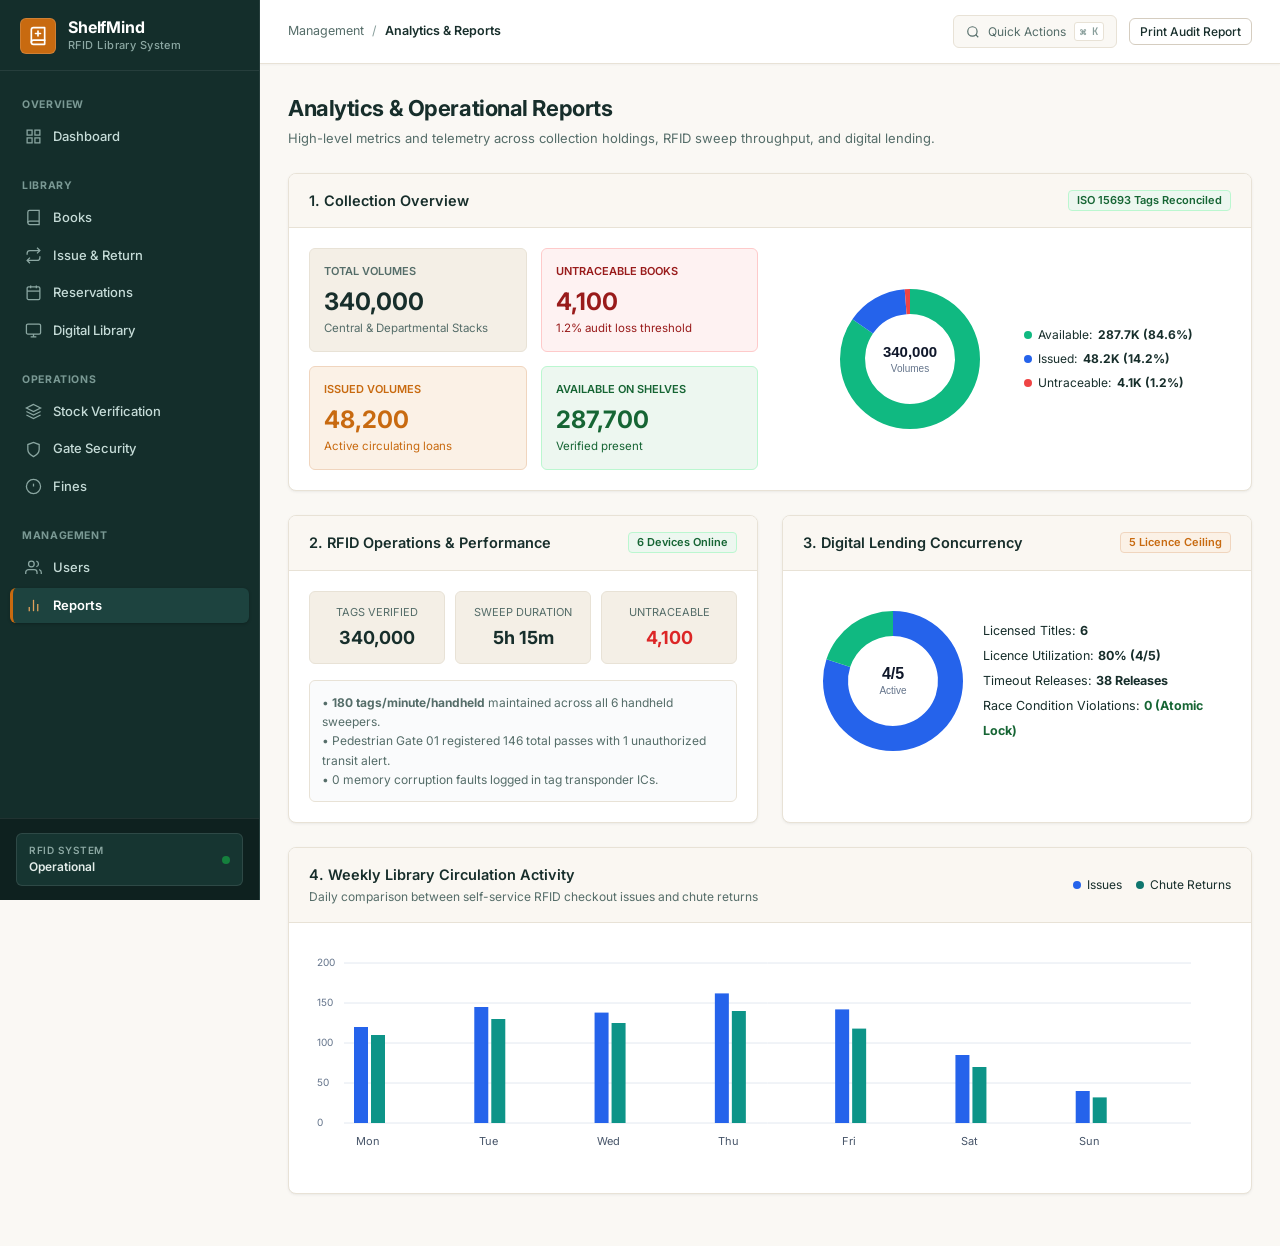
<file: reports.html>
<!DOCTYPE html>
<html lang="en">
<head>
  <meta charset="UTF-8">
  <meta name="viewport" content="width=device-width, initial-scale=1.0">
  <title>Analytics & Reports | ShelfMind</title>
  <link rel="stylesheet" href="css/style.css">
  <link rel="stylesheet" href="css/responsive.css">
</head>
<body>

  <div class="app-layout">
    <!-- Production Sidebar -->
    <aside class="sidebar">
      <div class="sidebar-header">
        <a href="dashboard.html" class="brand-link">
          <div class="brand-icon">
            <svg width="20" height="20" viewBox="0 0 24 24" fill="none" stroke="currentColor" stroke-width="2" stroke-linecap="round" stroke-linejoin="round">
              <path d="M4 19.5A2.5 2.5 0 0 1 6.5 17H20"></path>
              <path d="M6.5 2H20v20H6.5A2.5 2.5 0 0 1 4 19.5v-15A2.5 2.5 0 0 1 6.5 2z"></path>
              <path d="M12 6v6"></path>
              <path d="M9 9h6"></path>
            </svg>
          </div>
          <div>
            <span class="brand-title">ShelfMind</span>
            <span class="brand-subtitle">RFID Library System</span>
          </div>
        </a>
      </div>

      <div class="sidebar-content">
        <div class="nav-section-title">Overview</div>
        <ul class="sidebar-nav">
          <li><a href="dashboard.html"><svg viewBox="0 0 24 24" fill="none" stroke="currentColor"><rect x="3" y="3" width="7" height="7"></rect><rect x="14" y="3" width="7" height="7"></rect><rect x="14" y="14" width="7" height="7"></rect><rect x="3" y="14" width="7" height="7"></rect></svg><span>Dashboard</span></a></li>
        </ul>

        <div class="nav-section-title">Library</div>
        <ul class="sidebar-nav">
          <li><a href="books.html"><svg viewBox="0 0 24 24" fill="none" stroke="currentColor"><path d="M4 19.5A2.5 2.5 0 0 1 6.5 17H20"></path><path d="M6.5 2H20v20H6.5A2.5 2.5 0 0 1 4 19.5v-15A2.5 2.5 0 0 1 6.5 2z"></path></svg><span>Books</span></a></li>
          <li><a href="issue-return.html"><svg viewBox="0 0 24 24" fill="none" stroke="currentColor"><polyline points="17 1 21 5 17 9"></polyline><path d="M3 11V9a4 4 0 0 1 4-4h14"></path><polyline points="7 23 3 19 7 15"></polyline><path d="M21 13v2a4 4 0 0 1-4 4H3"></path></svg><span>Issue & Return</span></a></li>
          <li><a href="reservations.html"><svg viewBox="0 0 24 24" fill="none" stroke="currentColor"><rect x="3" y="4" width="18" height="18" rx="2" ry="2"></rect><line x1="16" y1="2" x2="16" y2="6"></line><line x1="8" y1="2" x2="8" y2="6"></line><line x1="3" y1="10" x2="21" y2="10"></line></svg><span>Reservations</span></a></li>
          <li><a href="digital-library.html"><svg viewBox="0 0 24 24" fill="none" stroke="currentColor"><rect x="2" y="3" width="20" height="14" rx="2" ry="2"></rect><line x1="8" y1="21" x2="16" y2="21"></line><line x1="12" y1="17" x2="12" y2="21"></line></svg><span>Digital Library</span></a></li>
        </ul>

        <div class="nav-section-title">Operations</div>
        <ul class="sidebar-nav">
          <li><a href="stock-verification.html"><svg viewBox="0 0 24 24" fill="none" stroke="currentColor"><polygon points="12 2 2 7 12 12 22 7 12 2"></polygon><polyline points="2 17 12 22 22 17"></polyline><polyline points="2 12 12 17 22 12"></polyline></svg><span>Stock Verification</span></a></li>
          <li><a href="gate-security.html"><svg viewBox="0 0 24 24" fill="none" stroke="currentColor"><path d="M12 22s8-4 8-10V5l-8-3-8 3v7c0 6 8 10 8 10z"></path></svg><span>Gate Security</span></a></li>
          <li><a href="fines.html"><svg viewBox="0 0 24 24" fill="none" stroke="currentColor"><circle cx="12" cy="12" r="10"></circle><line x1="12" y1="8" x2="12" y2="12"></line><line x1="12" y1="16" x2="12.01" y2="16"></line></svg><span>Fines</span></a></li>
        </ul>

        <div class="nav-section-title">Management</div>
        <ul class="sidebar-nav">
          <li><a href="users.html"><svg viewBox="0 0 24 24" fill="none" stroke="currentColor"><path d="M17 21v-2a4 4 0 0 0-4-4H5a4 4 0 0 0-4 4v2"></path><circle cx="9" cy="7" r="4"></circle><path d="M23 21v-2a4 4 0 0 0-3-3.87"></path><path d="M16 3.13a4 4 0 0 1 0 7.75"></path></svg><span>Users</span></a></li>
          <li><a href="reports.html" class="active"><svg viewBox="0 0 24 24" fill="none" stroke="currentColor"><line x1="18" y1="20" x2="18" y2="10"></line><line x1="12" y1="20" x2="12" y2="4"></line><line x1="6" y1="20" x2="6" y2="14"></line></svg><span>Reports</span></a></li>
        </ul>
      </div>

      <div class="sidebar-footer">
        <div class="rfid-status-badge">
          <div>
            <span class="rfid-label">RFID SYSTEM</span>
            <span class="rfid-name">Operational</span>
          </div>
          <span class="status-dot pulse-green"></span>
        </div>
      </div>
    </aside>

    <!-- Main Wrapper -->
    <div class="main-wrapper">
      <header class="topbar">
        <div class="topbar-left">
          <button class="mobile-nav-toggle" id="mobileNavToggle" aria-label="Toggle Navigation">
            <svg width="20" height="20" viewBox="0 0 24 24" fill="none" stroke="currentColor" stroke-width="2">
              <line x1="3" y1="12" x2="21" y2="12"></line>
              <line x1="3" y1="6" x2="21" y2="6"></line>
              <line x1="3" y1="18" x2="21" y2="18"></line>
            </svg>
          </button>
          
          <nav class="breadcrumbs">
            <span class="breadcrumb-item">Management</span>
            <span class="breadcrumb-separator">/</span>
            <span class="breadcrumb-active">Analytics & Reports</span>
          </nav>
        </div>

        <div class="topbar-right">
          <div class="quick-search-trigger" id="quickSearchBtn">
            <svg width="14" height="14" viewBox="0 0 24 24" fill="none" stroke="currentColor" stroke-width="2"><circle cx="11" cy="11" r="8"></circle><line x1="21" y1="21" x2="16.65" y2="16.65"></line></svg>
            <span>Quick Actions</span>
            <span class="kbd-shortcut">⌘ K</span>
          </div>

          <button type="button" class="btn btn-secondary btn-sm" onclick="window.print()">
            Print Audit Report
          </button>
        </div>
      </header>

      <main class="page-container">
        <!-- Header (Prompt Section 19) -->
        <div class="page-header">
          <div class="page-title-group">
            <h1>Analytics & Operational Reports</h1>
            <p>High-level metrics and telemetry across collection holdings, RFID sweep throughput, and digital lending.</p>
          </div>
        </div>

        <!-- 1. Collection Overview (Prompt Section 19: 340K total volumes) -->
        <div class="card">
          <div class="card-header">
            <h2 class="card-title">1. Collection Overview</h2>
            <span class="badge badge-available">ISO 15693 Tags Reconciled</span>
          </div>
          <div class="card-body">
            <div class="grid-2col">
              <div style="display: grid; grid-template-columns: 1fr 1fr; gap: 14px;">
                <div style="background-color: var(--bg-subtle); padding: 14px; border-radius: var(--radius-sm); border: 1px solid var(--border);">
                  <div style="font-size: 11px; text-transform: uppercase; color: var(--text-secondary); font-weight: 600;">Total Volumes</div>
                  <div style="font-size: 24px; font-weight: 700; color: var(--text-primary); margin-top: 4px;" id="repTotalVolumes">340,000</div>
                  <div style="font-size: 11.5px; color: var(--text-secondary);">Central & Departmental Stacks</div>
                </div>

                <div style="background-color: var(--error-bg); padding: 14px; border-radius: var(--radius-sm); border: 1px solid var(--error-border);">
                  <div style="font-size: 11px; text-transform: uppercase; color: var(--error-text); font-weight: 600;">Untraceable Books</div>
                  <div style="font-size: 24px; font-weight: 700; color: var(--error-text); margin-top: 4px;" id="repUntraceable">4,100</div>
                  <div style="font-size: 11.5px; color: var(--error-text);">1.2% audit loss threshold</div>
                </div>

                <div style="background-color: var(--soft-blue); padding: 14px; border-radius: var(--radius-sm); border: 1px solid var(--blue-border);">
                  <div style="font-size: 11px; text-transform: uppercase; color: var(--blue); font-weight: 600;">Issued Volumes</div>
                  <div style="font-size: 24px; font-weight: 700; color: var(--blue); margin-top: 4px;" id="repIssued">48,200</div>
                  <div style="font-size: 11.5px; color: var(--blue);">Active circulating loans</div>
                </div>

                <div style="background-color: var(--success-bg); padding: 14px; border-radius: var(--radius-sm); border: 1px solid var(--success-border);">
                  <div style="font-size: 11px; text-transform: uppercase; color: var(--success-text); font-weight: 600;">Available on Shelves</div>
                  <div style="font-size: 24px; font-weight: 700; color: var(--success-text); margin-top: 4px;" id="repAvailable">287,700</div>
                  <div style="font-size: 11.5px; color: var(--success-text);">Verified present</div>
                </div>
              </div>

              <!-- Collection Distribution Donut Chart -->
              <div style="display: flex; align-items: center; justify-content: center; gap: 24px;">
                <canvas id="chartCollectionDonut" width="180" height="180"></canvas>
                <div style="font-size: 12px; line-height: 2;">
                  <div style="display:flex; align-items:center; gap:6px;"><span class="status-dot" style="background:#10B981;"></span> Available: <strong>287.7K (84.6%)</strong></div>
                  <div style="display:flex; align-items:center; gap:6px;"><span class="status-dot" style="background:#2563EB;"></span> Issued: <strong>48.2K (14.2%)</strong></div>
                  <div style="display:flex; align-items:center; gap:6px;"><span class="status-dot" style="background:#EF4444;"></span> Untraceable: <strong>4.1K (1.2%)</strong></div>
                </div>
              </div>
            </div>
          </div>
        </div>

        <!-- 2 & 3: RFID Performance & Digital Lending (Prompt Section 19) -->
        <div class="grid-2col">
          <!-- 2. RFID Performance (Prompt Section 19: Tags verified, verification duration, untraceable books) -->
          <div class="card">
            <div class="card-header">
              <h2 class="card-title">2. RFID Operations & Performance</h2>
              <span class="badge badge-available">6 Devices Online</span>
            </div>
            <div class="card-body">
              <div style="display: grid; grid-template-columns: repeat(3, 1fr); gap: 10px; text-align: center; margin-bottom: 16px;">
                <div style="background: var(--bg-subtle); padding: 12px 8px; border-radius: var(--radius-sm); border: 1px solid var(--border);">
                  <div style="font-size: 11px; color: var(--text-secondary); text-transform: uppercase;">Tags Verified</div>
                  <div style="font-size: 18px; font-weight: 700; color: var(--text-primary); margin-top: 4px;" id="repTotalScans">340,000</div>
                </div>
                <div style="background: var(--bg-subtle); padding: 12px 8px; border-radius: var(--radius-sm); border: 1px solid var(--border);">
                  <div style="font-size: 11px; color: var(--text-secondary); text-transform: uppercase;">Sweep Duration</div>
                  <div style="font-size: 18px; font-weight: 700; color: var(--text-primary); margin-top: 4px;">5h 15m</div>
                </div>
                <div style="background: var(--bg-subtle); padding: 12px 8px; border-radius: var(--radius-sm); border: 1px solid var(--border);">
                  <div style="font-size: 11px; color: var(--text-secondary); text-transform: uppercase;">Untraceable</div>
                  <div style="font-size: 18px; font-weight: 700; color: var(--error); margin-top: 4px;">4,100</div>
                </div>
              </div>

              <div style="font-size: 12px; color: var(--text-secondary); line-height: 1.6; background-color: #FAFBFC; padding: 12px; border-radius: var(--radius-sm); border: 1px solid var(--border);">
                • <strong>180 tags/minute/handheld</strong> maintained across all 6 handheld sweepers.<br>
                • Pedestrian Gate 01 registered 146 total passes with 1 unauthorized transit alert.<br>
                • 0 memory corruption faults logged in tag transponder ICs.
              </div>
            </div>
          </div>

          <!-- 3. Digital Lending (Prompt Section 19: Licence utilization, active sessions, timeout releases) -->
          <div class="card">
            <div class="card-header">
              <h2 class="card-title">3. Digital Lending Concurrency</h2>
              <span class="badge badge-issued">5 Licence Ceiling</span>
            </div>
            <div class="card-body">
              <div style="display: flex; align-items: center; justify-content: space-around;">
                <canvas id="chartLicencesDonut" width="180" height="180"></canvas>
                <div style="font-size: 12.5px; line-height: 2;">
                  <div>Licensed Titles: <strong id="repActiveEbooks">6 E-Books</strong></div>
                  <div>Licence Utilization: <strong id="repLicenceUtil">80% (4/5)</strong></div>
                  <div>Timeout Releases: <strong id="repTimeouts">38 Releases</strong></div>
                  <div>Race Condition Violations: <strong style="color:var(--success-text);">0 (Atomic Lock)</strong></div>
                </div>
              </div>
            </div>
          </div>
        </div>

        <!-- 4. Library Activity (Prompt Section 19: Issues, Returns, Reservations) -->
        <div class="card">
          <div class="card-header">
            <div>
              <h2 class="card-title">4. Weekly Library Circulation Activity</h2>
              <div class="card-subtitle">Daily comparison between self-service RFID checkout issues and chute returns</div>
            </div>
            <div style="display: flex; align-items: center; gap: 14px; font-size: 12px;">
              <span style="display:flex; align-items:center; gap:6px;"><span class="status-dot" style="background:#2563EB;"></span> Issues</span>
              <span style="display:flex; align-items:center; gap:6px;"><span class="status-dot" style="background:#0F766E;"></span> Chute Returns</span>
            </div>
          </div>
          <div class="card-body">
            <div class="chart-container">
              <canvas id="chartCirculation"></canvas>
            </div>
          </div>
        </div>
      </main>
    </div>
  </div>

  <script src="js/mock-data.js"></script>
  <script src="js/app.js"></script>
  <script src="js/reports.js"></script>
</body>
</html>
</file>
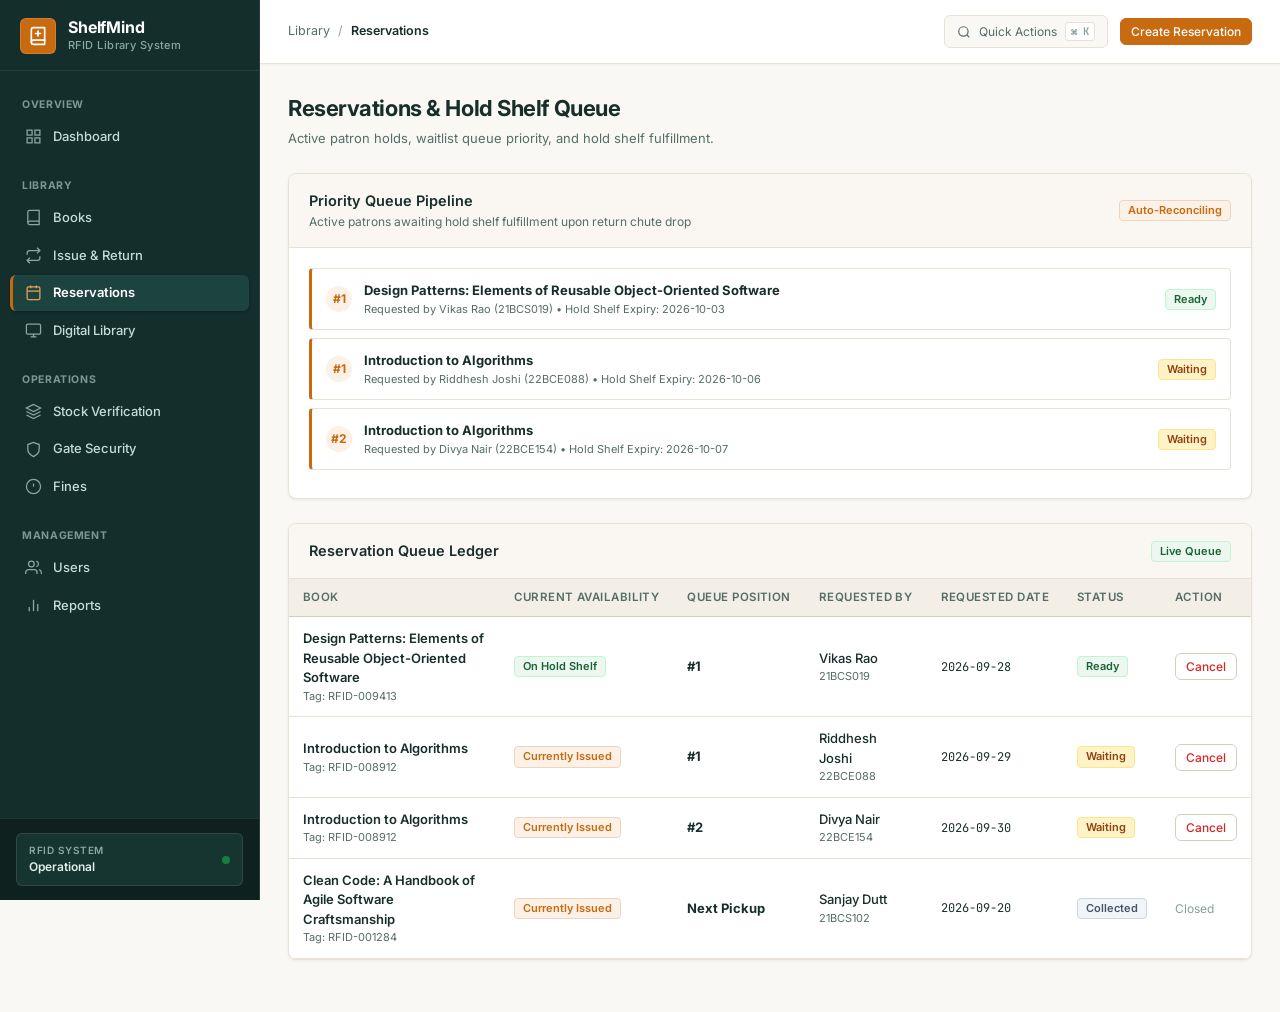
<file: reservations.html>
<!DOCTYPE html>
<html lang="en">
<head>
  <meta charset="UTF-8">
  <meta name="viewport" content="width=device-width, initial-scale=1.0">
  <title>Hold Shelf & Reservations | ShelfMind</title>
  <link rel="stylesheet" href="css/style.css">
  <link rel="stylesheet" href="css/responsive.css">
</head>
<body>

  <div class="app-layout">
    <!-- Production Sidebar -->
    <aside class="sidebar">
      <div class="sidebar-header">
        <a href="dashboard.html" class="brand-link">
          <div class="brand-icon">
            <svg width="20" height="20" viewBox="0 0 24 24" fill="none" stroke="currentColor" stroke-width="2" stroke-linecap="round" stroke-linejoin="round">
              <path d="M4 19.5A2.5 2.5 0 0 1 6.5 17H20"></path>
              <path d="M6.5 2H20v20H6.5A2.5 2.5 0 0 1 4 19.5v-15A2.5 2.5 0 0 1 6.5 2z"></path>
              <path d="M12 6v6"></path>
              <path d="M9 9h6"></path>
            </svg>
          </div>
          <div>
            <span class="brand-title">ShelfMind</span>
            <span class="brand-subtitle">RFID Library System</span>
          </div>
        </a>
      </div>

      <div class="sidebar-content">
        <div class="nav-section-title">Overview</div>
        <ul class="sidebar-nav">
          <li><a href="dashboard.html"><svg viewBox="0 0 24 24" fill="none" stroke="currentColor"><rect x="3" y="3" width="7" height="7"></rect><rect x="14" y="3" width="7" height="7"></rect><rect x="14" y="14" width="7" height="7"></rect><rect x="3" y="14" width="7" height="7"></rect></svg><span>Dashboard</span></a></li>
        </ul>

        <div class="nav-section-title">Library</div>
        <ul class="sidebar-nav">
          <li><a href="books.html"><svg viewBox="0 0 24 24" fill="none" stroke="currentColor"><path d="M4 19.5A2.5 2.5 0 0 1 6.5 17H20"></path><path d="M6.5 2H20v20H6.5A2.5 2.5 0 0 1 4 19.5v-15A2.5 2.5 0 0 1 6.5 2z"></path></svg><span>Books</span></a></li>
          <li><a href="issue-return.html"><svg viewBox="0 0 24 24" fill="none" stroke="currentColor"><polyline points="17 1 21 5 17 9"></polyline><path d="M3 11V9a4 4 0 0 1 4-4h14"></path><polyline points="7 23 3 19 7 15"></polyline><path d="M21 13v2a4 4 0 0 1-4 4H3"></path></svg><span>Issue & Return</span></a></li>
          <li><a href="reservations.html" class="active"><svg viewBox="0 0 24 24" fill="none" stroke="currentColor"><rect x="3" y="4" width="18" height="18" rx="2" ry="2"></rect><line x1="16" y1="2" x2="16" y2="6"></line><line x1="8" y1="2" x2="8" y2="6"></line><line x1="3" y1="10" x2="21" y2="10"></line></svg><span>Reservations</span></a></li>
          <li><a href="digital-library.html"><svg viewBox="0 0 24 24" fill="none" stroke="currentColor"><rect x="2" y="3" width="20" height="14" rx="2" ry="2"></rect><line x1="8" y1="21" x2="16" y2="21"></line><line x1="12" y1="17" x2="12" y2="21"></line></svg><span>Digital Library</span></a></li>
        </ul>

        <div class="nav-section-title">Operations</div>
        <ul class="sidebar-nav">
          <li><a href="stock-verification.html"><svg viewBox="0 0 24 24" fill="none" stroke="currentColor"><polygon points="12 2 2 7 12 12 22 7 12 2"></polygon><polyline points="2 17 12 22 22 17"></polyline><polyline points="2 12 12 17 22 12"></polyline></svg><span>Stock Verification</span></a></li>
          <li><a href="gate-security.html"><svg viewBox="0 0 24 24" fill="none" stroke="currentColor"><path d="M12 22s8-4 8-10V5l-8-3-8 3v7c0 6 8 10 8 10z"></path></svg><span>Gate Security</span></a></li>
          <li><a href="fines.html"><svg viewBox="0 0 24 24" fill="none" stroke="currentColor"><circle cx="12" cy="12" r="10"></circle><line x1="12" y1="8" x2="12" y2="12"></line><line x1="12" y1="16" x2="12.01" y2="16"></line></svg><span>Fines</span></a></li>
        </ul>

        <div class="nav-section-title">Management</div>
        <ul class="sidebar-nav">
          <li><a href="users.html"><svg viewBox="0 0 24 24" fill="none" stroke="currentColor"><path d="M17 21v-2a4 4 0 0 0-4-4H5a4 4 0 0 0-4 4v2"></path><circle cx="9" cy="7" r="4"></circle><path d="M23 21v-2a4 4 0 0 0-3-3.87"></path><path d="M16 3.13a4 4 0 0 1 0 7.75"></path></svg><span>Users</span></a></li>
          <li><a href="reports.html"><svg viewBox="0 0 24 24" fill="none" stroke="currentColor"><line x1="18" y1="20" x2="18" y2="10"></line><line x1="12" y1="20" x2="12" y2="4"></line><line x1="6" y1="20" x2="6" y2="14"></line></svg><span>Reports</span></a></li>
        </ul>
      </div>

      <div class="sidebar-footer">
        <div class="rfid-status-badge">
          <div>
            <span class="rfid-label">RFID SYSTEM</span>
            <span class="rfid-name">Operational</span>
          </div>
          <span class="status-dot pulse-green"></span>
        </div>
      </div>
    </aside>

    <!-- Main Wrapper -->
    <div class="main-wrapper">
      <header class="topbar">
        <div class="topbar-left">
          <button class="mobile-nav-toggle" id="mobileNavToggle" aria-label="Toggle Navigation">
            <svg width="20" height="20" viewBox="0 0 24 24" fill="none" stroke="currentColor" stroke-width="2">
              <line x1="3" y1="12" x2="21" y2="12"></line>
              <line x1="3" y1="6" x2="21" y2="6"></line>
              <line x1="3" y1="18" x2="21" y2="18"></line>
            </svg>
          </button>
          
          <nav class="breadcrumbs">
            <span class="breadcrumb-item">Library</span>
            <span class="breadcrumb-separator">/</span>
            <span class="breadcrumb-active">Reservations</span>
          </nav>
        </div>

        <div class="topbar-right">
          <div class="quick-search-trigger" id="quickSearchBtn">
            <svg width="14" height="14" viewBox="0 0 24 24" fill="none" stroke="currentColor" stroke-width="2"><circle cx="11" cy="11" r="8"></circle><line x1="21" y1="21" x2="16.65" y2="16.65"></line></svg>
            <span>Quick Actions</span>
            <span class="kbd-shortcut">⌘ K</span>
          </div>

          <button type="button" class="btn btn-primary btn-sm" id="btnOpenNewReservationModal">
            Create Reservation
          </button>
        </div>
      </header>

      <main class="page-container">
        <!-- Header (Prompt Section 18) -->
        <div class="page-header">
          <div class="page-title-group">
            <h1>Reservations & Hold Shelf Queue</h1>
            <p>Active patron holds, waitlist queue priority, and hold shelf fulfillment.</p>
          </div>
        </div>

        <!-- Priority Queue Visualization (Prompt Section 18) -->
        <div class="card" style="margin-bottom: 24px;">
          <div class="card-header">
            <div>
              <h2 class="card-title">Priority Queue Pipeline</h2>
              <div class="card-subtitle">Active patrons awaiting hold shelf fulfillment upon return chute drop</div>
            </div>
            <span class="badge badge-issued">Auto-Reconciling</span>
          </div>
          <div class="card-body">
            <div id="queueVisualContainer">
              <!-- Dynamically populated by reservations.js -->
            </div>
          </div>
        </div>

        <!-- Reservations Table (Prompt Section 18: Book | Current availability | Queue position | Requested by | Requested date | Status) -->
        <div class="card">
          <div class="card-header">
            <h2 class="card-title">Reservation Queue Ledger</h2>
            <span class="badge badge-available">Live Queue</span>
          </div>

          <div class="table-responsive">
            <table class="data-table">
              <thead>
                <tr>
                  <th>Book</th>
                  <th>Current Availability</th>
                  <th>Queue Position</th>
                  <th>Requested By</th>
                  <th>Requested Date</th>
                  <th>Status</th>
                  <th>Action</th>
                </tr>
              </thead>
              <tbody id="reservationsTableBody">
                <!-- Dynamically populated by reservations.js -->
              </tbody>
            </table>
          </div>
        </div>
      </main>
    </div>
  </div>

  <!-- Create Reservation Modal -->
  <div class="modal-overlay" id="createReservationModal">
    <div class="modal-box">
      <div class="modal-header">
        <h2 class="modal-title">Create Patron Book Reservation</h2>
        <button type="button" class="modal-close-btn" onclick="closeModal('createReservationModal')">&times;</button>
      </div>

      <form id="newReservationForm">
        <div class="modal-body">
          <div class="form-group">
            <label class="form-label" for="resSelectBook">Select Book</label>
            <select id="resSelectBook" class="form-control" required></select>
          </div>

          <div class="form-group">
            <label class="form-label" for="resStudentName">Student / Patron Name</label>
            <input type="text" id="resStudentName" class="form-control" placeholder="e.g. Vikas Rao" required>
          </div>

          <div class="form-row">
            <div class="form-group" style="flex:1;">
              <label class="form-label" for="resStudentId">Student ID</label>
              <input type="text" id="resStudentId" class="form-control" placeholder="e.g. 21BCS019" required>
            </div>
            <div class="form-group" style="flex:1;">
              <label class="form-label" for="resStudentEmail">Email Address</label>
              <input type="email" id="resStudentEmail" class="form-control" placeholder="e.g. vikas.rao@univ.edu.in" required>
            </div>
          </div>

          <div style="font-size: 11.5px; color: var(--text-secondary); background: var(--bg-subtle); padding: 10px 12px; border-radius: var(--radius-xs); border:1px solid var(--border);">
            Patron will receive an automated email notice upon return chute check-in, with 3 business days to retrieve the item from the Hold Shelf.
          </div>
        </div>

        <div class="modal-footer">
          <button type="button" class="btn btn-secondary btn-sm" onclick="closeModal('createReservationModal')">Cancel</button>
          <button type="submit" class="btn btn-primary btn-sm">Confirm Hold Reservation</button>
        </div>
      </form>
    </div>
  </div>

  <script src="js/mock-data.js"></script>
  <script src="js/app.js"></script>
  <script src="js/reservations.js"></script>
</body>
</html>
</file>
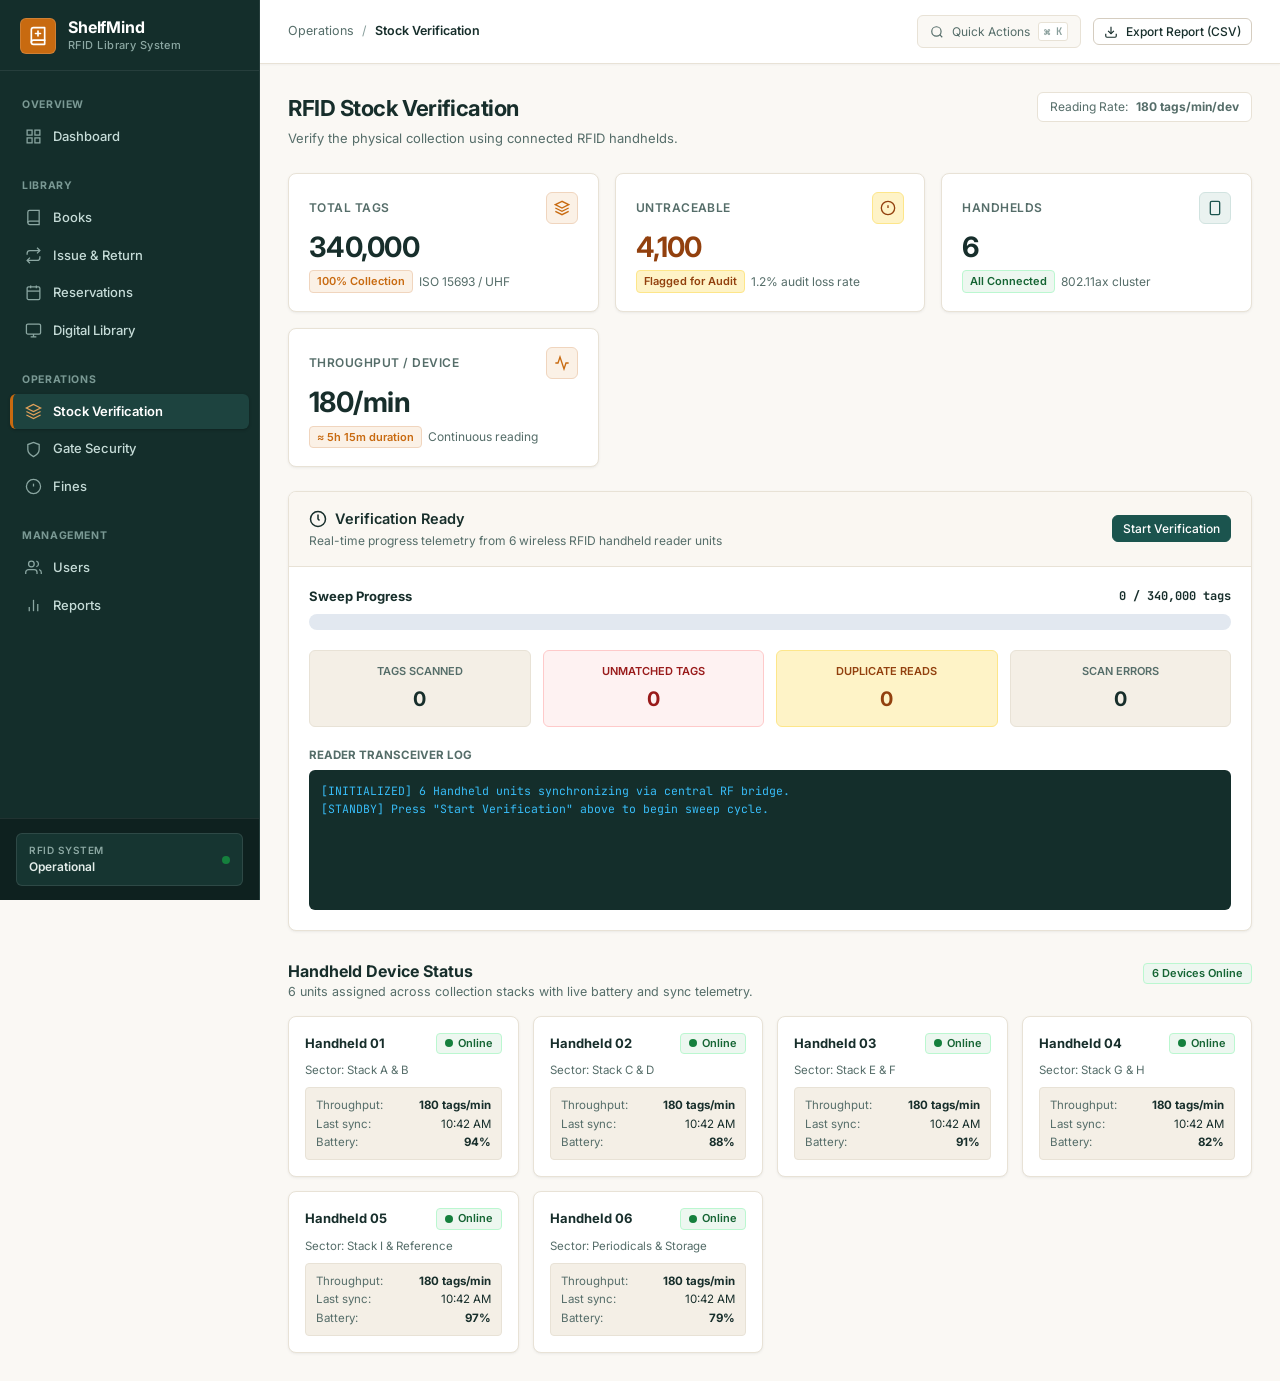
<file: stock-verification.html>
<!DOCTYPE html>
<html lang="en">
<head>
  <meta charset="UTF-8">
  <meta name="viewport" content="width=device-width, initial-scale=1.0">
  <title>RFID Stock Verification | ShelfMind</title>
  <link rel="stylesheet" href="css/style.css">
  <link rel="stylesheet" href="css/responsive.css">
</head>
<body>

  <div class="app-layout">
    <!-- Production Sidebar -->
    <aside class="sidebar">
      <div class="sidebar-header">
        <a href="dashboard.html" class="brand-link">
          <div class="brand-icon">
            <svg width="20" height="20" viewBox="0 0 24 24" fill="none" stroke="currentColor" stroke-width="2" stroke-linecap="round" stroke-linejoin="round">
              <path d="M4 19.5A2.5 2.5 0 0 1 6.5 17H20"></path>
              <path d="M6.5 2H20v20H6.5A2.5 2.5 0 0 1 4 19.5v-15A2.5 2.5 0 0 1 6.5 2z"></path>
              <path d="M12 6v6"></path>
              <path d="M9 9h6"></path>
            </svg>
          </div>
          <div>
            <span class="brand-title">ShelfMind</span>
            <span class="brand-subtitle">RFID Library System</span>
          </div>
        </a>
      </div>

      <div class="sidebar-content">
        <div class="nav-section-title">Overview</div>
        <ul class="sidebar-nav">
          <li><a href="dashboard.html"><svg viewBox="0 0 24 24" fill="none" stroke="currentColor"><rect x="3" y="3" width="7" height="7"></rect><rect x="14" y="3" width="7" height="7"></rect><rect x="14" y="14" width="7" height="7"></rect><rect x="3" y="14" width="7" height="7"></rect></svg><span>Dashboard</span></a></li>
        </ul>

        <div class="nav-section-title">Library</div>
        <ul class="sidebar-nav">
          <li><a href="books.html"><svg viewBox="0 0 24 24" fill="none" stroke="currentColor"><path d="M4 19.5A2.5 2.5 0 0 1 6.5 17H20"></path><path d="M6.5 2H20v20H6.5A2.5 2.5 0 0 1 4 19.5v-15A2.5 2.5 0 0 1 6.5 2z"></path></svg><span>Books</span></a></li>
          <li><a href="issue-return.html"><svg viewBox="0 0 24 24" fill="none" stroke="currentColor"><polyline points="17 1 21 5 17 9"></polyline><path d="M3 11V9a4 4 0 0 1 4-4h14"></path><polyline points="7 23 3 19 7 15"></polyline><path d="M21 13v2a4 4 0 0 1-4 4H3"></path></svg><span>Issue & Return</span></a></li>
          <li><a href="reservations.html"><svg viewBox="0 0 24 24" fill="none" stroke="currentColor"><rect x="3" y="4" width="18" height="18" rx="2" ry="2"></rect><line x1="16" y1="2" x2="16" y2="6"></line><line x1="8" y1="2" x2="8" y2="6"></line><line x1="3" y1="10" x2="21" y2="10"></line></svg><span>Reservations</span></a></li>
          <li><a href="digital-library.html"><svg viewBox="0 0 24 24" fill="none" stroke="currentColor"><rect x="2" y="3" width="20" height="14" rx="2" ry="2"></rect><line x1="8" y1="21" x2="16" y2="21"></line><line x1="12" y1="17" x2="12" y2="21"></line></svg><span>Digital Library</span></a></li>
        </ul>

        <div class="nav-section-title">Operations</div>
        <ul class="sidebar-nav">
          <li><a href="stock-verification.html" class="active"><svg viewBox="0 0 24 24" fill="none" stroke="currentColor"><polygon points="12 2 2 7 12 12 22 7 12 2"></polygon><polyline points="2 17 12 22 22 17"></polyline><polyline points="2 12 12 17 22 12"></polyline></svg><span>Stock Verification</span></a></li>
          <li><a href="gate-security.html"><svg viewBox="0 0 24 24" fill="none" stroke="currentColor"><path d="M12 22s8-4 8-10V5l-8-3-8 3v7c0 6 8 10 8 10z"></path></svg><span>Gate Security</span></a></li>
          <li><a href="fines.html"><svg viewBox="0 0 24 24" fill="none" stroke="currentColor"><circle cx="12" cy="12" r="10"></circle><line x1="12" y1="8" x2="12" y2="12"></line><line x1="12" y1="16" x2="12.01" y2="16"></line></svg><span>Fines</span></a></li>
        </ul>

        <div class="nav-section-title">Management</div>
        <ul class="sidebar-nav">
          <li><a href="users.html"><svg viewBox="0 0 24 24" fill="none" stroke="currentColor"><path d="M17 21v-2a4 4 0 0 0-4-4H5a4 4 0 0 0-4 4v2"></path><circle cx="9" cy="7" r="4"></circle><path d="M23 21v-2a4 4 0 0 0-3-3.87"></path><path d="M16 3.13a4 4 0 0 1 0 7.75"></path></svg><span>Users</span></a></li>
          <li><a href="reports.html"><svg viewBox="0 0 24 24" fill="none" stroke="currentColor"><line x1="18" y1="20" x2="18" y2="10"></line><line x1="12" y1="20" x2="12" y2="4"></line><line x1="6" y1="20" x2="6" y2="14"></line></svg><span>Reports</span></a></li>
        </ul>
      </div>

      <div class="sidebar-footer">
        <div class="rfid-status-badge">
          <div>
            <span class="rfid-label">RFID SYSTEM</span>
            <span class="rfid-name">Operational</span>
          </div>
          <span class="status-dot pulse-green"></span>
        </div>
      </div>
    </aside>

    <!-- Main Wrapper -->
    <div class="main-wrapper">
      <header class="topbar">
        <div class="topbar-left">
          <button class="mobile-nav-toggle" id="mobileNavToggle" aria-label="Toggle Navigation">
            <svg width="20" height="20" viewBox="0 0 24 24" fill="none" stroke="currentColor" stroke-width="2">
              <line x1="3" y1="12" x2="21" y2="12"></line>
              <line x1="3" y1="6" x2="21" y2="6"></line>
              <line x1="3" y1="18" x2="21" y2="18"></line>
            </svg>
          </button>
          
          <nav class="breadcrumbs">
            <span class="breadcrumb-item">Operations</span>
            <span class="breadcrumb-separator">/</span>
            <span class="breadcrumb-active">Stock Verification</span>
          </nav>
        </div>

        <div class="topbar-right">
          <div class="quick-search-trigger" id="quickSearchBtn">
            <svg width="14" height="14" viewBox="0 0 24 24" fill="none" stroke="currentColor" stroke-width="2"><circle cx="11" cy="11" r="8"></circle><line x1="21" y1="21" x2="16.65" y2="16.65"></line></svg>
            <span>Quick Actions</span>
            <span class="kbd-shortcut">⌘ K</span>
          </div>

          <button type="button" class="btn btn-secondary btn-sm" id="btnExportStockCSV">
            <svg width="14" height="14" viewBox="0 0 24 24" fill="none" stroke="currentColor" stroke-width="2"><path d="M21 15v4a2 2 0 0 1-2 2H5a2 2 0 0 1-2-2v-4"></path><polyline points="7 10 12 15 17 10"></polyline><line x1="12" y1="15" x2="12" y2="3"></line></svg>
            Export Report (CSV)
          </button>
        </div>
      </header>

      <main class="page-container">
        <!-- Header (Prompt Section 14) -->
        <div class="page-header">
          <div class="page-title-group">
            <h1>RFID Stock Verification</h1>
            <p>Verify the physical collection using connected RFID handhelds.</p>
          </div>
          <div class="header-actions">
            <span class="sync-status-indicator">
              Reading Rate: <strong>180 tags/min/dev</strong>
            </span>
          </div>
        </div>

        <!-- Verification Summary (Prompt Section 14: 340,000 Total, 4,100 Untraceable, 6 Handhelds, 180/min) -->
        <div class="metrics-grid">
          <div class="metric-card">
            <div class="metric-card-header">
              <span class="metric-label">Total Tags</span>
              <div class="metric-card-icon">
                <svg width="16" height="16" viewBox="0 0 24 24" fill="none" stroke="currentColor" stroke-width="2"><polygon points="12 2 2 7 12 12 22 7 12 2"></polygon><polyline points="2 17 12 22 22 17"></polyline><polyline points="2 12 12 17 22 12"></polyline></svg>
              </div>
            </div>
            <div class="metric-value" id="stockTotalTags">340,000</div>
            <div class="metric-footnote">
              <span class="metric-tag blue">100% Collection</span>
              <span>ISO 15693 / UHF</span>
            </div>
          </div>

          <div class="metric-card">
            <div class="metric-card-header">
              <span class="metric-label">Untraceable</span>
              <div class="metric-card-icon amber">
                <svg width="16" height="16" viewBox="0 0 24 24" fill="none" stroke="currentColor" stroke-width="2"><circle cx="12" cy="12" r="10"></circle><line x1="12" y1="8" x2="12" y2="12"></line><line x1="12" y1="16" x2="12.01" y2="16"></line></svg>
              </div>
            </div>
            <div class="metric-value" id="stockUntraceableTags" style="color:var(--warning-text);">4,100</div>
            <div class="metric-footnote">
              <span class="metric-tag warning">Flagged for Audit</span>
              <span>1.2% audit loss rate</span>
            </div>
          </div>

          <div class="metric-card">
            <div class="metric-card-header">
              <span class="metric-label">Handhelds</span>
              <div class="metric-card-icon teal">
                <svg width="16" height="16" viewBox="0 0 24 24" fill="none" stroke="currentColor" stroke-width="2"><rect x="5" y="2" width="14" height="20" rx="2" ry="2"></rect><line x1="12" y1="18" x2="12.01" y2="18"></line></svg>
              </div>
            </div>
            <div class="metric-value" id="stockHandheldCount">6</div>
            <div class="metric-footnote">
              <span class="metric-tag success">All Connected</span>
              <span>802.11ax cluster</span>
            </div>
          </div>

          <div class="metric-card">
            <div class="metric-card-header">
              <span class="metric-label">Throughput / Device</span>
              <div class="metric-card-icon">
                <svg width="16" height="16" viewBox="0 0 24 24" fill="none" stroke="currentColor" stroke-width="2"><polyline points="22 12 18 12 15 21 9 3 6 12 2 12"></polyline></svg>
              </div>
            </div>
            <div class="metric-value">180/min</div>
            <div class="metric-footnote">
              <span class="metric-tag blue">≈ 5h 15m duration</span>
              <span>Continuous reading</span>
            </div>
          </div>
        </div>

        <!-- Verification Progress Visualization (Prompt Section 15) -->
        <div class="card">
          <div class="card-header">
            <div>
              <h2 class="card-title">
                <svg width="18" height="18" viewBox="0 0 24 24" fill="none" stroke="currentColor" stroke-width="2"><circle cx="12" cy="12" r="10"></circle><polyline points="12 6 12 12 14 14"></polyline></svg>
                <span id="auditStatusHeadline">Verification Ready</span>
              </h2>
              <div class="card-subtitle">Real-time progress telemetry from 6 wireless RFID handheld reader units</div>
            </div>

            <!-- Action Controls: Pause, Resume, Stop, Start (Prompt Section 15) -->
            <div style="display:flex; gap:8px;">
              <button type="button" class="btn btn-teal btn-sm" id="btnStartStockAudit">
                Start Verification
              </button>
              <button type="button" class="btn btn-secondary btn-sm" id="btnPauseStockAudit" style="display:none;">
                Pause
              </button>
              <button type="button" class="btn btn-teal btn-sm" id="btnResumeStockAudit" style="display:none;">
                Resume
              </button>
              <button type="button" class="btn btn-danger btn-sm" id="btnStopStockAudit" style="display:none;">
                Stop
              </button>
            </div>
          </div>

          <div class="card-body">
            <div style="display:flex; justify-content:space-between; font-size:13px; font-weight:700; margin-bottom:8px;">
              <span>Sweep Progress</span>
              <span class="font-mono" id="auditScanCountText">0 / 340,000 tags</span>
            </div>

            <div class="progress-bar-wrap" style="height:16px;">
              <div class="progress-bar-fill" id="auditProgressFill"></div>
            </div>

            <!-- 4 Metrics Below Progress Bar (Prompt Section 15) -->
            <div style="display:grid; grid-template-columns:repeat(4, 1fr); gap:12px; margin-top:20px; text-align:center;">
              <div style="background-color:var(--bg-subtle); padding:12px; border-radius:var(--radius-sm); border:1px solid var(--border);">
                <div style="font-size:11px; text-transform:uppercase; color:var(--text-secondary); font-weight:600;">Tags Scanned</div>
                <div style="font-size:20px; font-weight:700; color:var(--text-primary); margin-top:4px;" id="statTagsScanned">0</div>
              </div>

              <div style="background-color:var(--error-bg); padding:12px; border-radius:var(--radius-sm); border:1px solid var(--error-border);">
                <div style="font-size:11px; text-transform:uppercase; color:var(--error-text); font-weight:600;">Unmatched Tags</div>
                <div style="font-size:20px; font-weight:700; color:var(--error-text); margin-top:4px;" id="statUnmatchedTags">0</div>
              </div>

              <div style="background-color:var(--warning-bg); padding:12px; border-radius:var(--radius-sm); border:1px solid var(--warning-border);">
                <div style="font-size:11px; text-transform:uppercase; color:var(--warning-text); font-weight:600;">Duplicate Reads</div>
                <div style="font-size:20px; font-weight:700; color:var(--warning-text); margin-top:4px;" id="statDuplicateReads">0</div>
              </div>

              <div style="background-color:var(--bg-subtle); padding:12px; border-radius:var(--radius-sm); border:1px solid var(--border);">
                <div style="font-size:11px; text-transform:uppercase; color:var(--text-secondary); font-weight:600;">Scan Errors</div>
                <div style="font-size:20px; font-weight:700; color:var(--text-primary); margin-top:4px;" id="statScanErrors">0</div>
              </div>
            </div>

            <!-- Clean Completion Summary -->
            <div id="auditSummaryBox" style="display:none;"></div>

            <!-- Live Terminal Log -->
            <div style="margin-top:20px;">
              <div style="font-size:11.5px; font-weight:700; text-transform:uppercase; color:var(--text-secondary); margin-bottom:6px;">
                Reader Transceiver Log
              </div>
              <div id="auditLogTerminal" style="background-color:var(--navy-deep); color:#38BDF8; font-family:var(--font-mono); font-size:11.5px; padding:12px; border-radius:var(--radius-sm); height:140px; overflow-y:auto; line-height:1.6;">
                <div>[INITIALIZED] 6 Handheld units synchronizing via central RF bridge.</div>
                <div>[STANDBY] Press "Start Verification" above to begin sweep cycle.</div>
              </div>
            </div>
          </div>
        </div>

        <!-- Handheld Grid (Prompt Section 14) -->
        <div style="margin-top:28px;">
          <div style="margin-bottom:14px; display:flex; justify-content:space-between; align-items:baseline;">
            <div>
              <h2 style="font-size:16px; font-weight:700; color:var(--text-primary);">Handheld Device Status</h2>
              <p style="font-size:12.5px; color:var(--text-secondary);">6 units assigned across collection stacks with live battery and sync telemetry.</p>
            </div>
            <span class="badge badge-available">6 Devices Online</span>
          </div>

          <div style="display:grid; grid-template-columns:repeat(auto-fit, minmax(230px, 1fr)); gap:14px;" id="handheldStatusGrid">
            <!-- Dynamically populated by stock.js -->
          </div>
        </div>
      </main>
    </div>
  </div>

  <script src="js/mock-data.js"></script>
  <script src="js/app.js"></script>
  <script src="js/stock.js"></script>
</body>
</html>
</file>
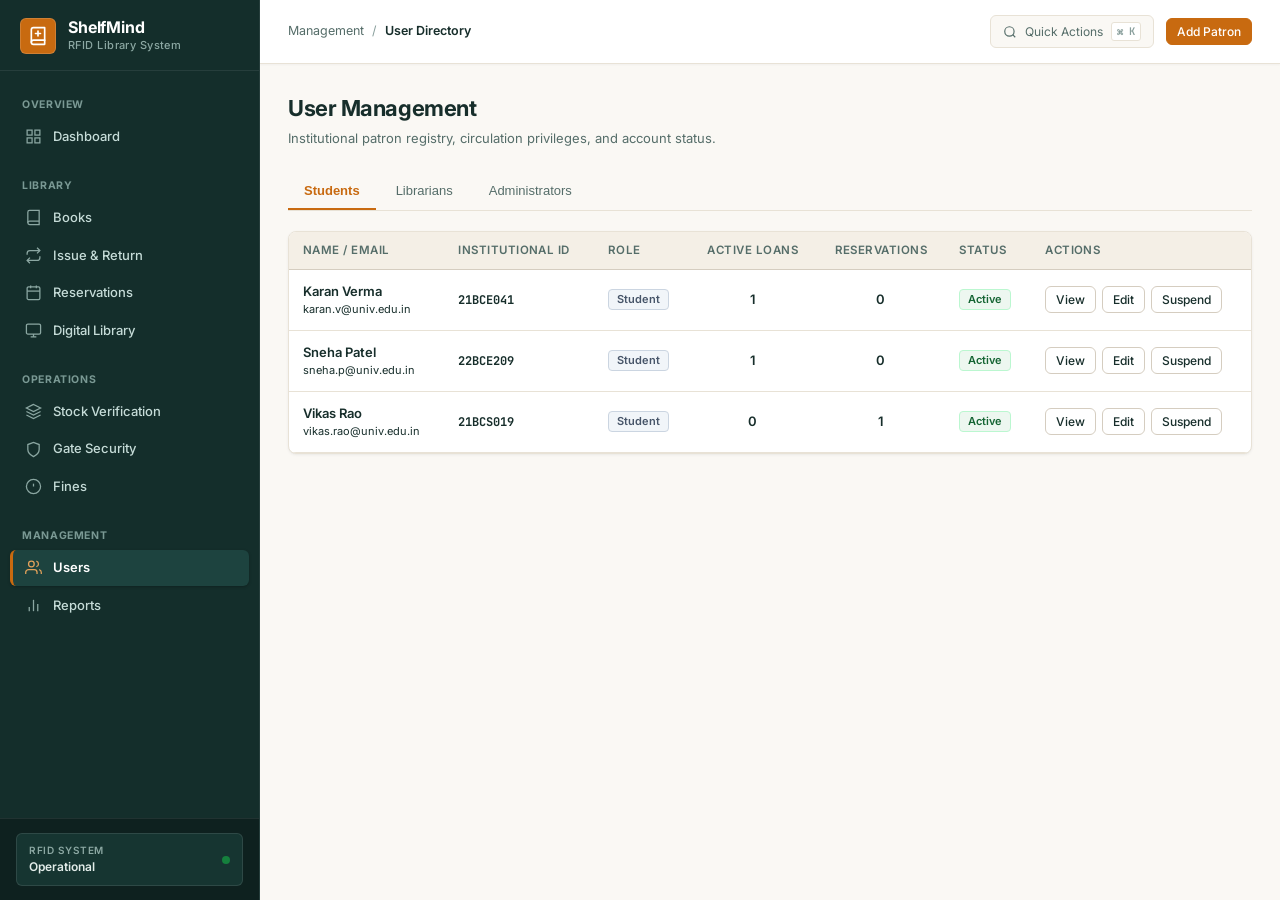
<file: users.html>
<!DOCTYPE html>
<html lang="en">
<head>
  <meta charset="UTF-8">
  <meta name="viewport" content="width=device-width, initial-scale=1.0">
  <title>User Management | ShelfMind</title>
  <link rel="stylesheet" href="css/style.css">
  <link rel="stylesheet" href="css/responsive.css">
</head>
<body>

  <div class="app-layout">
    <!-- Production Sidebar -->
    <aside class="sidebar">
      <div class="sidebar-header">
        <a href="dashboard.html" class="brand-link">
          <div class="brand-icon">
            <svg width="20" height="20" viewBox="0 0 24 24" fill="none" stroke="currentColor" stroke-width="2" stroke-linecap="round" stroke-linejoin="round">
              <path d="M4 19.5A2.5 2.5 0 0 1 6.5 17H20"></path>
              <path d="M6.5 2H20v20H6.5A2.5 2.5 0 0 1 4 19.5v-15A2.5 2.5 0 0 1 6.5 2z"></path>
              <path d="M12 6v6"></path>
              <path d="M9 9h6"></path>
            </svg>
          </div>
          <div>
            <span class="brand-title">ShelfMind</span>
            <span class="brand-subtitle">RFID Library System</span>
          </div>
        </a>
      </div>

      <div class="sidebar-content">
        <div class="nav-section-title">Overview</div>
        <ul class="sidebar-nav">
          <li><a href="dashboard.html"><svg viewBox="0 0 24 24" fill="none" stroke="currentColor"><rect x="3" y="3" width="7" height="7"></rect><rect x="14" y="3" width="7" height="7"></rect><rect x="14" y="14" width="7" height="7"></rect><rect x="3" y="14" width="7" height="7"></rect></svg><span>Dashboard</span></a></li>
        </ul>

        <div class="nav-section-title">Library</div>
        <ul class="sidebar-nav">
          <li><a href="books.html"><svg viewBox="0 0 24 24" fill="none" stroke="currentColor"><path d="M4 19.5A2.5 2.5 0 0 1 6.5 17H20"></path><path d="M6.5 2H20v20H6.5A2.5 2.5 0 0 1 4 19.5v-15A2.5 2.5 0 0 1 6.5 2z"></path></svg><span>Books</span></a></li>
          <li><a href="issue-return.html"><svg viewBox="0 0 24 24" fill="none" stroke="currentColor"><polyline points="17 1 21 5 17 9"></polyline><path d="M3 11V9a4 4 0 0 1 4-4h14"></path><polyline points="7 23 3 19 7 15"></polyline><path d="M21 13v2a4 4 0 0 1-4 4H3"></path></svg><span>Issue & Return</span></a></li>
          <li><a href="reservations.html"><svg viewBox="0 0 24 24" fill="none" stroke="currentColor"><rect x="3" y="4" width="18" height="18" rx="2" ry="2"></rect><line x1="16" y1="2" x2="16" y2="6"></line><line x1="8" y1="2" x2="8" y2="6"></line><line x1="3" y1="10" x2="21" y2="10"></line></svg><span>Reservations</span></a></li>
          <li><a href="digital-library.html"><svg viewBox="0 0 24 24" fill="none" stroke="currentColor"><rect x="2" y="3" width="20" height="14" rx="2" ry="2"></rect><line x1="8" y1="21" x2="16" y2="21"></line><line x1="12" y1="17" x2="12" y2="21"></line></svg><span>Digital Library</span></a></li>
        </ul>

        <div class="nav-section-title">Operations</div>
        <ul class="sidebar-nav">
          <li><a href="stock-verification.html"><svg viewBox="0 0 24 24" fill="none" stroke="currentColor"><polygon points="12 2 2 7 12 12 22 7 12 2"></polygon><polyline points="2 17 12 22 22 17"></polyline><polyline points="2 12 12 17 22 12"></polyline></svg><span>Stock Verification</span></a></li>
          <li><a href="gate-security.html"><svg viewBox="0 0 24 24" fill="none" stroke="currentColor"><path d="M12 22s8-4 8-10V5l-8-3-8 3v7c0 6 8 10 8 10z"></path></svg><span>Gate Security</span></a></li>
          <li><a href="fines.html"><svg viewBox="0 0 24 24" fill="none" stroke="currentColor"><circle cx="12" cy="12" r="10"></circle><line x1="12" y1="8" x2="12" y2="12"></line><line x1="12" y1="16" x2="12.01" y2="16"></line></svg><span>Fines</span></a></li>
        </ul>

        <div class="nav-section-title">Management</div>
        <ul class="sidebar-nav">
          <li><a href="users.html" class="active"><svg viewBox="0 0 24 24" fill="none" stroke="currentColor"><path d="M17 21v-2a4 4 0 0 0-4-4H5a4 4 0 0 0-4 4v2"></path><circle cx="9" cy="7" r="4"></circle><path d="M23 21v-2a4 4 0 0 0-3-3.87"></path><path d="M16 3.13a4 4 0 0 1 0 7.75"></path></svg><span>Users</span></a></li>
          <li><a href="reports.html"><svg viewBox="0 0 24 24" fill="none" stroke="currentColor"><line x1="18" y1="20" x2="18" y2="10"></line><line x1="12" y1="20" x2="12" y2="4"></line><line x1="6" y1="20" x2="6" y2="14"></line></svg><span>Reports</span></a></li>
        </ul>
      </div>

      <div class="sidebar-footer">
        <div class="rfid-status-badge">
          <div>
            <span class="rfid-label">RFID SYSTEM</span>
            <span class="rfid-name">Operational</span>
          </div>
          <span class="status-dot pulse-green"></span>
        </div>
      </div>
    </aside>

    <!-- Main Wrapper -->
    <div class="main-wrapper">
      <header class="topbar">
        <div class="topbar-left">
          <button class="mobile-nav-toggle" id="mobileNavToggle" aria-label="Toggle Navigation">
            <svg width="20" height="20" viewBox="0 0 24 24" fill="none" stroke="currentColor" stroke-width="2">
              <line x1="3" y1="12" x2="21" y2="12"></line>
              <line x1="3" y1="6" x2="21" y2="6"></line>
              <line x1="3" y1="18" x2="21" y2="18"></line>
            </svg>
          </button>
          
          <nav class="breadcrumbs">
            <span class="breadcrumb-item">Management</span>
            <span class="breadcrumb-separator">/</span>
            <span class="breadcrumb-active">User Directory</span>
          </nav>
        </div>

        <div class="topbar-right">
          <div class="quick-search-trigger" id="quickSearchBtn">
            <svg width="14" height="14" viewBox="0 0 24 24" fill="none" stroke="currentColor" stroke-width="2"><circle cx="11" cy="11" r="8"></circle><line x1="21" y1="21" x2="16.65" y2="16.65"></line></svg>
            <span>Quick Actions</span>
            <span class="kbd-shortcut">⌘ K</span>
          </div>

          <button type="button" class="btn btn-primary btn-sm" onclick="showToast('Patron accounts automatically synchronize with University LDAP / SSO Directory.', 'info')">
            Add Patron
          </button>
        </div>
      </header>

      <main class="page-container">
        <!-- Header -->
        <div class="page-header">
          <div class="page-title-group">
            <h1>User Management</h1>
            <p>Institutional patron registry, circulation privileges, and account status.</p>
          </div>
        </div>

        <!-- Role Tabs (Students, Librarians, Administrators) -->
        <div class="tabs-nav">
          <button class="tab-btn active" data-user-role="Student">Students</button>
          <button class="tab-btn" data-user-role="Librarian">Librarians</button>
          <button class="tab-btn" data-user-role="Administrator">Administrators</button>
        </div>

        <!-- Table Card -->
        <div class="card">
          <div class="table-responsive">
            <table class="data-table">
              <thead>
                <tr>
                  <th>Name / Email</th>
                  <th>Institutional ID</th>
                  <th>Role</th>
                  <th style="text-align:center;">Active Loans</th>
                  <th style="text-align:center;">Reservations</th>
                  <th>Status</th>
                  <th>Actions</th>
                </tr>
              </thead>
              <tbody id="usersTableBody">
                <!-- Dynamically populated by users.js -->
              </tbody>
            </table>
          </div>
        </div>
      </main>
    </div>
  </div>

  <script src="js/mock-data.js"></script>
  <script src="js/app.js"></script>
  <script src="js/users.js"></script>
</body>
</html>
</file>
<file: css/style.css>
/* ==========================================================================
   ShelfMind: Enterprise Library Automation & Digital Lending Platform
   Production-Grade Design System & Core Stylesheet
   Designed for High-Throughput University Library Operations
   ========================================================================== */

@import url('https://fonts.googleapis.com/css2?family=Inter:wght@400;500;600;700;800&family=JetBrains+Mono:wght@400;500;600&display=swap');

:root {
  /* Warm Editorial Library Palette */
  --navy-deep: #142E2B;        /* Deep dark forest teal for sidebar */
  --navy-blue: #1D433F;        /* Sidebar active item / dark teal highlight */
  --blue: #C86A10;             /* Warm cognac amber for primary action & buttons */
  --blue-hover: #AF5807;       /* Hover state for primary amber */

  /* Supporting Tones */
  --soft-blue: #FBF1E6;        /* Warm amber soft background */
  --blue-border: #F0D5BE;       /* Warm amber border */
  --teal: #1B544E;             /* Deep academic forest teal */
  --teal-hover: #14423D;
  --soft-teal: #EAF2F0;        /* Soft sage-teal background */
  --teal-border: #D1E3E0;

  /* Neutral Surface Palette (Warm Ivory / Editorial Linen) */
  --bg-page: #FAF8F4;          /* Warm ivory canvas */
  --bg-surface: #FFFFFF;       /* Pure white card surface */
  --bg-subtle: #F4EFE6;        /* Soft linen background */
  --border: #E8E2D6;           /* Warm soft border */
  --border-strong: #D5CDC0;     /* Warm defined border */

  /* Typography Colors */
  --text-primary: #172E2B;     /* Deep slate-teal text */
  --text-secondary: #556D69;   /* Warm muted slate-sage */
  --text-muted: #889E9B;       /* Warm subtle caption */

  /* Status Colors */
  --success: #15803D;          /* Warm forest green */
  --success-bg: #EDF7F0;
  --success-text: #166534;
  --success-border: #BBF7D0;

  --warning: #D97706;          /* Warm amber */
  --warning-bg: #FEF3C7;
  --warning-text: #92400E;
  --warning-border: #FDE68A;

  --error: #DC2626;            /* Warm crimson */
  --error-bg: #FEF2F2;
  --error-text: #991B1B;
  --error-border: #FECACA;

  --info: #1B544E;             /* Academic teal */
  --info-bg: #EAF2F0;
  --info-text: #164641;
  --info-border: #D1E3E0;

  /* Typography */
  --font-sans: 'Inter', -apple-system, BlinkMacSystemFont, 'Segoe UI', Roboto, sans-serif;
  --font-mono: 'JetBrains Mono', 'SFMono-Regular', Consolas, Menlo, monospace;

  /* Layout Dimensions */
  --sidebar-width: 260px;
  --topbar-height: 64px;

  /* Radii */
  --radius-xs: 4px;
  --radius-sm: 6px;
  --radius-md: 8px;
  --radius-lg: 12px;

  /* Shadows (Subtle, Crisp, Non-floaty) */
  --shadow-xs: 0 1px 2px 0 rgba(11, 31, 51, 0.04);
  --shadow-sm: 0 1px 3px 0 rgba(11, 31, 51, 0.06), 0 1px 2px -1px rgba(11, 31, 51, 0.04);
  --shadow-md: 0 4px 6px -1px rgba(11, 31, 51, 0.07), 0 2px 4px -2px rgba(11, 31, 51, 0.05);
  --shadow-lg: 0 10px 15px -3px rgba(11, 31, 51, 0.08), 0 4px 6px -4px rgba(11, 31, 51, 0.04);
  --shadow-drawer: -6px 0 24px rgba(11, 31, 51, 0.12);
}

/* Base Reset */
*, *::before, *::after {
  box-sizing: border-box;
  margin: 0;
  padding: 0;
}

body {
  font-family: var(--font-sans);
  font-size: 13.5px;
  line-height: 1.5;
  color: var(--text-primary);
  background-color: var(--bg-page);
  -webkit-font-smoothing: antialiased;
  -moz-osx-font-smoothing: grayscale;
}

a {
  color: var(--blue);
  text-decoration: none;
}
a:hover {
  text-decoration: underline;
}

/* App Shell Layout */
.app-layout {
  display: flex;
  min-height: 100vh;
}

/* ==========================================================================
   SIDEBAR (Enterprise Production Navigation)
   ========================================================================== */
.sidebar {
  width: var(--sidebar-width);
  background-color: var(--navy-deep);
  color: var(--text-muted);
  display: flex;
  flex-direction: column;
  flex-shrink: 0;
  border-right: 1px solid rgba(255, 255, 255, 0.08);
  position: fixed;
  top: 0;
  bottom: 0;
  left: 0;
  z-index: 100;
  transition: transform 0.25s cubic-bezier(0.16, 1, 0.3, 1);
}

.sidebar-header {
  padding: 18px 20px 16px;
  border-bottom: 1px solid rgba(255, 255, 255, 0.08);
}

.brand-link {
  display: flex;
  align-items: center;
  gap: 12px;
  text-decoration: none;
  color: #FFFFFF;
}

.brand-icon {
  width: 36px;
  height: 36px;
  background-color: var(--blue);
  border: 1px solid rgba(255, 255, 255, 0.15);
  border-radius: var(--radius-sm);
  display: flex;
  align-items: center;
  justify-content: center;
  color: #FFFFFF;
  flex-shrink: 0;
}

.brand-title {
  font-size: 16px;
  font-weight: 700;
  letter-spacing: -0.01em;
  color: #FFFFFF;
  display: block;
  line-height: 1.2;
}

.brand-subtitle {
  font-size: 11px;
  font-weight: 500;
  color: #8CA8A3;
  letter-spacing: 0.04em;
  display: block;
}

.sidebar-content {
  flex: 1;
  overflow-y: auto;
  padding: 14px 10px;
}

.sidebar-content::-webkit-scrollbar {
  width: 4px;
}
.sidebar-content::-webkit-scrollbar-thumb {
  background-color: rgba(255, 255, 255, 0.15);
  border-radius: 4px;
}

.nav-section-title {
  font-size: 10.5px;
  font-weight: 700;
  text-transform: uppercase;
  letter-spacing: 0.06em;
  color: #7A9994;
  padding: 12px 12px 6px;
}

.sidebar-nav {
  list-style: none;
  margin-bottom: 12px;
}

.sidebar-nav li {
  margin-bottom: 2px;
}

.sidebar-nav a {
  display: flex;
  align-items: center;
  gap: 11px;
  padding: 8px 12px;
  color: #C6DCD8;
  font-size: 13px;
  font-weight: 500;
  border-radius: var(--radius-sm);
  border-left: 3px solid transparent;
  transition: all 0.15s ease-in-out;
}

.sidebar-nav a svg {
  width: 17px;
  height: 17px;
  stroke-width: 1.8;
  color: #8BA7A2;
  flex-shrink: 0;
  transition: color 0.15s ease, transform 0.15s ease;
}

.sidebar-nav a:hover {
  background-color: rgba(255, 255, 255, 0.08);
  color: #FFFFFF;
  text-decoration: none;
}
.sidebar-nav a:hover svg {
  color: #E2A25B;
}

.sidebar-nav a.active {
  background-color: var(--navy-blue);
  color: #FFFFFF;
  border-left-color: var(--blue);
  font-weight: 600;
  box-shadow: 0 1px 3px rgba(0, 0, 0, 0.25);
}
.sidebar-nav a.active svg {
  color: #E2A25B;
}

.sidebar-footer {
  padding: 14px 16px;
  border-top: 1px solid rgba(255, 255, 255, 0.08);
  background-color: #0E211F;
}

.rfid-status-badge {
  display: flex;
  align-items: center;
  justify-content: space-between;
  background-color: rgba(29, 67, 63, 0.6);
  border: 1px solid rgba(255, 255, 255, 0.1);
  padding: 9px 12px;
  border-radius: var(--radius-sm);
  font-size: 12px;
}

.rfid-label {
  font-size: 10px;
  color: #8CA8A3;
  text-transform: uppercase;
  font-weight: 600;
  letter-spacing: 0.05em;
  display: block;
}
.rfid-name {
  color: #E2ECE9;
  font-weight: 600;
  display: block;
}

.status-dot {
  width: 8px;
  height: 8px;
  border-radius: 50%;
  background-color: var(--success);
  display: inline-block;
  flex-shrink: 0;
}

.pulse-green {
  box-shadow: 0 0 0 0 rgba(16, 185, 129, 0.7);
  animation: pulse-green-anim 2s infinite;
}

@keyframes pulse-green-anim {
  0% { transform: scale(0.95); box-shadow: 0 0 0 0 rgba(16, 185, 129, 0.7); }
  70% { transform: scale(1); box-shadow: 0 0 0 7px rgba(16, 185, 129, 0); }
  100% { transform: scale(0.95); box-shadow: 0 0 0 0 rgba(16, 185, 129, 0); }
}

/* ==========================================================================
   MAIN CONTENT AREA & TOPBAR
   ========================================================================== */
.main-wrapper {
  margin-left: var(--sidebar-width);
  flex: 1;
  display: flex;
  flex-direction: column;
  min-width: 0;
}

.topbar {
  height: var(--topbar-height);
  background-color: var(--bg-surface);
  border-bottom: 1px solid var(--border);
  display: flex;
  align-items: center;
  justify-content: space-between;
  padding: 0 28px;
  position: sticky;
  top: 0;
  z-index: 50;
  box-shadow: var(--shadow-xs);
}

.topbar-left {
  display: flex;
  align-items: center;
  gap: 16px;
}

.breadcrumbs {
  display: flex;
  align-items: center;
  gap: 8px;
  font-size: 12.5px;
  color: var(--text-secondary);
}
.breadcrumb-item {
  color: var(--text-secondary);
}
.breadcrumb-separator {
  color: var(--text-muted);
}
.breadcrumb-active {
  font-weight: 600;
  color: var(--text-primary);
}

.mobile-nav-toggle {
  display: none;
  background: none;
  border: 1px solid var(--border);
  padding: 6px 8px;
  border-radius: var(--radius-sm);
  color: var(--text-primary);
  cursor: pointer;
}

.topbar-right {
  display: flex;
  align-items: center;
  gap: 12px;
}

/* Quick Search Trigger (⌘ K) */
.quick-search-trigger {
  display: flex;
  align-items: center;
  gap: 8px;
  background-color: var(--bg-page);
  border: 1px solid var(--border);
  padding: 6px 12px;
  border-radius: var(--radius-sm);
  font-size: 12px;
  color: var(--text-secondary);
  cursor: pointer;
  transition: all 0.15s ease;
}
.quick-search-trigger:hover {
  background-color: var(--bg-subtle);
  border-color: var(--border-strong);
  color: var(--text-primary);
}
.kbd-shortcut {
  font-family: var(--font-mono);
  font-size: 10.5px;
  font-weight: 600;
  background-color: #FFFFFF;
  border: 1px solid var(--border);
  padding: 1px 5px;
  border-radius: 3px;
  color: var(--text-muted);
}

.rfid-online-pill {
  display: inline-flex;
  align-items: center;
  gap: 6px;
  background-color: var(--success-bg);
  border: 1px solid var(--success-border);
  padding: 4px 10px;
  border-radius: 9999px;
  font-size: 11px;
  font-weight: 700;
  color: var(--success-text);
  letter-spacing: 0.04em;
}

/* Topbar Notification & Help Icon Buttons */
.topbar-icon-btn {
  width: 34px;
  height: 34px;
  border-radius: var(--radius-sm);
  border: 1px solid var(--border);
  background: var(--bg-surface);
  color: var(--text-secondary);
  display: flex;
  align-items: center;
  justify-content: center;
  cursor: pointer;
  position: relative;
  transition: all 0.15s ease;
}
.topbar-icon-btn:hover {
  background-color: var(--bg-subtle);
  color: var(--text-primary);
  border-color: var(--border-strong);
}
.topbar-icon-btn .badge-dot {
  position: absolute;
  top: 6px;
  right: 6px;
  width: 7px;
  height: 7px;
  border-radius: 50%;
  background-color: var(--error);
}

/* User Menu & Dropdown */
.user-menu-wrapper {
  position: relative;
}

.user-profile-menu {
  display: flex;
  align-items: center;
  gap: 10px;
  cursor: pointer;
  padding: 4px 8px;
  border-radius: var(--radius-sm);
  border: 1px solid transparent;
  transition: all 0.15s ease;
}
.user-profile-menu:hover {
  background-color: var(--bg-page);
  border-color: var(--border);
}

.user-avatar {
  width: 32px;
  height: 32px;
  background-color: var(--soft-blue);
  color: var(--blue);
  border: 1px solid var(--blue-border);
  border-radius: var(--radius-sm);
  display: flex;
  align-items: center;
  justify-content: center;
  font-weight: 700;
  font-size: 12px;
}

.user-details {
  display: flex;
  flex-direction: column;
  text-align: left;
}
.user-name {
  font-size: 12.5px;
  font-weight: 600;
  color: var(--text-primary);
  line-height: 1.2;
}
.user-role {
  font-size: 11px;
  color: var(--text-secondary);
}

/* Profile Dropdown Menu */
.dropdown-menu {
  position: absolute;
  top: calc(100% + 8px);
  right: 0;
  width: 220px;
  background-color: var(--bg-surface);
  border: 1px solid var(--border);
  border-radius: var(--radius-md);
  box-shadow: var(--shadow-lg);
  padding: 6px;
  display: none;
  z-index: 200;
  animation: dropdown-fade 0.15s ease;
}
.dropdown-menu.active {
  display: block;
}

@keyframes dropdown-fade {
  from { opacity: 0; transform: translateY(-4px); }
  to { opacity: 1; transform: translateY(0); }
}

.dropdown-item {
  display: flex;
  align-items: center;
  gap: 10px;
  padding: 8px 12px;
  font-size: 12.5px;
  color: var(--text-primary);
  border-radius: var(--radius-xs);
  transition: background-color 0.1s ease;
  cursor: pointer;
  text-decoration: none;
}
.dropdown-item:hover {
  background-color: var(--bg-page);
  color: var(--blue);
  text-decoration: none;
}
.dropdown-divider {
  height: 1px;
  background-color: var(--border);
  margin: 4px 0;
}

/* Page Container */
.page-container {
  padding: 28px;
  flex: 1;
}

/* Page Header */
.page-header {
  margin-bottom: 24px;
  display: flex;
  align-items: flex-start;
  justify-content: space-between;
  flex-wrap: wrap;
  gap: 16px;
}

.page-title-group h1 {
  font-size: 22px;
  font-weight: 700;
  color: var(--text-primary);
  letter-spacing: -0.02em;
  margin-bottom: 4px;
}

.page-title-group p {
  font-size: 13px;
  color: var(--text-secondary);
}

.sync-status-indicator {
  display: flex;
  align-items: center;
  gap: 8px;
  font-size: 12px;
  color: var(--text-secondary);
  background: var(--bg-surface);
  border: 1px solid var(--border);
  padding: 5px 12px;
  border-radius: var(--radius-sm);
}

.btn-refresh {
  background: none;
  border: none;
  cursor: pointer;
  color: var(--text-secondary);
  display: inline-flex;
  align-items: center;
  justify-content: center;
  padding: 2px;
  border-radius: 4px;
  transition: all 0.2s ease;
}
.btn-refresh:hover {
  color: var(--blue);
  transform: rotate(45deg);
}

.header-actions {
  display: flex;
  align-items: center;
  gap: 10px;
}

/* ==========================================================================
   BUTTONS
   ========================================================================== */
.btn {
  display: inline-flex;
  align-items: center;
  justify-content: center;
  gap: 8px;
  font-family: inherit;
  font-size: 13px;
  font-weight: 500;
  padding: 8px 14px;
  border-radius: var(--radius-sm);
  border: 1px solid transparent;
  cursor: pointer;
  transition: all 0.15s ease-in-out;
  text-decoration: none;
  line-height: 1.25;
}

.btn-primary {
  background-color: var(--blue);
  color: #FFFFFF;
  border-color: var(--blue);
}
.btn-primary:hover {
  background-color: var(--blue-hover);
  border-color: var(--blue-hover);
  text-decoration: none;
}

.btn-secondary {
  background-color: var(--bg-surface);
  color: var(--text-primary);
  border-color: var(--border-strong);
}
.btn-secondary:hover {
  background-color: var(--bg-subtle);
  color: var(--text-primary);
  text-decoration: none;
}

.btn-teal {
  background-color: var(--teal);
  color: #FFFFFF;
  border-color: var(--teal);
}
.btn-teal:hover {
  background-color: var(--teal-hover);
  text-decoration: none;
}

.btn-danger {
  background-color: var(--error);
  color: #FFFFFF;
  border-color: var(--error);
}
.btn-danger:hover {
  background-color: #DC2626;
  text-decoration: none;
}

.btn-sm {
  padding: 5px 10px;
  font-size: 12px;
}

.btn-lg {
  padding: 10px 18px;
  font-size: 14px;
  font-weight: 600;
}

/* ==========================================================================
   METRIC CARDS (Diverse, Enterprise Visual Treatments)
   ========================================================================== */
.metrics-grid {
  display: grid;
  grid-template-columns: repeat(auto-fit, minmax(240px, 1fr));
  gap: 16px;
  margin-bottom: 24px;
}

.metric-card {
  background-color: var(--bg-surface);
  border: 1px solid var(--border);
  border-radius: var(--radius-md);
  padding: 18px 20px;
  box-shadow: var(--shadow-sm);
  display: flex;
  flex-direction: column;
  position: relative;
  transition: border-color 0.15s ease, box-shadow 0.15s ease;
}
.metric-card:hover {
  border-color: var(--border-strong);
  box-shadow: var(--shadow-md);
}

.metric-card-header {
  display: flex;
  align-items: center;
  justify-content: space-between;
  margin-bottom: 8px;
}

.metric-label {
  font-size: 12px;
  font-weight: 600;
  text-transform: uppercase;
  letter-spacing: 0.04em;
  color: var(--text-secondary);
}

.metric-card-icon {
  width: 32px;
  height: 32px;
  border-radius: var(--radius-sm);
  display: flex;
  align-items: center;
  justify-content: center;
  color: var(--blue);
  background-color: var(--soft-blue);
  border: 1px solid var(--blue-border);
}
.metric-card-icon.teal {
  color: var(--teal);
  background-color: var(--soft-teal);
  border-color: var(--teal-border);
}
.metric-card-icon.amber {
  color: var(--warning-text);
  background-color: var(--warning-bg);
  border-color: var(--warning-border);
}
.metric-card-icon.red {
  color: var(--error);
  background-color: var(--error-bg);
  border-color: var(--error-border);
}

.metric-value {
  font-size: 28px;
  font-weight: 700;
  color: var(--text-primary);
  letter-spacing: -0.02em;
  line-height: 1.1;
  margin-bottom: 8px;
}

.metric-footnote {
  font-size: 12px;
  color: var(--text-secondary);
  display: flex;
  align-items: center;
  gap: 6px;
}

.metric-tag {
  display: inline-flex;
  align-items: center;
  gap: 4px;
  padding: 2px 7px;
  border-radius: var(--radius-xs);
  font-size: 11px;
  font-weight: 600;
}
.metric-tag.success {
  background-color: var(--success-bg);
  color: var(--success-text);
  border: 1px solid var(--success-border);
}
.metric-tag.warning {
  background-color: var(--warning-bg);
  color: var(--warning-text);
  border: 1px solid var(--warning-border);
}
.metric-tag.error {
  background-color: var(--error-bg);
  color: var(--error-text);
  border: 1px solid var(--error-border);
}
.metric-tag.blue {
  background-color: var(--soft-blue);
  color: var(--blue);
  border: 1px solid var(--blue-border);
}

/* ==========================================================================
   CARDS & PANELS
   ========================================================================== */
.card {
  background-color: var(--bg-surface);
  border: 1px solid var(--border);
  border-radius: var(--radius-md);
  box-shadow: var(--shadow-sm);
  margin-bottom: 24px;
  overflow: hidden;
}

.card-header {
  padding: 16px 20px;
  border-bottom: 1px solid var(--border);
  display: flex;
  align-items: center;
  justify-content: space-between;
  background-color: #FAF7F2;
}

.card-title {
  font-size: 14.5px;
  font-weight: 600;
  color: var(--text-primary);
  display: flex;
  align-items: center;
  gap: 8px;
}

.card-subtitle {
  font-size: 12px;
  color: var(--text-secondary);
  margin-top: 2px;
}

.card-body {
  padding: 20px;
}

.card-footer {
  padding: 12px 20px;
  background-color: #FAF7F2;
  border-top: 1px solid var(--border);
  font-size: 12px;
  color: var(--text-secondary);
}

/* Layout Columns */
.grid-2col {
  display: grid;
  grid-template-columns: 1fr 1fr;
  gap: 24px;
}

.grid-3col {
  display: grid;
  grid-template-columns: repeat(3, 1fr);
  gap: 20px;
}

.grid-2-1 {
  display: grid;
  grid-template-columns: 2fr 1fr;
  gap: 24px;
}

.grid-1-2 {
  display: grid;
  grid-template-columns: 1fr 2fr;
  gap: 24px;
}

/* ==========================================================================
   SMART OPERATIONAL PANEL: "ATTENTION REQUIRED"
   ========================================================================== */
.attention-grid {
  display: grid;
  grid-template-columns: repeat(auto-fit, minmax(240px, 1fr));
  gap: 14px;
  margin-bottom: 24px;
}

.attention-card {
  background-color: var(--bg-surface);
  border: 1px solid var(--border);
  border-left: 4px solid var(--border-strong);
  border-radius: var(--radius-sm);
  padding: 14px 16px;
  box-shadow: var(--shadow-xs);
  display: flex;
  align-items: center;
  justify-content: space-between;
  transition: all 0.15s ease;
}
.attention-card.error {
  border-left-color: var(--error);
  background-color: #FFFDFD;
}
.attention-card.warning {
  border-left-color: var(--warning);
  background-color: #FFFEFA;
}
.attention-card.info {
  border-left-color: var(--teal);
  background-color: #F8FBFB;
}

.attention-card:hover {
  box-shadow: var(--shadow-sm);
  border-color: var(--border-strong);
}

.attention-left {
  display: flex;
  flex-direction: column;
}

.attention-count {
  font-size: 18px;
  font-weight: 700;
  color: var(--text-primary);
  line-height: 1.2;
}

.attention-desc {
  font-size: 12px;
  color: var(--text-secondary);
  margin-top: 2px;
}

/* ==========================================================================
   ACTIVITY TIMELINE
   ========================================================================== */
.timeline-list {
  list-style: none;
  position: relative;
  padding-left: 24px;
}
.timeline-list::before {
  content: '';
  position: absolute;
  top: 6px;
  bottom: 6px;
  left: 8px;
  width: 2px;
  background-color: var(--border);
}

.timeline-item {
  position: relative;
  margin-bottom: 18px;
}
.timeline-item:last-child {
  margin-bottom: 0;
}

.timeline-icon {
  position: absolute;
  left: -24px;
  top: 0;
  width: 18px;
  height: 18px;
  border-radius: 50%;
  background-color: #FFFFFF;
  border: 2px solid var(--blue);
  display: flex;
  align-items: center;
  justify-content: center;
}
.timeline-icon.green {
  border-color: var(--success);
}
.timeline-icon.amber {
  border-color: var(--warning);
}
.timeline-icon.red {
  border-color: var(--error);
}

.timeline-content {
  display: flex;
  align-items: baseline;
  justify-content: space-between;
  gap: 12px;
}

.timeline-title {
  font-size: 13px;
  font-weight: 600;
  color: var(--text-primary);
}

.timeline-sub {
  font-size: 11.5px;
  color: var(--text-secondary);
}

.timeline-time {
  font-family: var(--font-mono);
  font-size: 11px;
  color: var(--text-muted);
  white-space: nowrap;
}

/* ==========================================================================
   TABLES (Enterprise Density, Clean Hover, Legible)
   ========================================================================== */
.table-responsive {
  width: 100%;
  overflow-x: auto;
  -webkit-overflow-scrolling: touch;
}

.data-table {
  width: 100%;
  border-collapse: collapse;
  text-align: left;
  font-size: 13px;
}

.data-table th {
  background-color: #F4EFE6;
  color: var(--text-secondary);
  font-weight: 600;
  padding: 10px 14px;
  border-bottom: 1px solid var(--border-strong);
  white-space: nowrap;
  font-size: 11.5px;
  text-transform: uppercase;
  letter-spacing: 0.04em;
}

.data-table td {
  padding: 12px 14px;
  border-bottom: 1px solid var(--border);
  color: var(--text-primary);
  vertical-align: middle;
}

.data-table tr:hover td {
  background-color: #FAF7F2;
}

.font-mono {
  font-family: var(--font-mono);
  font-size: 12px;
}

/* ==========================================================================
   BADGES & STATUS CHIPS
   ========================================================================== */
.badge {
  display: inline-flex;
  align-items: center;
  gap: 5px;
  padding: 3px 8px;
  border-radius: var(--radius-xs);
  font-size: 11px;
  font-weight: 600;
  line-height: 1.2;
}

.badge-available {
  background-color: var(--success-bg);
  color: var(--success-text);
  border: 1px solid var(--success-border);
}

.badge-issued {
  background-color: var(--soft-blue);
  color: var(--blue);
  border: 1px solid var(--blue-border);
}

.badge-reserved {
  background-color: var(--warning-bg);
  color: var(--warning-text);
  border: 1px solid var(--warning-border);
}

.badge-missing {
  background-color: var(--error-bg);
  color: var(--error-text);
  border: 1px solid var(--error-border);
}

.badge-verification {
  background-color: #F1F5F9;
  color: #475569;
  border: 1px solid #CBD5E1;
}

.badge-authorized {
  background-color: var(--success-bg);
  color: var(--success-text);
  border: 1px solid var(--success-border);
}

.badge-alert {
  background-color: var(--error-bg);
  color: var(--error-text);
  border: 1px solid var(--error-border);
}

.badge-error {
  background-color: var(--warning-bg);
  color: var(--warning-text);
  border: 1px solid var(--warning-border);
}

/* ==========================================================================
   MODAL DIALOGS & OVERLAYS (Fixed, Centered, Warm Editorial Backdrop)
   ========================================================================== */
.modal-overlay {
  position: fixed;
  top: 0;
  left: 0;
  right: 0;
  bottom: 0;
  background-color: rgba(20, 46, 43, 0.6);
  backdrop-filter: blur(4px);
  -webkit-backdrop-filter: blur(4px);
  display: none;
  align-items: center;
  justify-content: center;
  z-index: 1050;
  padding: 24px;
}

.modal-overlay.active {
  display: flex !important;
}

.modal-box {
  width: 100%;
  max-width: 560px;
  background-color: var(--bg-surface);
  border: 1px solid var(--border);
  border-radius: var(--radius-lg);
  box-shadow: 0 25px 45px -8px rgba(15, 36, 34, 0.35);
  display: flex;
  flex-direction: column;
  overflow: hidden;
  position: relative;
  z-index: 1051;
  animation: modal-pop 0.2s cubic-bezier(0.16, 1, 0.3, 1);
}

@keyframes modal-pop {
  from {
    opacity: 0;
    transform: scale(0.95) translateY(12px);
  }
  to {
    opacity: 1;
    transform: scale(1) translateY(0);
  }
}

.modal-header {
  padding: 18px 24px;
  border-bottom: 1px solid var(--border);
  display: flex;
  align-items: center;
  justify-content: space-between;
  background-color: #FAF7F2;
}

.modal-title {
  font-size: 16px;
  font-weight: 700;
  color: var(--text-primary);
}

.modal-close-btn {
  background: none;
  border: none;
  font-size: 22px;
  line-height: 1;
  color: var(--text-secondary);
  cursor: pointer;
  padding: 4px 8px;
  border-radius: var(--radius-xs);
  transition: all 0.15s ease;
}
.modal-close-btn:hover {
  background-color: var(--bg-subtle);
  color: var(--text-primary);
}

.modal-body {
  padding: 24px;
  overflow-y: auto;
  max-height: calc(85vh - 130px);
}

.modal-footer {
  padding: 16px 24px;
  border-top: 1px solid var(--border);
  background-color: #FAF7F2;
  display: flex;
  align-items: center;
  justify-content: flex-end;
  gap: 10px;
}

/* ==========================================================================
   RIGHT-SIDE DETAILS DRAWER (Enterprise Inventory Inspection)
   ========================================================================== */
.drawer-overlay {
  position: fixed;
  top: 0;
  left: 0;
  right: 0;
  bottom: 0;
  background-color: rgba(20, 46, 43, 0.55);
  backdrop-filter: blur(4px);
  -webkit-backdrop-filter: blur(4px);
  display: none;
  z-index: 1000;
}
.drawer-overlay.active {
  display: block;
}

.drawer-panel {
  position: fixed;
  top: 0;
  right: 0;
  bottom: 0;
  width: 100%;
  max-width: 480px;
  background-color: var(--bg-surface);
  box-shadow: var(--shadow-drawer);
  z-index: 1001;
  display: flex;
  flex-direction: column;
  transform: translateX(100%);
  transition: transform 0.28s cubic-bezier(0.16, 1, 0.3, 1);
}
.drawer-overlay.active .drawer-panel {
  transform: translateX(0);
}

.drawer-header {
  padding: 18px 22px;
  border-bottom: 1px solid var(--border);
  display: flex;
  align-items: center;
  justify-content: space-between;
  background-color: #FAF7F2;
}

.drawer-title {
  font-size: 15px;
  font-weight: 700;
  color: var(--text-primary);
}

.drawer-close-btn {
  background: none;
  border: none;
  font-size: 20px;
  color: var(--text-secondary);
  cursor: pointer;
  padding: 4px;
}
.drawer-close-btn:hover {
  color: var(--text-primary);
}

.drawer-body {
  padding: 22px;
  overflow-y: auto;
  flex: 1;
}

.drawer-cover-card {
  display: flex;
  gap: 16px;
  padding-bottom: 18px;
  border-bottom: 1px solid var(--border);
  margin-bottom: 18px;
}

.drawer-book-cover {
  width: 72px;
  height: 98px;
  border-radius: var(--radius-xs);
  background-color: var(--navy-blue);
  color: #FFFFFF;
  display: flex;
  flex-direction: column;
  justify-content: center;
  align-items: center;
  text-align: center;
  padding: 6px;
  font-size: 10px;
  font-weight: 600;
  box-shadow: var(--shadow-sm);
  flex-shrink: 0;
}

.drawer-footer {
  padding: 16px 22px;
  border-top: 1px solid var(--border);
  background-color: #FAFBFC;
  display: flex;
  gap: 10px;
  justify-content: flex-end;
}

/* ==========================================================================
   GLOBAL COMMAND PALETTE (⌘ K)
   ========================================================================== */
.command-palette-overlay {
  position: fixed;
  top: 0;
  left: 0;
  right: 0;
  bottom: 0;
  background-color: rgba(11, 31, 51, 0.5);
  display: none;
  align-items: flex-start;
  justify-content: center;
  padding-top: 15vh;
  z-index: 2000;
}
.command-palette-overlay.active {
  display: flex;
}

.command-palette-box {
  width: 100%;
  max-width: 540px;
  background-color: var(--bg-surface);
  border-radius: var(--radius-lg);
  border: 1px solid var(--border);
  box-shadow: 0 20px 25px -5px rgba(0, 0, 0, 0.2);
  overflow: hidden;
  animation: palette-pop 0.15s ease-out;
}

@keyframes palette-pop {
  from { opacity: 0; transform: scale(0.97); }
  to { opacity: 1; transform: scale(1); }
}

.command-search-bar {
  display: flex;
  align-items: center;
  padding: 14px 18px;
  border-bottom: 1px solid var(--border);
  gap: 10px;
}
.command-search-bar input {
  flex: 1;
  border: none;
  outline: none;
  font-family: inherit;
  font-size: 14px;
  color: var(--text-primary);
}

.command-items-list {
  max-height: 280px;
  overflow-y: auto;
  padding: 8px;
}

.command-group-title {
  font-size: 10.5px;
  font-weight: 700;
  text-transform: uppercase;
  color: var(--text-muted);
  padding: 6px 10px;
  letter-spacing: 0.05em;
}

.command-item {
  display: flex;
  align-items: center;
  justify-content: space-between;
  padding: 8px 12px;
  border-radius: var(--radius-sm);
  color: var(--text-primary);
  font-size: 13px;
  cursor: pointer;
  transition: all 0.1s ease;
  text-decoration: none;
}
.command-item:hover, .command-item.selected {
  background-color: var(--soft-blue);
  color: var(--blue);
  text-decoration: none;
}

.command-item-left {
  display: flex;
  align-items: center;
  gap: 10px;
}

/* ==========================================================================
   FORMS, SEARCH & FILTER CONTROLS
   ========================================================================== */
.form-group {
  margin-bottom: 16px;
}

.form-label {
  display: block;
  font-size: 12px;
  font-weight: 600;
  color: var(--text-primary);
  margin-bottom: 6px;
}

.form-control {
  width: 100%;
  padding: 8px 12px;
  font-family: inherit;
  font-size: 13px;
  color: var(--text-primary);
  background-color: var(--bg-surface);
  border: 1px solid var(--border-strong);
  border-radius: var(--radius-sm);
  transition: border-color 0.15s, box-shadow 0.15s;
}

.form-control:focus {
  outline: none;
  border-color: var(--blue);
  box-shadow: 0 0 0 2px rgba(37, 99, 235, 0.15);
}

.form-row {
  display: flex;
  gap: 12px;
}

.form-help {
  font-size: 11px;
  color: var(--text-secondary);
  margin-top: 4px;
}

/* Filter Bar */
.filter-bar {
  display: flex;
  align-items: center;
  gap: 12px;
  flex-wrap: wrap;
  margin-bottom: 18px;
  padding: 12px 16px;
  background-color: var(--bg-surface);
  border: 1px solid var(--border);
  border-radius: var(--radius-sm);
}

.search-input-wrapper {
  flex: 1;
  min-width: 240px;
  position: relative;
}

.search-input-wrapper input {
  width: 100%;
  padding: 8px 12px 8px 36px;
  font-size: 13px;
  border: 1px solid var(--border-strong);
  border-radius: var(--radius-sm);
}

.search-icon {
  position: absolute;
  left: 10px;
  top: 50%;
  transform: translateY(-50%);
  color: var(--text-secondary);
  pointer-events: none;
}

.filter-select {
  padding: 8px 12px;
  font-size: 13px;
  border: 1px solid var(--border-strong);
  border-radius: var(--radius-sm);
  background-color: var(--bg-surface);
  color: var(--text-primary);
}

/* Tabs */
.tabs-nav {
  display: flex;
  border-bottom: 1px solid var(--border);
  margin-bottom: 20px;
  gap: 4px;
}

.tab-btn {
  padding: 10px 16px;
  background: none;
  border: none;
  border-bottom: 2px solid transparent;
  color: var(--text-secondary);
  font-size: 13px;
  font-weight: 500;
  cursor: pointer;
  transition: color 0.15s, border-color 0.15s;
}

.tab-btn:hover {
  color: var(--text-primary);
}

.tab-btn.active {
  color: var(--blue);
  border-bottom-color: var(--blue);
  font-weight: 600;
}

.tab-content {
  display: none;
}
.tab-content.active {
  display: block;
}

/* ==========================================================================
   RFID SCANNER & CIRCULATION WORKSTATION
   ========================================================================== */
.rfid-scanner-zone {
  border: 2px dashed var(--border-strong);
  border-radius: var(--radius-md);
  padding: 32px 20px;
  text-align: center;
  background-color: #FAF7F2;
  transition: all 0.2s ease;
  position: relative;
}

.rfid-scanner-zone.scanning {
  border-color: var(--teal);
  background-color: var(--soft-teal);
}

.rfid-icon-container {
  width: 64px;
  height: 64px;
  margin: 0 auto 16px;
  border-radius: 50%;
  background-color: var(--bg-surface);
  border: 1px solid var(--border);
  display: flex;
  align-items: center;
  justify-content: center;
  color: var(--text-primary);
}

.rfid-scanner-zone.scanning .rfid-icon-container {
  color: var(--blue);
  border-color: var(--blue);
  animation: pulse-ring 1.5s cubic-bezier(0.215, 0.61, 0.355, 1) infinite;
}

@keyframes pulse-ring {
  0% { transform: scale(0.95); box-shadow: 0 0 0 0 rgba(37, 99, 235, 0.4); }
  70% { transform: scale(1.05); box-shadow: 0 0 0 14px rgba(37, 99, 235, 0); }
  100% { transform: scale(0.95); box-shadow: 0 0 0 0 rgba(37, 99, 235, 0); }
}

.rfid-detected-card {
  background-color: var(--bg-surface);
  border: 1px solid var(--border-strong);
  border-radius: var(--radius-sm);
  padding: 16px;
  text-align: left;
  margin-top: 20px;
}

/* Circulation Step Workflow Bar */
.circulation-steps-bar {
  display: flex;
  align-items: center;
  justify-content: space-between;
  margin-bottom: 20px;
  background-color: #FAF7F2;
  border: 1px solid var(--border);
  border-radius: var(--radius-sm);
  padding: 10px 16px;
}
.circulation-step-item {
  display: flex;
  align-items: center;
  gap: 8px;
  font-size: 12px;
  color: var(--text-secondary);
}
.circulation-step-item.active {
  font-weight: 600;
  color: var(--blue);
}
.circulation-step-item.completed {
  color: var(--success-text);
}
.circulation-step-dot {
  width: 20px;
  height: 20px;
  border-radius: 50%;
  background-color: var(--border);
  color: var(--text-secondary);
  font-size: 11px;
  font-weight: 700;
  display: flex;
  align-items: center;
  justify-content: center;
}
.circulation-step-item.active .circulation-step-dot {
  background-color: var(--blue);
  color: #FFFFFF;
}
.circulation-step-item.completed .circulation-step-dot {
  background-color: var(--success);
  color: #FFFFFF;
}

/* ==========================================================================
   CONCURRENT LICENCE SLOTS & CAPACITY MONITOR
   ========================================================================== */
.licence-slots-container {
  display: flex;
  align-items: center;
  gap: 10px;
  margin: 12px 0 16px;
  flex-wrap: wrap;
}

.licence-slot {
  display: flex;
  align-items: center;
  gap: 6px;
  padding: 8px 12px;
  border-radius: var(--radius-sm);
  font-size: 12px;
  font-weight: 600;
  border: 1px solid var(--border);
}

.licence-slot.occupied {
  background-color: #F1F5F9;
  border-color: var(--border-strong);
  color: var(--text-primary);
}

.licence-slot.available {
  background-color: var(--success-bg);
  border-color: var(--success-border);
  color: var(--success-text);
}

.licence-dot-bar {
  font-size: 24px;
  letter-spacing: 6px;
  line-height: 1;
  color: var(--text-primary);
}

/* Concurrency Demonstration Card */
.race-condition-box {
  background-color: #FAF7F2;
  border: 1px solid var(--border-strong);
  border-radius: var(--radius-sm);
  padding: 16px;
}

.race-request-row {
  display: flex;
  align-items: center;
  justify-content: space-between;
  padding: 10px 14px;
  background-color: #FFFFFF;
  border: 1px solid var(--border);
  border-radius: var(--radius-sm);
  margin-bottom: 10px;
}

.lock-indicator {
  display: inline-flex;
  align-items: center;
  gap: 6px;
  font-size: 11px;
  font-weight: 600;
  padding: 3px 8px;
  border-radius: var(--radius-xs);
  background-color: #E2E8F0;
  color: #334155;
}
.lock-indicator.locked {
  background-color: var(--error-bg);
  color: var(--error-text);
  border: 1px solid var(--error-border);
}

/* ==========================================================================
   PROGRESS BARS & ANIMATIONS
   ========================================================================== */
.progress-bar-wrap {
  width: 100%;
  height: 12px;
  background-color: #E2E8F0;
  border-radius: 9999px;
  overflow: hidden;
  margin: 8px 0 12px;
}

.progress-bar-fill {
  height: 100%;
  background-color: var(--blue);
  width: 0%;
  transition: width 0.3s ease;
}

/* Skeletons */
.skeleton {
  background: linear-gradient(90deg, #F1F5F9 25%, #E2E8F0 50%, #F1F5F9 75%);
  background-size: 200% 100%;
  animation: skeleton-shimmer 1.5s infinite;
  border-radius: 4px;
}
@keyframes skeleton-shimmer {
  0% { background-position: 200% 0; }
  100% { background-position: -200% 0; }
}

/* Toast Notifications */
#toast-container {
  position: fixed;
  bottom: 24px;
  right: 24px;
  z-index: 9999;
  display: flex;
  flex-direction: column;
  gap: 8px;
  max-width: 380px;
}

.toast {
  background-color: var(--navy-deep);
  color: #FFFFFF;
  padding: 12px 16px;
  border-radius: var(--radius-sm);
  font-size: 13px;
  display: flex;
  align-items: center;
  gap: 10px;
  box-shadow: var(--shadow-lg);
  border-left: 4px solid var(--blue);
  animation: toast-slide 0.22s ease-out;
}
.toast.toast-success { border-left-color: var(--success); }
.toast.toast-warning { border-left-color: var(--warning); }
.toast.toast-alert, .toast.toast-danger { border-left-color: var(--error); }

@keyframes toast-slide {
  from { transform: translateX(100%); opacity: 0; }
  to { transform: translateX(0); opacity: 1; }
}

/* Empty States */
.empty-state-box {
  padding: 44px 20px;
  text-align: center;
  color: var(--text-secondary);
}
.empty-state-icon {
  width: 48px;
  height: 48px;
  border-radius: 50%;
  background-color: var(--bg-subtle);
  border: 1px solid var(--border);
  color: var(--text-muted);
  display: flex;
  align-items: center;
  justify-content: center;
  margin: 0 auto 14px;
}
.empty-state-title {
  font-size: 14.5px;
  font-weight: 600;
  color: var(--text-primary);
  margin-bottom: 4px;
}
.empty-state-desc {
  font-size: 12.5px;
  color: var(--text-secondary);
  max-width: 340px;
  margin: 0 auto 16px;
}

/* Chart Canvas Wrapper */
.chart-container {
  height: 220px;
  position: relative;
  margin-top: 10px;
}

/* ==========================================================================
   LANDING PAGE & PRODUCT PRESENTATION
   ========================================================================== */
.landing-nav {
  background-color: var(--navy-deep);
  border-bottom: 1px solid rgba(255, 255, 255, 0.08);
  padding: 14px 28px;
  position: sticky;
  top: 0;
  z-index: 100;
  backdrop-filter: blur(8px);
}

.landing-nav-inner {
  max-width: 1240px;
  margin: 0 auto;
  display: flex;
  align-items: center;
  justify-content: space-between;
}

.landing-nav-links {
  display: flex;
  align-items: center;
  gap: 24px;
}
.landing-nav-link {
  color: #94A3B8;
  font-size: 13.5px;
  font-weight: 500;
  transition: color 0.15s ease;
  text-decoration: none;
}
.landing-nav-link:hover {
  color: #FFFFFF;
  text-decoration: none;
}

.landing-hero {
  background-color: var(--navy-deep);
  background-image: 
    radial-gradient(circle at 10% 20%, rgba(37, 99, 235, 0.08) 0%, transparent 40%),
    radial-gradient(circle at 90% 80%, rgba(15, 118, 110, 0.08) 0%, transparent 40%);
  color: #FFFFFF;
  padding: 64px 28px 72px;
  border-bottom: 1px solid rgba(255, 255, 255, 0.08);
}

.landing-hero-container {
  max-width: 1240px;
  margin: 0 auto;
  display: grid;
  grid-template-columns: 1.15fr 0.85fr;
  gap: 48px;
  align-items: center;
}

.hero-badge {
  display: inline-flex;
  align-items: center;
  gap: 8px;
  background-color: rgba(37, 99, 235, 0.15);
  border: 1px solid rgba(59, 130, 246, 0.3);
  color: #93C5FD;
  padding: 4px 12px;
  border-radius: 9999px;
  font-size: 11.5px;
  font-weight: 600;
  margin-bottom: 20px;
  letter-spacing: 0.02em;
}

.hero-title {
  font-size: 42px;
  font-weight: 800;
  line-height: 1.15;
  color: #FFFFFF;
  letter-spacing: -0.03em;
  margin-bottom: 18px;
}

.hero-subtitle {
  font-size: 16.5px;
  line-height: 1.6;
  color: #94A3B8;
  max-width: 580px;
  margin-bottom: 32px;
}

.hero-actions {
  display: flex;
  align-items: center;
  gap: 14px;
  flex-wrap: wrap;
}

.hero-specs-note {
  margin-top: 24px;
  display: flex;
  align-items: center;
  gap: 16px;
  font-size: 12px;
  color: #64748B;
}

/* Hero Abstract RFID Visualization Console */
.hero-viz-console {
  background-color: #0E1D2D;
  border: 1px solid rgba(255, 255, 255, 0.12);
  border-radius: var(--radius-lg);
  padding: 24px;
  box-shadow: 0 25px 50px -12px rgba(0, 0, 0, 0.5);
  position: relative;
  overflow: hidden;
}

.hero-viz-console::before {
  content: '';
  position: absolute;
  top: 0;
  left: 0;
  right: 0;
  height: 2px;
  background: linear-gradient(90deg, var(--blue), var(--teal), var(--blue));
}

.hero-viz-header {
  display: flex;
  align-items: center;
  justify-content: space-between;
  padding-bottom: 14px;
  border-bottom: 1px solid rgba(255, 255, 255, 0.08);
  margin-bottom: 18px;
  font-size: 11.5px;
  color: #94A3B8;
}

.hero-telemetry-grid {
  display: grid;
  grid-template-columns: 1fr 1fr;
  gap: 12px;
  margin-bottom: 18px;
}

.hero-telemetry-box {
  background-color: rgba(255, 255, 255, 0.03);
  border: 1px solid rgba(255, 255, 255, 0.06);
  border-radius: var(--radius-sm);
  padding: 12px 14px;
}
.hero-telemetry-label {
  font-size: 11px;
  text-transform: uppercase;
  color: #64748B;
  letter-spacing: 0.04em;
  margin-bottom: 4px;
}
.hero-telemetry-val {
  font-size: 18px;
  font-weight: 700;
  color: #FFFFFF;
  display: flex;
  align-items: baseline;
  gap: 6px;
}
.hero-telemetry-sub {
  font-size: 11px;
  color: #94A3B8;
  font-weight: normal;
}

/* Abstract Signal Wave / RFID Nodes */
.rfid-wave-graphic {
  background-color: #07121E;
  border: 1px solid rgba(255, 255, 255, 0.08);
  border-radius: var(--radius-sm);
  padding: 16px;
  margin-bottom: 14px;
}

.rfid-wave-header {
  display: flex;
  align-items: center;
  justify-content: space-between;
  font-size: 11px;
  color: #94A3B8;
  margin-bottom: 10px;
}

.rfid-node-track {
  display: flex;
  align-items: center;
  justify-content: space-between;
  position: relative;
  padding: 8px 0;
}

.rfid-node-item {
  display: flex;
  flex-direction: column;
  align-items: center;
  gap: 6px;
  z-index: 1;
}

.rfid-node-circle {
  width: 36px;
  height: 36px;
  border-radius: 50%;
  background-color: #0F253B;
  border: 1px solid #2563EB;
  color: #60A5FA;
  display: flex;
  align-items: center;
  justify-content: center;
  font-size: 12px;
  font-weight: 600;
}
.rfid-node-circle.active {
  background-color: #2563EB;
  color: #FFFFFF;
  box-shadow: 0 0 12px rgba(37, 99, 235, 0.6);
}
.rfid-node-circle.teal {
  border-color: #0F766E;
  color: #2DD4BF;
  background-color: #0B2428;
}

.rfid-node-connector {
  position: absolute;
  top: 26px;
  left: 20px;
  right: 20px;
  height: 2px;
  background: repeating-linear-gradient(90deg, #2563EB, #2563EB 6px, transparent 6px, transparent 12px);
  z-index: 0;
}

.hero-feed-log {
  font-family: var(--font-mono);
  font-size: 11px;
  color: #94A3B8;
  background-color: #07121E;
  padding: 10px 12px;
  border-radius: var(--radius-xs);
  border: 1px solid rgba(255, 255, 255, 0.05);
  line-height: 1.6;
}

/* Key Metrics Strip */
.landing-metrics-strip {
  background-color: var(--bg-surface);
  border-bottom: 1px solid var(--border);
  padding: 28px 24px;
}

.metrics-strip-container {
  max-width: 1240px;
  margin: 0 auto;
  display: grid;
  grid-template-columns: repeat(4, 1fr);
  gap: 24px;
}

.metric-strip-card {
  padding: 16px 20px;
  border-radius: var(--radius-md);
  background-color: #F8FAFC;
  border: 1px solid var(--border);
  transition: transform 0.15s ease, border-color 0.15s ease;
}
.metric-strip-card:hover {
  transform: translateY(-2px);
  border-color: var(--border-strong);
}

.metric-strip-num {
  font-size: 32px;
  font-weight: 800;
  color: var(--text-primary);
  letter-spacing: -0.02em;
  line-height: 1;
  margin-bottom: 6px;
}

.metric-strip-label {
  font-size: 13.5px;
  font-weight: 600;
  color: var(--text-primary);
  margin-bottom: 2px;
}

.metric-strip-sub {
  font-size: 12px;
  color: var(--text-secondary);
}

/* Landing Section Standard */
.landing-section {
  padding: 72px 28px;
}
.landing-section.alt-bg {
  background-color: #F8FAFC;
  border-top: 1px solid var(--border);
  border-bottom: 1px solid var(--border);
}

.landing-section-header {
  text-align: center;
  max-width: 680px;
  margin: 0 auto 48px;
}

.landing-section-badge {
  display: inline-block;
  font-size: 11px;
  font-weight: 700;
  text-transform: uppercase;
  letter-spacing: 0.06em;
  color: var(--blue);
  background-color: var(--soft-blue);
  padding: 3px 10px;
  border-radius: 9999px;
  margin-bottom: 12px;
}

.landing-section-title {
  font-size: 28px;
  font-weight: 700;
  color: var(--text-primary);
  letter-spacing: -0.02em;
  margin-bottom: 12px;
}

.landing-section-desc {
  font-size: 15px;
  color: var(--text-secondary);
  line-height: 1.6;
}

/* Feature Pillars Grid */
.feature-pillars-grid {
  max-width: 1240px;
  margin: 0 auto;
  display: grid;
  grid-template-columns: repeat(4, 1fr);
  gap: 20px;
}

.feature-pillar-card {
  background-color: var(--bg-surface);
  border: 1px solid var(--border);
  border-radius: var(--radius-md);
  padding: 24px;
  display: flex;
  flex-direction: column;
  transition: all 0.2s ease;
}
.feature-pillar-card:hover {
  border-color: var(--border-strong);
  box-shadow: var(--shadow-md);
  transform: translateY(-2px);
}

.pillar-icon-box {
  width: 44px;
  height: 44px;
  border-radius: var(--radius-sm);
  background-color: var(--soft-blue);
  color: var(--blue);
  display: flex;
  align-items: center;
  justify-content: center;
  margin-bottom: 18px;
}
.pillar-icon-box.teal {
  background-color: var(--soft-teal);
  color: var(--teal);
}
.pillar-icon-box.amber {
  background-color: var(--warning-bg);
  color: var(--warning-text);
}
.pillar-icon-box.red {
  background-color: var(--error-bg);
  color: var(--error);
}

.pillar-title {
  font-size: 16px;
  font-weight: 600;
  color: var(--text-primary);
  margin-bottom: 8px;
}

.pillar-desc {
  font-size: 13px;
  color: var(--text-secondary);
  line-height: 1.6;
  margin-bottom: 16px;
  flex: 1;
}

.pillar-link {
  font-size: 12.5px;
  font-weight: 600;
  color: var(--blue);
  display: inline-flex;
  align-items: center;
  gap: 4px;
}
.pillar-link:hover {
  text-decoration: underline;
}

/* ==========================================================================
   SYSTEM ARCHITECTURE PREVIEW ("How ShelfMind Works" Connected Nodes)
   ========================================================================== */
.arch-preview-wrap {
  max-width: 1240px;
  margin: 0 auto;
  display: flex;
  flex-direction: column;
  gap: 36px;
}

.arch-pipeline-card {
  background-color: var(--bg-surface);
  border: 1px solid var(--border);
  border-radius: var(--radius-lg);
  padding: 28px;
  box-shadow: var(--shadow-sm);
}

.arch-pipeline-header {
  display: flex;
  align-items: center;
  justify-content: space-between;
  margin-bottom: 24px;
  padding-bottom: 16px;
  border-bottom: 1px solid var(--border);
}

.arch-pipeline-title {
  font-size: 17px;
  font-weight: 700;
  color: var(--text-primary);
  display: flex;
  align-items: center;
  gap: 10px;
}

.arch-pipeline-tag {
  font-size: 11px;
  font-weight: 600;
  padding: 3px 8px;
  border-radius: var(--radius-xs);
  background-color: var(--soft-blue);
  color: var(--blue);
}

/* Connected Nodes Pipeline Layout */
.arch-nodes-container {
  display: flex;
  align-items: stretch;
  justify-content: space-between;
  gap: 12px;
  position: relative;
  overflow-x: auto;
  padding-bottom: 8px;
}

.arch-node-item {
  flex: 1;
  min-width: 155px;
  background-color: #FAFBFC;
  border: 1px solid var(--border);
  border-radius: var(--radius-md);
  padding: 16px 14px;
  position: relative;
  display: flex;
  flex-direction: column;
  transition: all 0.15s ease;
}
.arch-node-item:hover {
  background-color: #FFFFFF;
  border-color: var(--border-strong);
  box-shadow: var(--shadow-xs);
}

.arch-node-top {
  display: flex;
  align-items: center;
  justify-content: space-between;
  margin-bottom: 10px;
}

.arch-node-step {
  font-size: 10.5px;
  font-weight: 700;
  color: var(--text-muted);
  font-family: var(--font-mono);
}

.arch-node-icon {
  width: 24px;
  height: 24px;
  border-radius: 4px;
  display: flex;
  align-items: center;
  justify-content: center;
  background-color: var(--soft-blue);
  color: var(--blue);
}
.arch-node-icon.teal {
  background-color: var(--soft-teal);
  color: var(--teal);
}
.arch-node-icon.amber {
  background-color: var(--warning-bg);
  color: var(--warning-text);
}
.arch-node-icon.green {
  background-color: var(--success-bg);
  color: var(--success-text);
}

.arch-node-title {
  font-size: 13px;
  font-weight: 700;
  color: var(--text-primary);
  margin-bottom: 4px;
}

.arch-node-desc {
  font-size: 11px;
  color: var(--text-secondary);
  line-height: 1.5;
  margin-top: auto;
}

.arch-node-arrow {
  display: flex;
  align-items: center;
  justify-content: center;
  color: var(--text-muted);
  padding: 0 4px;
  flex-shrink: 0;
}

/* Specifications & Academic Credentials Block */
.academic-specs-card {
  max-width: 1240px;
  margin: 0 auto;
  background-color: #F8FAFC;
  border: 1px solid var(--border);
  border-radius: var(--radius-lg);
  padding: 28px 32px;
}

.specs-grid-inner {
  display: grid;
  grid-template-columns: repeat(4, 1fr);
  gap: 24px;
  padding-bottom: 20px;
  border-bottom: 1px solid var(--border);
  margin-bottom: 20px;
}

.spec-item-box {
  display: flex;
  flex-direction: column;
}
.spec-item-title {
  font-size: 11px;
  text-transform: uppercase;
  font-weight: 700;
  color: var(--text-secondary);
  letter-spacing: 0.04em;
  margin-bottom: 4px;
}
.spec-item-val {
  font-size: 14px;
  font-weight: 700;
  color: var(--text-primary);
}
.spec-item-sub {
  font-size: 11.5px;
  color: var(--text-secondary);
  margin-top: 2px;
}

.academic-team-line {
  display: flex;
  align-items: center;
  justify-content: space-between;
  flex-wrap: wrap;
  gap: 16px;
  font-size: 12.5px;
  color: var(--text-secondary);
}

/* Landing Footer */
.landing-footer {
  background-color: var(--navy-deep);
  color: #94A3B8;
  padding: 48px 28px 32px;
  border-top: 1px solid rgba(255, 255, 255, 0.08);
}
.landing-footer-inner {
  max-width: 1240px;
  margin: 0 auto;
  display: flex;
  align-items: center;
  justify-content: space-between;
  flex-wrap: wrap;
  gap: 24px;
}

/* ==========================================================================
   WARM EDITORIAL LIBRARY LANDING THEME (User Reference Style)
   Warm ivory (#FAF8F4), forest teal (#193836), cognac amber (#C86A10)
   ========================================================================== */
body.landing-page-warm {
  background-color: #FAF8F4;
  color: #193836;
}

/* Minimalist warm header */
.warm-nav {
  background-color: #FAF8F4;
  border-bottom: 1px solid #ECE6DB;
  padding: 18px 40px;
  position: sticky;
  top: 0;
  z-index: 100;
  backdrop-filter: blur(8px);
}

.warm-nav-inner {
  max-width: 1380px;
  margin: 0 auto;
  display: flex;
  align-items: center;
  justify-content: space-between;
}

.warm-nav-left {
  display: flex;
  align-items: center;
  gap: 36px;
}

.warm-nav-links {
  display: flex;
  align-items: center;
  gap: 28px;
}

.warm-nav-link {
  color: #5D726F;
  font-size: 13px;
  font-weight: 600;
  letter-spacing: 0.06em;
  text-transform: uppercase;
  text-decoration: none;
  transition: color 0.15s ease;
}
.warm-nav-link:hover, .warm-nav-link.active {
  color: #193836;
  text-decoration: none;
}

/* Hero Container */
.warm-hero-section {
  background-color: #FAF8F4;
  overflow: hidden;
  position: relative;
  min-height: 580px;
  display: flex;
  align-items: stretch;
}

.warm-hero-grid {
  max-width: 1400px;
  margin: 0 auto;
  width: 100%;
  display: grid;
  grid-template-columns: 1fr 1.3fr;
  align-items: center;
  position: relative;
}

.warm-hero-content {
  padding: 60px 40px 60px 48px;
  z-index: 2;
  max-width: 580px;
}

.warm-hero-badge {
  display: inline-flex;
  align-items: center;
  gap: 8px;
  background-color: #EAF2F0;
  border: 1px solid #D1E3E0;
  color: #1B544E;
  padding: 5px 14px;
  border-radius: 9999px;
  font-size: 11.5px;
  font-weight: 700;
  letter-spacing: 0.04em;
  text-transform: uppercase;
  margin-bottom: 20px;
}

.warm-hero-title {
  font-size: 64px;
  font-weight: 700;
  color: #193836;
  letter-spacing: -0.03em;
  line-height: 1.08;
  margin-bottom: 24px;
}
.warm-hero-title span {
  display: block;
  font-size: 26px;
  font-weight: 500;
  color: #3D6B66;
  letter-spacing: -0.01em;
  margin-top: 8px;
}

.warm-hero-desc {
  font-size: 15.5px;
  line-height: 1.7;
  color: #556B68;
  margin-bottom: 32px;
  max-width: 480px;
}

/* The Signature Amber Pill Button from Reference Image */
.btn-pill-amber {
  display: inline-flex;
  align-items: center;
  justify-content: center;
  gap: 10px;
  background-color: #C86A10;
  color: #FFFFFF;
  border: none;
  border-radius: 9999px;
  padding: 14px 38px;
  font-size: 15px;
  font-weight: 600;
  text-decoration: none;
  box-shadow: 0 4px 16px rgba(200, 106, 16, 0.28);
  transition: all 0.2s cubic-bezier(0.16, 1, 0.3, 1);
  cursor: pointer;
}
.btn-pill-amber:hover {
  background-color: #AF5807;
  color: #FFFFFF;
  transform: translateY(-1px);
  box-shadow: 0 6px 20px rgba(200, 106, 16, 0.35);
  text-decoration: none;
}

/* The Signature "↗ Visit site" badge from Reference Image */
.warm-visit-badge {
  display: inline-flex;
  align-items: center;
  gap: 10px;
  background-color: #FFFFFF;
  border: 1px solid #E5DFD4;
  border-radius: 12px;
  padding: 10px 18px;
  font-size: 14px;
  font-weight: 600;
  color: #193836;
  text-decoration: none;
  box-shadow: 0 2px 8px rgba(0, 0, 0, 0.04);
  margin-top: 36px;
  transition: all 0.15s ease;
}
.warm-visit-badge:hover {
  border-color: #193836;
  color: #193836;
  box-shadow: 0 4px 12px rgba(0, 0, 0, 0.08);
  text-decoration: none;
}
.warm-visit-badge svg {
  stroke: #193836;
  transition: transform 0.15s ease;
}
.warm-visit-badge:hover svg {
  transform: translate(2px, -2px);
}

/* Right Bookshelf Graphic Container */
.warm-hero-graphic {
  position: relative;
  width: 100%;
  height: 100%;
  min-height: 560px;
  display: flex;
  align-items: center;
  justify-content: flex-end;
}
.warm-hero-graphic img,
.warm-hero-graphic svg {
  width: 100%;
  height: 100%;
  max-height: 640px;
  object-fit: cover;
  object-position: right center;
  display: block;
}

/* Warm Editorial Cards & Sections below hero */
.warm-metrics-strip {
  background-color: #FFFFFF;
  border-top: 1px solid #ECE6DB;
  border-bottom: 1px solid #ECE6DB;
  padding: 32px 40px;
}

.warm-metric-card {
  background-color: #FAF8F4;
  border: 1px solid #E8E2D6;
  border-radius: var(--radius-md);
  padding: 20px 24px;
  transition: all 0.15s ease;
}
.warm-metric-card:hover {
  border-color: #C86A10;
  transform: translateY(-2px);
  box-shadow: 0 6px 16px rgba(0, 0, 0, 0.04);
}
.warm-metric-num {
  font-size: 34px;
  font-weight: 800;
  color: #193836;
  letter-spacing: -0.02em;
  line-height: 1;
  margin-bottom: 6px;
}
.warm-metric-label {
  font-size: 13.5px;
  font-weight: 700;
  color: #193836;
  margin-bottom: 2px;
}
.warm-metric-sub {
  font-size: 12px;
  color: #657D7A;
}

.warm-section {
  padding: 76px 40px;
  background-color: #FAF8F4;
}
.warm-section.alt {
  background-color: #F4EFE6;
  border-top: 1px solid #ECE6DB;
  border-bottom: 1px solid #ECE6DB;
}

.warm-section-badge {
  display: inline-block;
  font-size: 11px;
  font-weight: 700;
  text-transform: uppercase;
  letter-spacing: 0.08em;
  color: #1B544E;
  background-color: #E2ECE9;
  padding: 4px 12px;
  border-radius: 9999px;
  margin-bottom: 12px;
}

.warm-section-title {
  font-size: 32px;
  font-weight: 700;
  color: #193836;
  letter-spacing: -0.02em;
  margin-bottom: 12px;
}

.warm-section-desc {
  font-size: 15px;
  color: #556B68;
  line-height: 1.6;
}

.warm-card {
  background-color: #FFFFFF;
  border: 1px solid #E8E2D6;
  border-radius: var(--radius-lg);
  padding: 28px;
  box-shadow: 0 2px 8px rgba(0, 0, 0, 0.03);
  transition: all 0.2s ease;
}
.warm-card:hover {
  border-color: #C86A10;
  box-shadow: 0 8px 24px rgba(0, 0, 0, 0.06);
}

.warm-footer {
  background-color: #193836;
  color: #9BB8B4;
  padding: 48px 40px 32px;
  border-top: 1px solid #285550;
}
.warm-footer-inner {
  max-width: 1380px;
  margin: 0 auto;
  display: flex;
  align-items: center;
  justify-content: space-between;
  flex-wrap: wrap;
  gap: 24px;
}

@media (max-width: 1024px) {
  .warm-hero-grid {
    grid-template-columns: 1fr;
  }
  .warm-hero-content {
    max-width: 100%;
    padding: 40px 24px;
  }
  .warm-hero-title {
    font-size: 46px;
  }
  .warm-hero-graphic {
    min-height: 420px;
  }
}
@media (max-width: 768px) {
  .warm-nav {
    padding: 16px 20px;
  }
  .warm-nav-links {
    display: none;
  }
  .warm-hero-title {
    font-size: 36px;
  }
  .warm-hero-content {
    padding: 32px 16px;
  }
  .warm-section {
    padding: 48px 16px;
  }
}
</file>
<file: css/responsive.css>
/* ==========================================================================
   ShelfMind: Production Responsive Breakpoints
   Desktop, Laptop, Tablet & Mobile Views
   ========================================================================== */

/* Laptop & Medium Displays (<= 1024px) */
@media (max-width: 1024px) {
  :root {
    --sidebar-width: 240px;
  }

  .grid-2col,
  .grid-1-2,
  .grid-2-1 {
    grid-template-columns: 1fr;
    gap: 20px;
  }

  .grid-3col {
    grid-template-columns: repeat(2, 1fr);
  }

  .page-container {
    padding: 20px;
  }

  .drawer-panel {
    max-width: 420px;
  }
}

/* Tablet & Mobile (<= 768px) */
@media (max-width: 768px) {
  :root {
    --topbar-height: 58px;
  }

  /* Slide-in Navigation Drawer */
  .sidebar {
    transform: translateX(-100%);
    box-shadow: 4px 0 20px rgba(0, 0, 0, 0.35);
  }

  .sidebar.mobile-open {
    transform: translateX(0);
  }

  .sidebar-backdrop {
    display: none;
    position: fixed;
    top: 0;
    left: 0;
    right: 0;
    bottom: 0;
    background-color: rgba(11, 31, 51, 0.6);
    z-index: 99;
  }

  .sidebar-backdrop.active {
    display: block;
  }

  .main-wrapper {
    margin-left: 0;
  }

  .mobile-nav-toggle {
    display: inline-flex;
    align-items: center;
    justify-content: center;
  }

  .topbar {
    padding: 0 16px;
  }

  .quick-search-trigger {
    padding: 4px 8px;
  }
  .quick-search-trigger span:first-child {
    display: none;
  }

  .breadcrumbs {
    display: none;
  }

  .rfid-online-pill {
    padding: 3px 8px;
    font-size: 10px;
  }

  .user-details {
    display: none;
  }

  .page-container {
    padding: 16px;
  }

  .page-header {
    flex-direction: column;
    align-items: flex-start;
    gap: 12px;
  }

  .header-actions {
    width: 100%;
    justify-content: flex-start;
    flex-wrap: wrap;
  }

  .metrics-grid {
    grid-template-columns: 1fr;
    gap: 12px;
  }

  .attention-grid {
    grid-template-columns: 1fr;
  }

  .grid-3col {
    grid-template-columns: 1fr;
  }

  .filter-bar {
    flex-direction: column;
    align-items: stretch;
  }

  .search-input-wrapper {
    min-width: 100%;
  }

  .form-row {
    flex-direction: column;
    gap: 12px;
  }

  .btn {
    min-height: 38px;
  }

  .licence-slots-container {
    flex-wrap: wrap;
  }

  .drawer-panel {
    max-width: 100%;
  }

  .command-palette-box {
    margin: 0 12px;
  }
}

/* Small Phones (<= 480px) */
@media (max-width: 480px) {
  .page-title-group h1 {
    font-size: 19px;
  }

  .rfid-online-pill span:not(.status-dot) {
    display: none;
  }

  .circulation-steps-bar {
    flex-direction: column;
    align-items: flex-start;
    gap: 8px;
  }

  .hero-title {
    font-size: 28px;
  }
}

/* Landing Page Breakpoints */
@media (max-width: 1024px) {
  .landing-hero-container {
    grid-template-columns: 1fr;
    gap: 36px;
  }
  .metrics-strip-container {
    grid-template-columns: repeat(2, 1fr);
  }
  .feature-pillars-grid {
    grid-template-columns: repeat(2, 1fr);
  }
  .specs-grid-inner {
    grid-template-columns: repeat(2, 1fr);
  }
}

@media (max-width: 768px) {
  .landing-nav-links {
    display: none;
  }
  .hero-title {
    font-size: 32px;
  }
  .metrics-strip-container {
    grid-template-columns: 1fr;
  }
  .feature-pillars-grid {
    grid-template-columns: 1fr;
  }
  .specs-grid-inner {
    grid-template-columns: 1fr;
  }
  .arch-nodes-container {
    flex-direction: column;
    gap: 8px;
  }
  .arch-node-arrow {
    transform: rotate(90deg);
    padding: 4px 0;
  }
  .academic-team-line {
    flex-direction: column;
    align-items: flex-start;
  }
}
</file>
